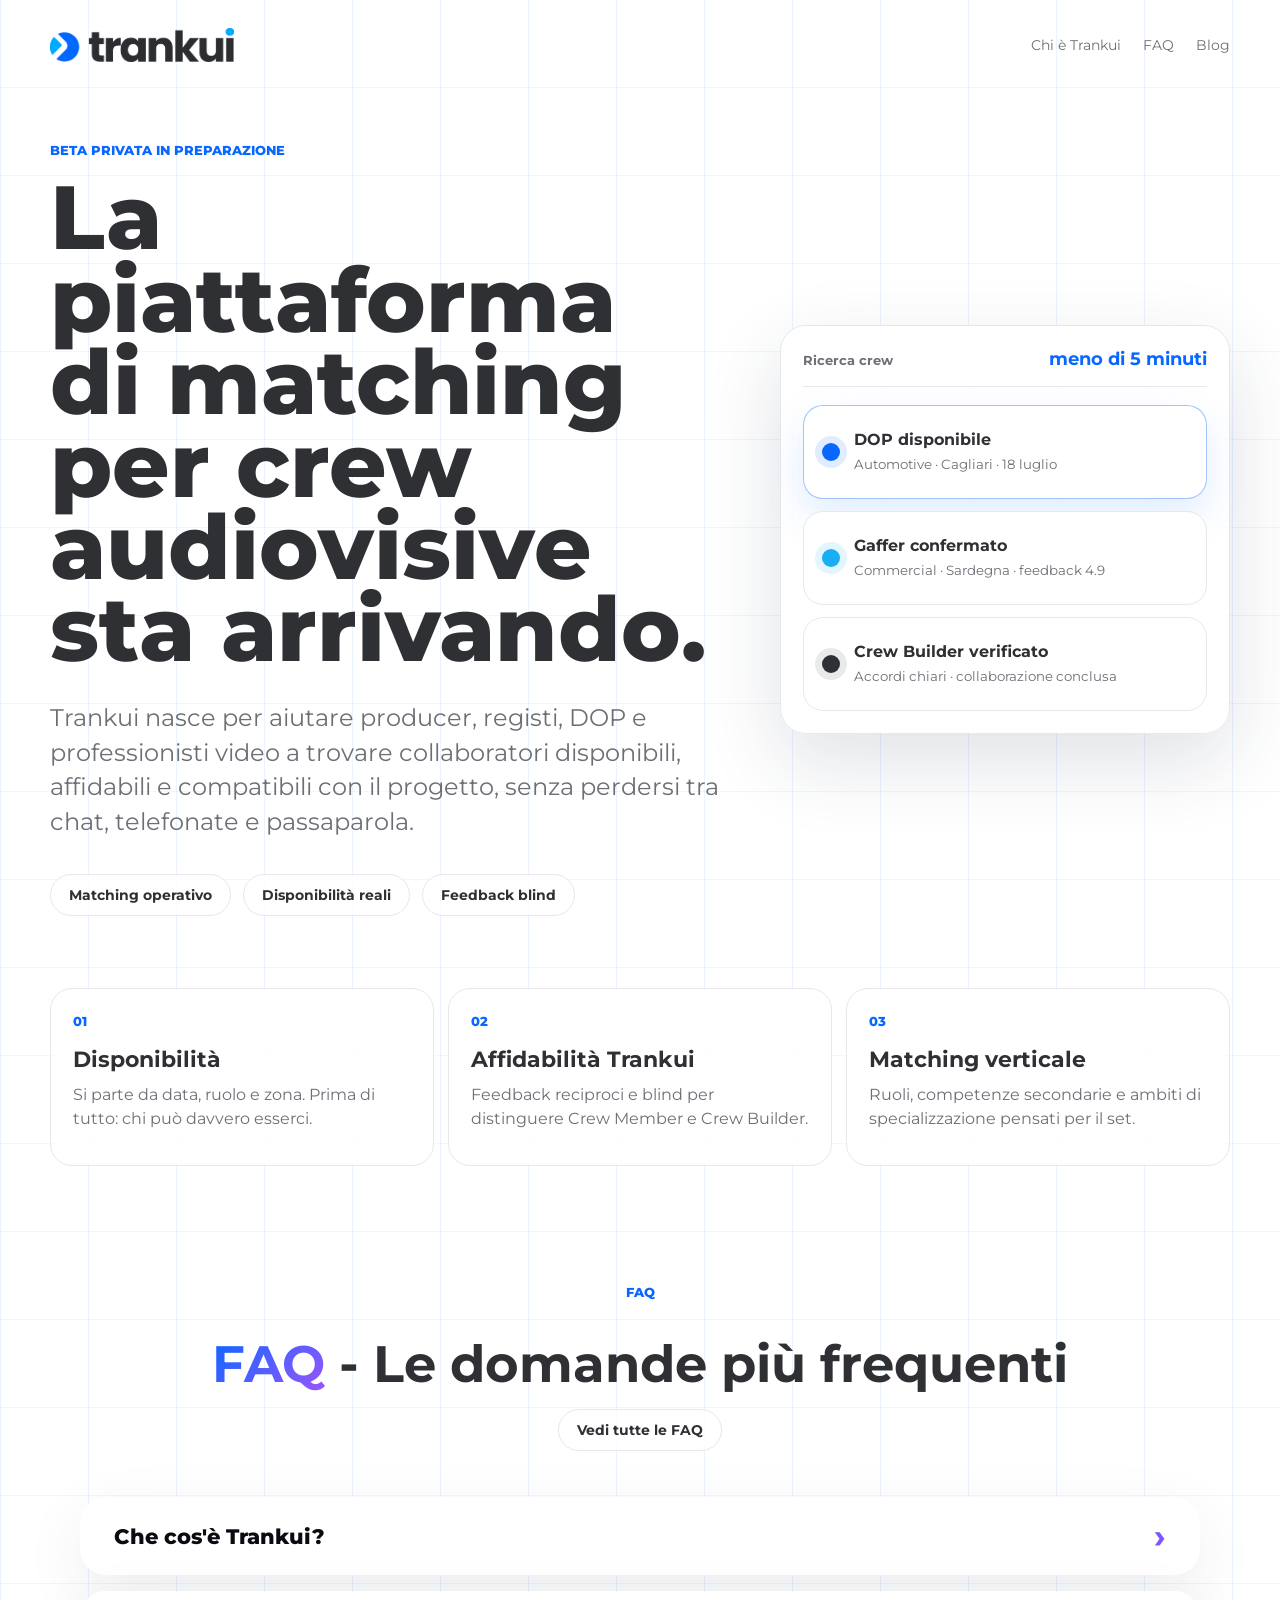
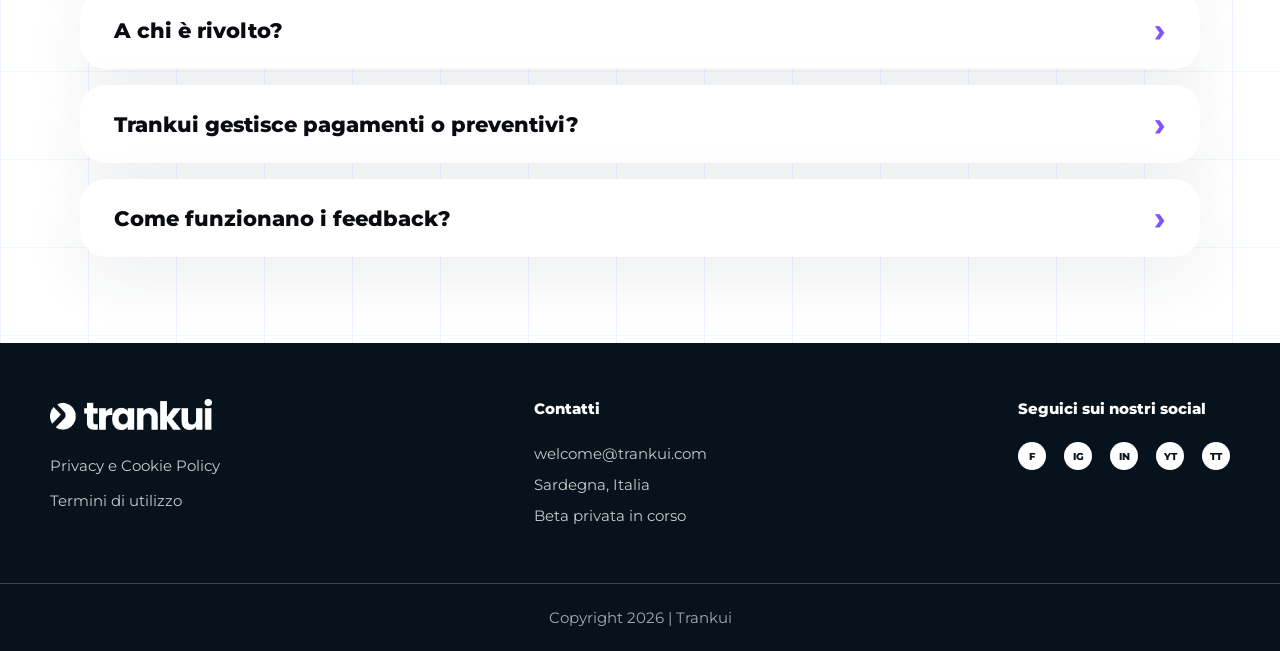
<file: index.html>
<!doctype html>
<html lang="it">
  <head>
    <meta charset="utf-8" />
    <meta name="viewport" content="width=device-width, initial-scale=1" />
    <title>Trankui | La piattaforma di matching per crew audiovisive</title>
    <meta
      name="description"
      content="Trankui sta arrivando: la piattaforma per trovare professionisti audiovisivi disponibili, affidabili e compatibili con la tua produzione."
    />
    <link rel="canonical" href="https://trankui.com/" />
    <meta property="og:type" content="website" />
    <meta property="og:site_name" content="Trankui" />
    <meta property="og:title" content="Trankui | Crew audiovisive affidabili" />
    <meta property="og:description" content="La piattaforma di matching per costruire crew audiovisive affidabili sta arrivando." />
    <meta property="og:url" content="https://trankui.com/" />
    <meta name="robots" content="index,follow,max-image-preview:large" />
    <meta property="og:image" content="https://trankui.com/assets/og-trankui.png?v=20260713-search-presence-1" />
    <meta property="og:image:width" content="1200" />
    <meta property="og:image:height" content="630" />
    <meta name="twitter:card" content="summary_large_image" />
    <meta name="twitter:title" content="Trankui | La piattaforma di matching per crew audiovisive" />
    <meta name="twitter:description" content="Trankui sta arrivando: la piattaforma per trovare professionisti audiovisivi disponibili, affidabili e compatibili con la tua produzione." />
    <meta name="twitter:image" content="https://trankui.com/assets/og-trankui.png?v=20260713-search-presence-1" />
    <meta name="theme-color" content="#ffffff" />
    <link rel="icon" href="/favicon.ico?v=20260713-search-presence-1" sizes="any" />
    <link rel="icon" type="image/png" sizes="48x48" href="/assets/favicon-48x48.png?v=20260713-search-presence-1" />
    <link rel="icon" type="image/png" sizes="96x96" href="/assets/favicon-96x96.png?v=20260713-search-presence-1" />
    <link rel="apple-touch-icon" sizes="180x180" href="/assets/apple-touch-icon.png?v=20260713-search-presence-1" />
    <link rel="stylesheet" href="./landing.css?v=20260720-faq-photo-logo-1" />
  </head>
  <body class="landing-page">
    <main class="landing-shell">
      <header class="landing-nav" aria-label="Trankui">
        <a class="landing-brand" href="./" aria-label="Trankui">
          <img src="./clipboard.png?v=20260706-official-logo" alt="Trankui" />
        </a>
        <nav aria-label="Informazioni">
          <a href="./trankui.html">Chi è Trankui</a>
          <a href="./faq.html">FAQ</a>
          <a href="./blog.html">Blog</a>
        </nav>
      </header>

      <section class="landing-hero" aria-labelledby="landingTitle">
        <div class="landing-copy">
          <p class="landing-eyebrow">Beta privata in preparazione</p>
          <h1 id="landingTitle">La piattaforma di matching per crew audiovisive sta arrivando.</h1>
          <p class="landing-lead">
            Trankui nasce per aiutare producer, registi, DOP e professionisti video a trovare collaboratori disponibili,
            affidabili e compatibili con il progetto, senza perdersi tra chat, telefonate e passaparola.
          </p>
          <div class="landing-actions" aria-label="Stato piattaforma">
            <span>Matching operativo</span>
            <span>Disponibilità reali</span>
            <span>Feedback blind</span>
          </div>
        </div>

        <aside class="landing-signal" aria-label="Anteprima sistema Trankui">
          <div class="signal-topline">
            <span>Ricerca crew</span>
            <strong>meno di 5 minuti</strong>
          </div>
          <div class="signal-card active">
            <span class="signal-dot"></span>
            <div>
              <strong>DOP disponibile</strong>
              <small>Automotive · Cagliari · 18 luglio</small>
            </div>
          </div>
          <div class="signal-card">
            <span class="signal-dot cyan"></span>
            <div>
              <strong>Gaffer confermato</strong>
              <small>Commercial · Sardegna · feedback 4.9</small>
            </div>
          </div>
          <div class="signal-card">
            <span class="signal-dot dark"></span>
            <div>
              <strong>Crew Builder verificato</strong>
              <small>Accordi chiari · collaborazione conclusa</small>
            </div>
          </div>
        </aside>
      </section>

      <section class="landing-proof" aria-label="Cosa risolve Trankui">
        <article>
          <span>01</span>
          <h2>Disponibilità</h2>
          <p>Si parte da data, ruolo e zona. Prima di tutto: chi può davvero esserci.</p>
        </article>
        <article>
          <span>02</span>
          <h2>Affidabilità Trankui</h2>
          <p>Feedback reciproci e blind per distinguere Crew Member e Crew Builder.</p>
        </article>
        <article>
          <span>03</span>
          <h2>Matching verticale</h2>
          <p>Ruoli, competenze secondarie e ambiti di specializzazione pensati per il set.</p>
        </article>
      </section>

      <section class="landing-faq" aria-labelledby="landingFaqTitle">
        <div class="landing-faq-head">
          <p class="landing-eyebrow">FAQ</p>
          <h2 id="landingFaqTitle"><span>FAQ</span> - Le domande più frequenti</h2>
          <a href="./faq.html">Vedi tutte le FAQ</a>
        </div>
        <div class="landing-faq-list">
          <details>
            <summary>Che cos'è Trankui?</summary>
            <p>Uno strumento operativo per trovare professionisti audiovisivi disponibili, affidabili e adatti a una produzione già confermata.</p>
          </details>
          <details>
            <summary>A chi è rivolto?</summary>
            <p>A producer, registi, videomaker, DOP, professionisti tecnici, creativi e produttivi. Ogni utente può sia cercare collaboratori sia essere trovato.</p>
          </details>
          <details>
            <summary>Trankui gestisce pagamenti o preventivi?</summary>
            <p>No. Compensi, preventivi e accordi commerciali restano liberi tra le parti. Trankui aiuta a creare il match e a costruire fiducia operativa.</p>
          </details>
          <details>
            <summary>Come funzionano i feedback?</summary>
            <p>Dopo una collaborazione conclusa, le recensioni sono reciproche e blind: diventano visibili solo quando entrambe le parti hanno lasciato il feedback.</p>
          </details>
        </div>
      </section>

      <footer class="landing-footer">
        <div class="landing-footer-inner">
          <div class="landing-footer-brand">
            <img src="./assets/brand/trankui-logo-negative-white.png?v=20260720-official-negative" alt="Trankui" />
            <a href="./privacy.html">Privacy e Cookie Policy</a>
            <a href="./termini.html">Termini di utilizzo</a>
          </div>
          <div class="landing-footer-contact">
            <h2>Contatti</h2>
            <a href="mailto:welcome@trankui.com">welcome@trankui.com</a>
            <span>Sardegna, Italia</span>
            <span>Beta privata in corso</span>
          </div>
          <div class="landing-footer-social">
            <h2>Seguici sui nostri social</h2>
            <div aria-label="Social Trankui">
              <span aria-label="Facebook">f</span>
              <span aria-label="Instagram">ig</span>
              <span aria-label="LinkedIn">in</span>
              <span aria-label="YouTube">yt</span>
              <span aria-label="TikTok">tt</span>
            </div>
          </div>
        </div>
        <p>Copyright 2026 | Trankui</p>
      </footer>
    </main>
  </body>
</html>
</file>
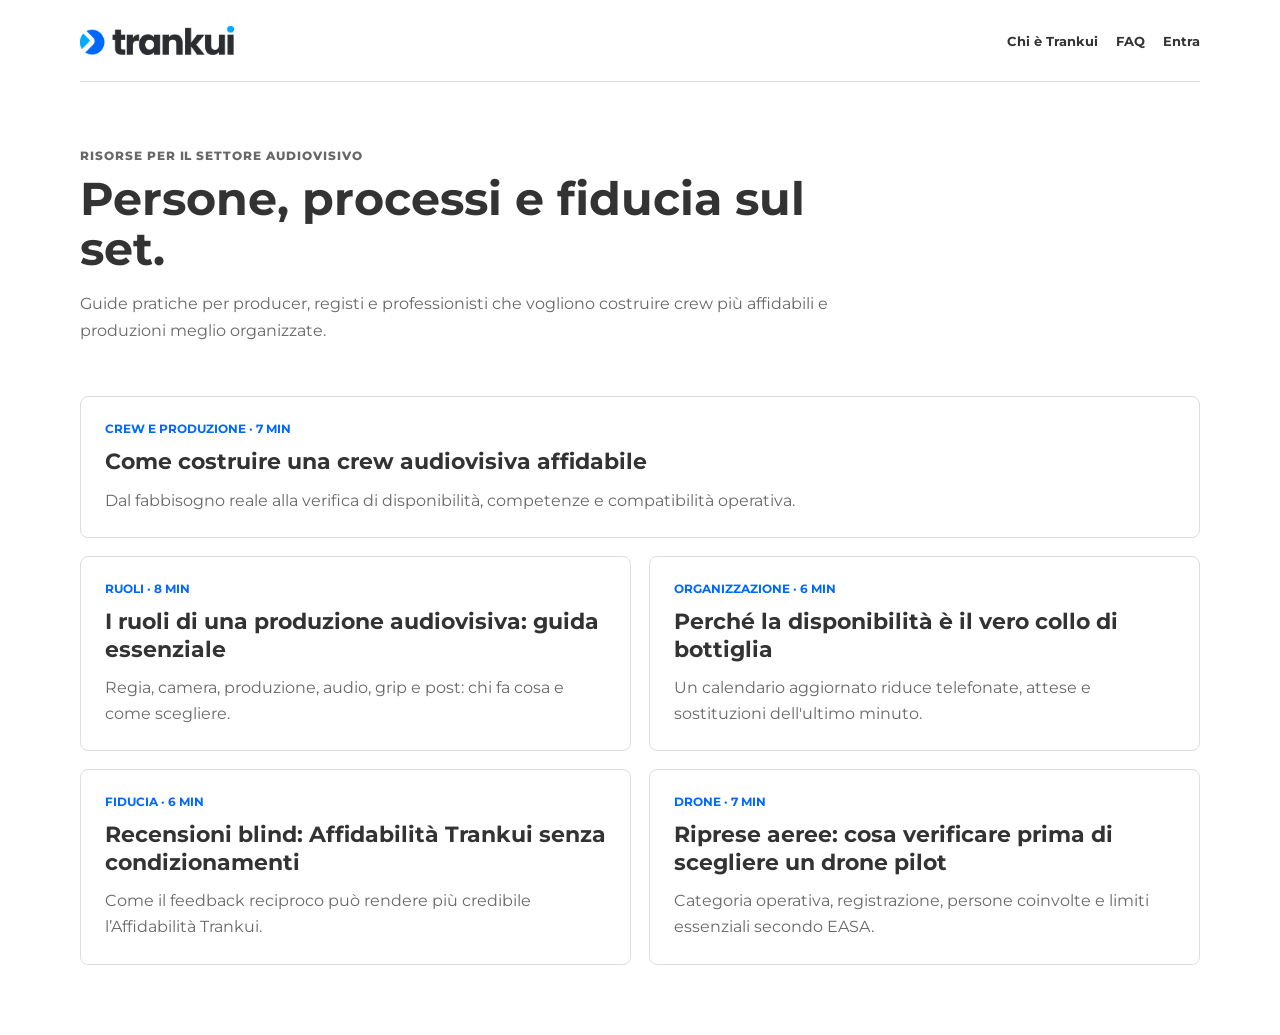
<file: blog.html>
<!doctype html><html lang="it">  <head>
    <meta charset="utf-8" />
    <meta name="viewport" content="width=device-width, initial-scale=1" />
    <title>Blog Trankui | Guide per professionisti audiovisivi</title>
    <meta name="description" content="Guide operative per producer, registi e professionisti video: crew, disponibilità, ruoli, feedback blind e collaborazioni." />
    <meta name="robots" content="index,follow,max-image-preview:large" />
    <link rel="canonical" href="https://trankui.com/blog.html" />
    <meta property="og:locale" content="it_IT" />
    <meta property="og:site_name" content="Trankui" />
    <meta property="og:type" content="website" />
    <meta property="og:title" content="Blog Trankui | Guide per professionisti audiovisivi" />
    <meta property="og:description" content="Guide operative per producer, registi e professionisti video: crew, disponibilità, ruoli, feedback blind e collaborazioni." />
    <meta property="og:url" content="https://trankui.com/blog.html" />
    <meta property="og:image" content="https://trankui.com/assets/og-trankui.png?v=20260713-search-presence-1" />
    <meta property="og:image:width" content="1200" />
    <meta property="og:image:height" content="630" />
    <meta name="twitter:card" content="summary_large_image" />
    <meta name="twitter:title" content="Blog Trankui | Guide per professionisti audiovisivi" />
    <meta name="twitter:description" content="Guide operative per producer, registi e professionisti video: crew, disponibilità, ruoli, feedback blind e collaborazioni." />
    <meta name="twitter:image" content="https://trankui.com/assets/og-trankui.png?v=20260713-search-presence-1" />
    <link rel="icon" href="/favicon.ico?v=20260713-search-presence-1" sizes="any" />
    <link rel="icon" type="image/png" sizes="48x48" href="/assets/favicon-48x48.png?v=20260713-search-presence-1" />
    <link rel="icon" type="image/png" sizes="96x96" href="/assets/favicon-96x96.png?v=20260713-search-presence-1" />
    <link rel="apple-touch-icon" sizes="180x180" href="/assets/apple-touch-icon.png?v=20260713-search-presence-1" />
    <link rel="manifest" href="/manifest.webmanifest?v=20260713-search-presence-1" />
    <meta name="theme-color" content="#0068ff" />
    <meta name="apple-mobile-web-app-capable" content="yes" />
    <meta name="apple-mobile-web-app-title" content="Trankui" />
    <script type="application/ld+json">
{
      "@context": "https://schema.org",
      "@type": "Blog",
      "name": "Blog Trankui",
      "url": "https://trankui.com/blog.html",
      "description": "Guide operative per costruire crew audiovisive affidabili.",
      "publisher": {
            "@id": "https://trankui.com/#organization"
      },
      "inLanguage": "it-IT"
}
    </script>
    <link rel="stylesheet" href="./styles.css?v=20260722-crew-modes-1" />
    <link rel="stylesheet" href="./blog.css?v=20260713-search-presence-1" />
  </head><body><div class="editorial-shell"><header class="editorial-head"><a href="./index.html"><img class="brand-logo" src="./clipboard.png?v=20260706-official-logo" alt="Trankui"></a><nav><a href="./trankui.html">Chi è Trankui</a><a href="./faq.html">FAQ</a><a href="./index.html">Entra</a></nav></header><main><section class="blog-intro"><p class="eyebrow">Risorse per il settore audiovisivo</p><h1>Persone, processi e fiducia sul set.</h1><p>Guide pratiche per producer, registi e professionisti che vogliono costruire crew più affidabili e produzioni meglio organizzate.</p></section><section class="article-grid">
<a class="article-card" href="./come-costruire-crew-audiovisiva.html"><span>CREW E PRODUZIONE · 7 MIN</span><h2>Come costruire una crew audiovisiva affidabile</h2><p>Dal fabbisogno reale alla verifica di disponibilità, competenze e compatibilità operativa.</p></a>
<a class="article-card" href="./ruoli-set-cinematografico.html"><span>RUOLI · 8 MIN</span><h2>I ruoli di una produzione audiovisiva: guida essenziale</h2><p>Regia, camera, produzione, audio, grip e post: chi fa cosa e come scegliere.</p></a>
<a class="article-card" href="./disponibilita-professionisti-video.html"><span>ORGANIZZAZIONE · 6 MIN</span><h2>Perché la disponibilità è il vero collo di bottiglia</h2><p>Un calendario aggiornato riduce telefonate, attese e sostituzioni dell'ultimo minuto.</p></a>
<a class="article-card" href="./recensioni-blind-professionisti.html"><span>FIDUCIA · 6 MIN</span><h2>Recensioni blind: Affidabilità Trankui senza condizionamenti</h2><p>Come il feedback reciproco può rendere più credibile l’Affidabilità Trankui.</p></a>
<a class="article-card" href="./drone-riprese-aeree-regole.html"><span>DRONE · 7 MIN</span><h2>Riprese aeree: cosa verificare prima di scegliere un drone pilot</h2><p>Categoria operativa, registrazione, persone coinvolte e limiti essenziali secondo EASA.</p></a>
</section></main></div></body></html>
</file>
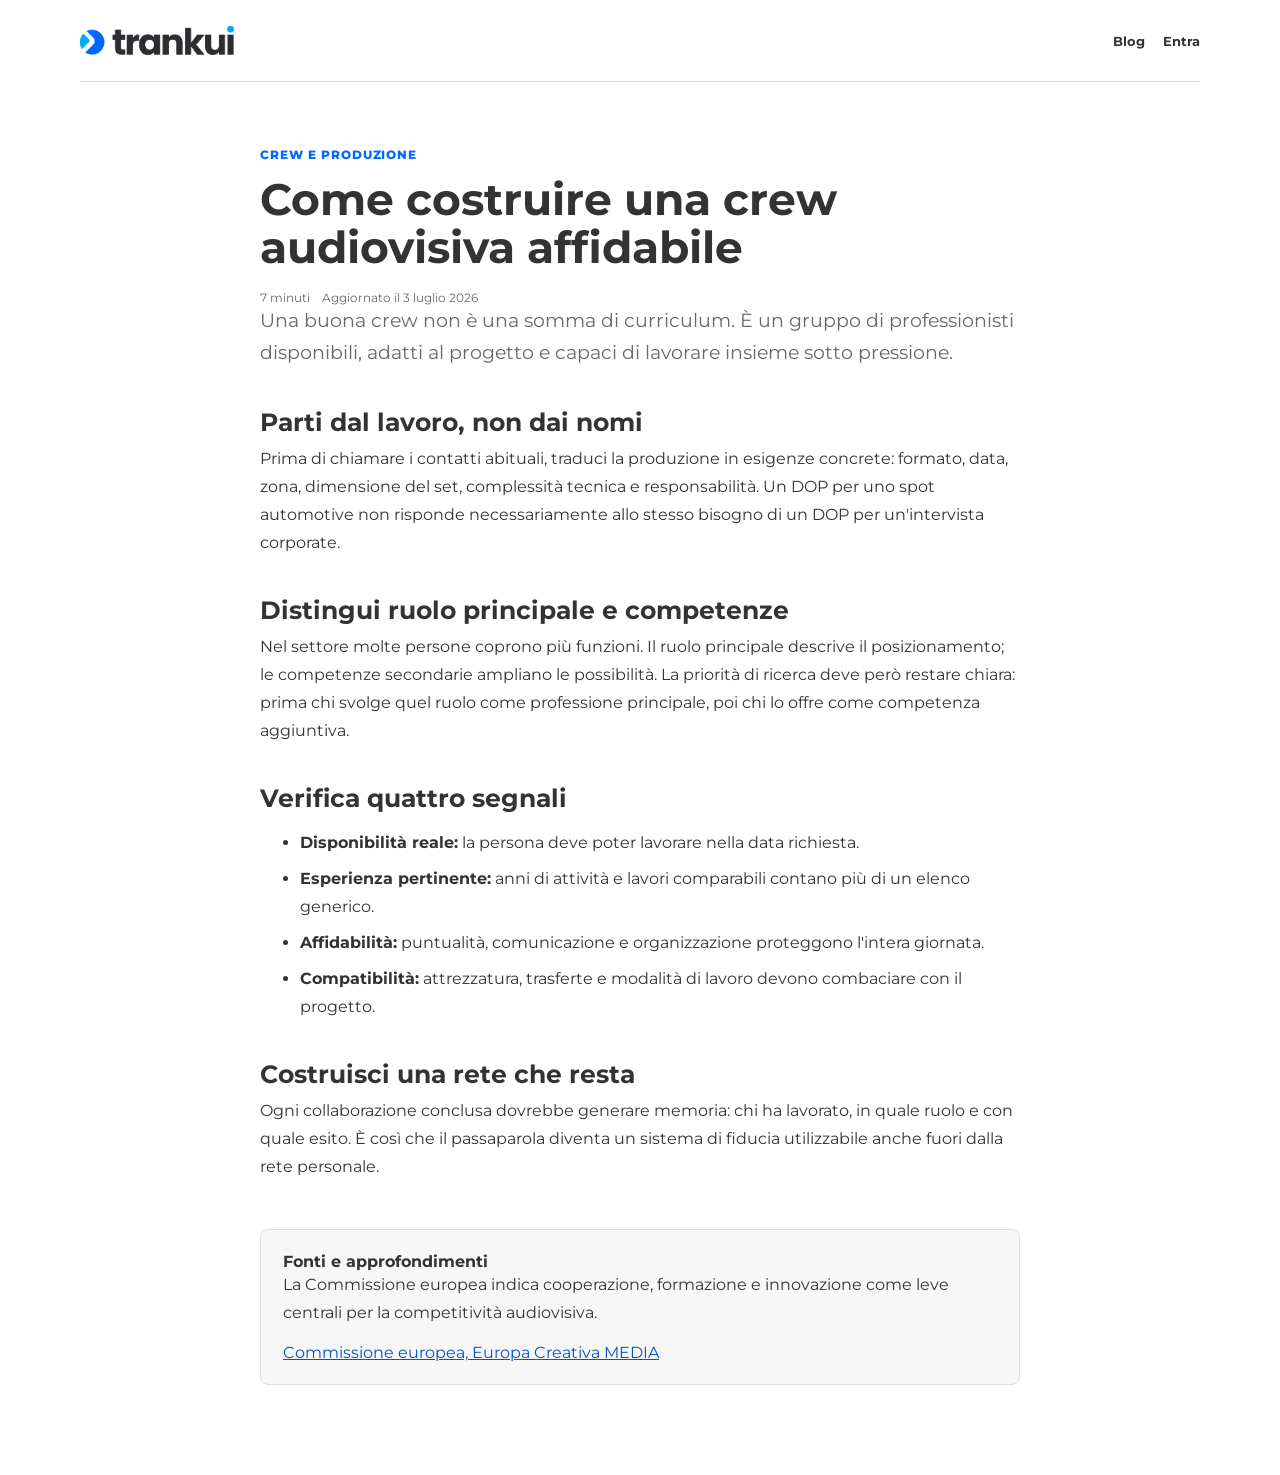
<file: come-costruire-crew-audiovisiva.html>
<!doctype html><html lang="it">  <head>
    <meta charset="utf-8" />
    <meta name="viewport" content="width=device-width, initial-scale=1" />
    <title>Come costruire una crew audiovisiva affidabile | Trankui</title>
    <meta name="description" content="Metodo pratico per trovare e selezionare professionisti audiovisivi disponibili, competenti e affidabili." />
    <meta name="robots" content="index,follow,max-image-preview:large" />
    <link rel="canonical" href="https://trankui.com/come-costruire-crew-audiovisiva.html" />
    <meta property="og:locale" content="it_IT" />
    <meta property="og:site_name" content="Trankui" />
    <meta property="og:type" content="article" />
    <meta property="og:title" content="Come costruire una crew audiovisiva affidabile | Trankui" />
    <meta property="og:description" content="Metodo pratico per trovare e selezionare professionisti audiovisivi disponibili, competenti e affidabili." />
    <meta property="og:url" content="https://trankui.com/come-costruire-crew-audiovisiva.html" />
    <meta property="og:image" content="https://trankui.com/assets/og-trankui.png?v=20260713-search-presence-1" />
    <meta property="og:image:width" content="1200" />
    <meta property="og:image:height" content="630" />
    <meta name="twitter:card" content="summary_large_image" />
    <meta name="twitter:title" content="Come costruire una crew audiovisiva affidabile | Trankui" />
    <meta name="twitter:description" content="Metodo pratico per trovare e selezionare professionisti audiovisivi disponibili, competenti e affidabili." />
    <meta name="twitter:image" content="https://trankui.com/assets/og-trankui.png?v=20260713-search-presence-1" />
    <link rel="icon" href="/favicon.ico?v=20260713-search-presence-1" sizes="any" />
    <link rel="icon" type="image/png" sizes="48x48" href="/assets/favicon-48x48.png?v=20260713-search-presence-1" />
    <link rel="icon" type="image/png" sizes="96x96" href="/assets/favicon-96x96.png?v=20260713-search-presence-1" />
    <link rel="apple-touch-icon" sizes="180x180" href="/assets/apple-touch-icon.png?v=20260713-search-presence-1" />
    <link rel="manifest" href="/manifest.webmanifest?v=20260713-search-presence-1" />
    <meta name="theme-color" content="#0068ff" />
    <meta name="apple-mobile-web-app-capable" content="yes" />
    <meta name="apple-mobile-web-app-title" content="Trankui" />
    <script type="application/ld+json">
{
      "@context": "https://schema.org",
      "@type": "Article",
      "headline": "Come costruire una crew audiovisiva affidabile",
      "description": "Metodo pratico per trovare e selezionare professionisti audiovisivi disponibili, competenti e affidabili.",
      "url": "https://trankui.com/come-costruire-crew-audiovisiva.html",
      "image": "https://trankui.com/assets/og-trankui.png?v=20260713-search-presence-1",
      "datePublished": "2026-07-03",
      "dateModified": "2026-07-13",
      "author": {
            "@type": "Organization",
            "name": "Trankui"
      },
      "publisher": {
            "@type": "Organization",
            "name": "Trankui",
            "url": "https://trankui.com/",
            "logo": {
                  "@type": "ImageObject",
                  "url": "https://trankui.com/assets/trankui-icon-512.png?v=20260713-search-presence-1"
            }
      },
      "inLanguage": "it-IT",
      "mainEntityOfPage": {
            "@type": "WebPage",
            "@id": "https://trankui.com/come-costruire-crew-audiovisiva.html"
      }
}
    </script>
    <link rel="stylesheet" href="./styles.css?v=20260722-crew-modes-1" />
    <link rel="stylesheet" href="./blog.css?v=20260713-search-presence-1" />
  </head><body><div class="editorial-shell"><header class="editorial-head"><a href="./index.html"><img class="brand-logo" src="./clipboard.png?v=20260706-official-logo" alt="Trankui"></a><nav><a href="./blog.html">Blog</a><a href="./index.html">Entra</a></nav></header></div><article class="article-page"><p class="eyebrow">Crew e produzione</p><h1>Come costruire una crew audiovisiva affidabile</h1><div class="article-meta"><span>7 minuti</span><span>Aggiornato il 3 luglio 2026</span></div><p class="lead">Una buona crew non è una somma di curriculum. È un gruppo di professionisti disponibili, adatti al progetto e capaci di lavorare insieme sotto pressione.</p><h2>Parti dal lavoro, non dai nomi</h2><p>Prima di chiamare i contatti abituali, traduci la produzione in esigenze concrete: formato, data, zona, dimensione del set, complessità tecnica e responsabilità. Un DOP per uno spot automotive non risponde necessariamente allo stesso bisogno di un DOP per un'intervista corporate.</p><h2>Distingui ruolo principale e competenze</h2><p>Nel settore molte persone coprono più funzioni. Il ruolo principale descrive il posizionamento; le competenze secondarie ampliano le possibilità. La priorità di ricerca deve però restare chiara: prima chi svolge quel ruolo come professione principale, poi chi lo offre come competenza aggiuntiva.</p><h2>Verifica quattro segnali</h2><ul><li><strong>Disponibilità reale:</strong> la persona deve poter lavorare nella data richiesta.</li><li><strong>Esperienza pertinente:</strong> anni di attività e lavori comparabili contano più di un elenco generico.</li><li><strong>Affidabilità:</strong> puntualità, comunicazione e organizzazione proteggono l'intera giornata.</li><li><strong>Compatibilità:</strong> attrezzatura, trasferte e modalità di lavoro devono combaciare con il progetto.</li></ul><h2>Costruisci una rete che resta</h2><p>Ogni collaborazione conclusa dovrebbe generare memoria: chi ha lavorato, in quale ruolo e con quale esito. È così che il passaparola diventa un sistema di fiducia utilizzabile anche fuori dalla rete personale.</p><aside class="sources"><strong>Fonti e approfondimenti</strong><p>La Commissione europea indica cooperazione, formazione e innovazione come leve centrali per la competitività audiovisiva.</p><a href="https://culture.ec.europa.eu/it/creative-europe/creative-europe-media-strand" target="_blank" rel="noopener">Commissione europea, Europa Creativa MEDIA</a></aside></article></body></html>
</file>
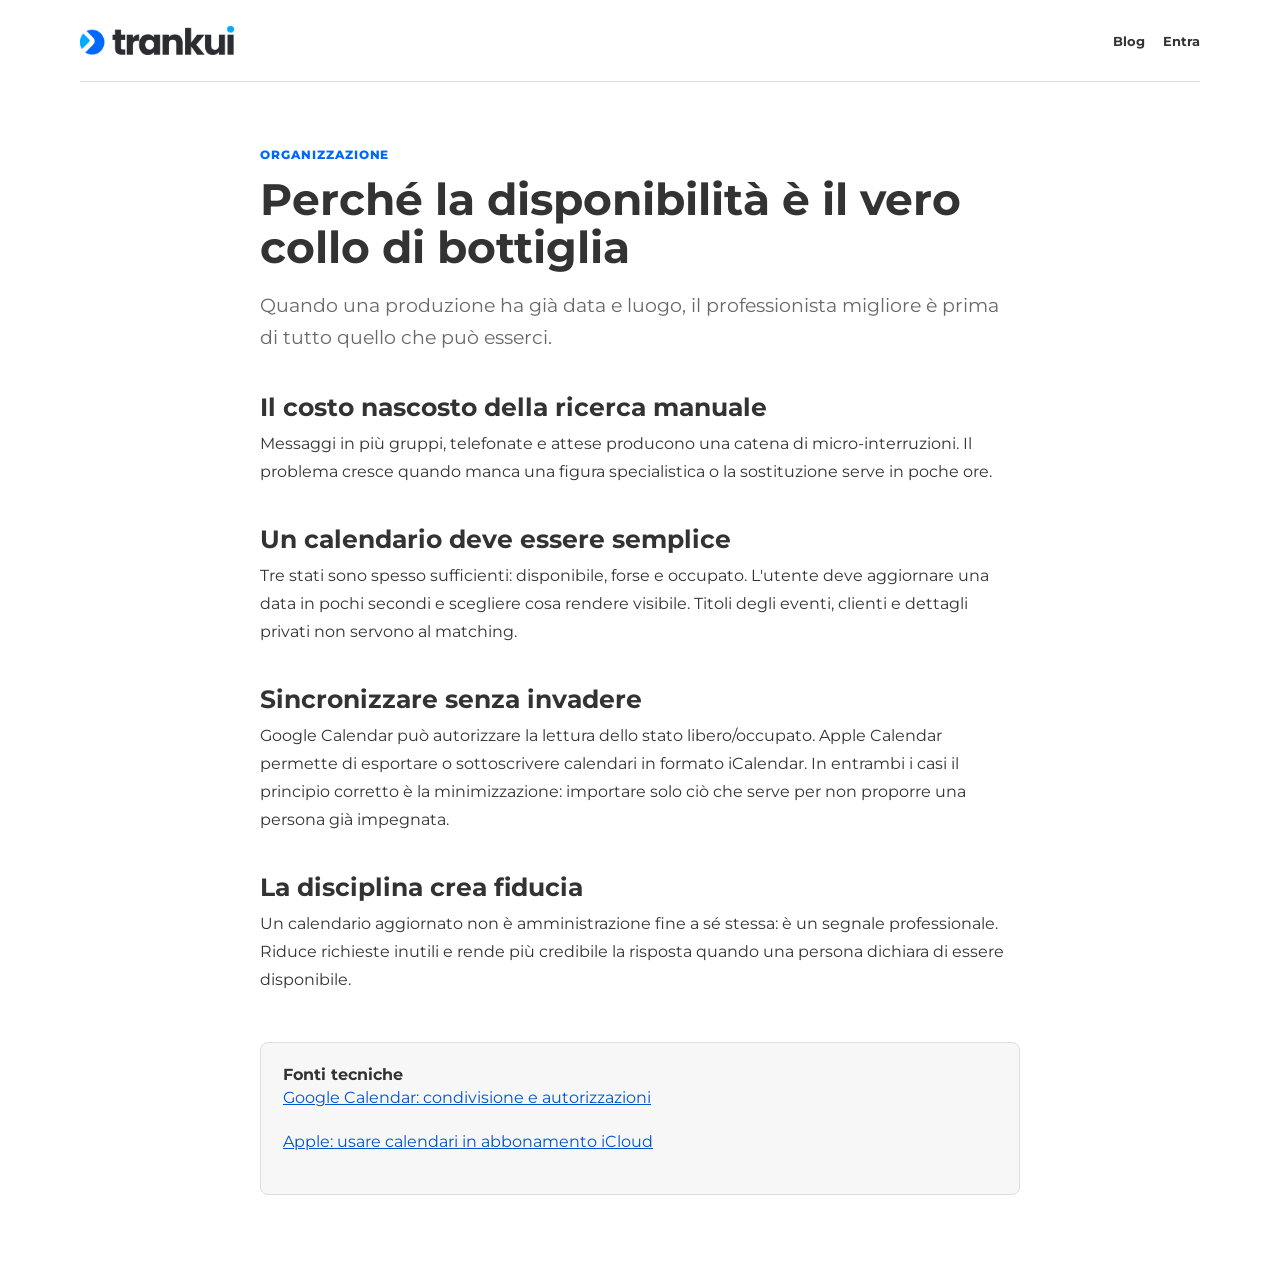
<file: disponibilita-professionisti-video.html>
<!doctype html><html lang="it">  <head>
    <meta charset="utf-8" />
    <meta name="viewport" content="width=device-width, initial-scale=1" />
    <title>Disponibilità dei professionisti video | Trankui</title>
    <meta name="description" content="Come gestire disponibilità e calendario per trovare collaboratori audiovisivi più velocemente." />
    <meta name="robots" content="index,follow,max-image-preview:large" />
    <link rel="canonical" href="https://trankui.com/disponibilita-professionisti-video.html" />
    <meta property="og:locale" content="it_IT" />
    <meta property="og:site_name" content="Trankui" />
    <meta property="og:type" content="article" />
    <meta property="og:title" content="Disponibilità dei professionisti video | Trankui" />
    <meta property="og:description" content="Come gestire disponibilità e calendario per trovare collaboratori audiovisivi più velocemente." />
    <meta property="og:url" content="https://trankui.com/disponibilita-professionisti-video.html" />
    <meta property="og:image" content="https://trankui.com/assets/og-trankui.png?v=20260713-search-presence-1" />
    <meta property="og:image:width" content="1200" />
    <meta property="og:image:height" content="630" />
    <meta name="twitter:card" content="summary_large_image" />
    <meta name="twitter:title" content="Disponibilità dei professionisti video | Trankui" />
    <meta name="twitter:description" content="Come gestire disponibilità e calendario per trovare collaboratori audiovisivi più velocemente." />
    <meta name="twitter:image" content="https://trankui.com/assets/og-trankui.png?v=20260713-search-presence-1" />
    <link rel="icon" href="/favicon.ico?v=20260713-search-presence-1" sizes="any" />
    <link rel="icon" type="image/png" sizes="48x48" href="/assets/favicon-48x48.png?v=20260713-search-presence-1" />
    <link rel="icon" type="image/png" sizes="96x96" href="/assets/favicon-96x96.png?v=20260713-search-presence-1" />
    <link rel="apple-touch-icon" sizes="180x180" href="/assets/apple-touch-icon.png?v=20260713-search-presence-1" />
    <link rel="manifest" href="/manifest.webmanifest?v=20260713-search-presence-1" />
    <meta name="theme-color" content="#0068ff" />
    <meta name="apple-mobile-web-app-capable" content="yes" />
    <meta name="apple-mobile-web-app-title" content="Trankui" />
    <script type="application/ld+json">
{
      "@context": "https://schema.org",
      "@type": "Article",
      "headline": "Perché la disponibilità è il vero collo di bottiglia",
      "description": "Come gestire disponibilità e calendario per trovare collaboratori audiovisivi più velocemente.",
      "url": "https://trankui.com/disponibilita-professionisti-video.html",
      "image": "https://trankui.com/assets/og-trankui.png?v=20260713-search-presence-1",
      "datePublished": "2026-07-03",
      "dateModified": "2026-07-13",
      "author": {
            "@type": "Organization",
            "name": "Trankui"
      },
      "publisher": {
            "@type": "Organization",
            "name": "Trankui",
            "url": "https://trankui.com/",
            "logo": {
                  "@type": "ImageObject",
                  "url": "https://trankui.com/assets/trankui-icon-512.png?v=20260713-search-presence-1"
            }
      },
      "inLanguage": "it-IT",
      "mainEntityOfPage": {
            "@type": "WebPage",
            "@id": "https://trankui.com/disponibilita-professionisti-video.html"
      }
}
    </script>
    <link rel="stylesheet" href="./styles.css?v=20260722-crew-modes-1" />
    <link rel="stylesheet" href="./blog.css?v=20260713-search-presence-1" />
  </head><body><div class="editorial-shell"><header class="editorial-head"><a href="./index.html"><img class="brand-logo" src="./clipboard.png?v=20260706-official-logo" alt="Trankui"></a><nav><a href="./blog.html">Blog</a><a href="./index.html">Entra</a></nav></header></div><article class="article-page"><p class="eyebrow">Organizzazione</p><h1>Perché la disponibilità è il vero collo di bottiglia</h1><p class="lead">Quando una produzione ha già data e luogo, il professionista migliore è prima di tutto quello che può esserci.</p><h2>Il costo nascosto della ricerca manuale</h2><p>Messaggi in più gruppi, telefonate e attese producono una catena di micro-interruzioni. Il problema cresce quando manca una figura specialistica o la sostituzione serve in poche ore.</p><h2>Un calendario deve essere semplice</h2><p>Tre stati sono spesso sufficienti: disponibile, forse e occupato. L'utente deve aggiornare una data in pochi secondi e scegliere cosa rendere visibile. Titoli degli eventi, clienti e dettagli privati non servono al matching.</p><h2>Sincronizzare senza invadere</h2><p>Google Calendar può autorizzare la lettura dello stato libero/occupato. Apple Calendar permette di esportare o sottoscrivere calendari in formato iCalendar. In entrambi i casi il principio corretto è la minimizzazione: importare solo ciò che serve per non proporre una persona già impegnata.</p><h2>La disciplina crea fiducia</h2><p>Un calendario aggiornato non è amministrazione fine a sé stessa: è un segnale professionale. Riduce richieste inutili e rende più credibile la risposta quando una persona dichiara di essere disponibile.</p><aside class="sources"><strong>Fonti tecniche</strong><p><a href="https://support.google.com/calendar/answer/37082?hl=it" target="_blank" rel="noopener">Google Calendar: condivisione e autorizzazioni</a></p><p><a href="https://support.apple.com/it-it/102301" target="_blank" rel="noopener">Apple: usare calendari in abbonamento iCloud</a></p></aside></article></body></html>
</file>
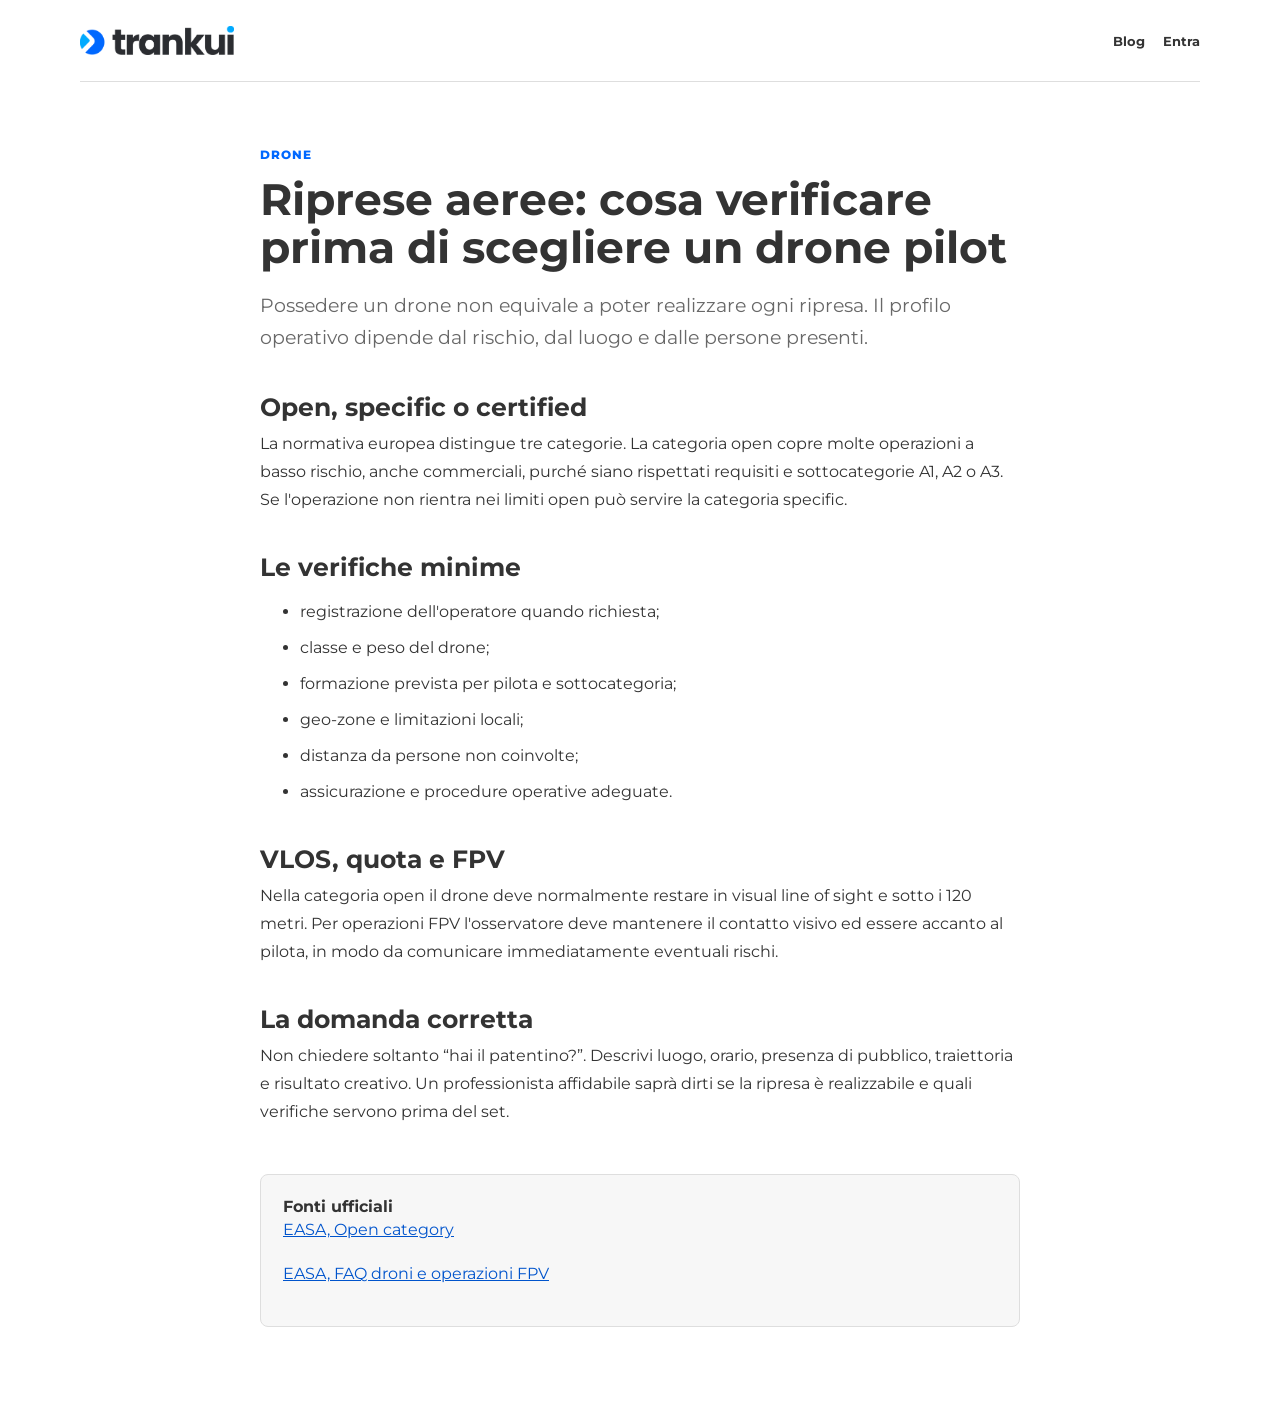
<file: drone-riprese-aeree-regole.html>
<!doctype html><html lang="it">  <head>
    <meta charset="utf-8" />
    <meta name="viewport" content="width=device-width, initial-scale=1" />
    <title>Drone pilot e riprese aeree: regole essenziali | Trankui</title>
    <meta name="description" content="Cosa verificare quando scegli un drone pilot per una produzione audiovisiva secondo le regole EASA." />
    <meta name="robots" content="index,follow,max-image-preview:large" />
    <link rel="canonical" href="https://trankui.com/drone-riprese-aeree-regole.html" />
    <meta property="og:locale" content="it_IT" />
    <meta property="og:site_name" content="Trankui" />
    <meta property="og:type" content="article" />
    <meta property="og:title" content="Drone pilot e riprese aeree: regole essenziali | Trankui" />
    <meta property="og:description" content="Cosa verificare quando scegli un drone pilot per una produzione audiovisiva secondo le regole EASA." />
    <meta property="og:url" content="https://trankui.com/drone-riprese-aeree-regole.html" />
    <meta property="og:image" content="https://trankui.com/assets/og-trankui.png?v=20260713-search-presence-1" />
    <meta property="og:image:width" content="1200" />
    <meta property="og:image:height" content="630" />
    <meta name="twitter:card" content="summary_large_image" />
    <meta name="twitter:title" content="Drone pilot e riprese aeree: regole essenziali | Trankui" />
    <meta name="twitter:description" content="Cosa verificare quando scegli un drone pilot per una produzione audiovisiva secondo le regole EASA." />
    <meta name="twitter:image" content="https://trankui.com/assets/og-trankui.png?v=20260713-search-presence-1" />
    <link rel="icon" href="/favicon.ico?v=20260713-search-presence-1" sizes="any" />
    <link rel="icon" type="image/png" sizes="48x48" href="/assets/favicon-48x48.png?v=20260713-search-presence-1" />
    <link rel="icon" type="image/png" sizes="96x96" href="/assets/favicon-96x96.png?v=20260713-search-presence-1" />
    <link rel="apple-touch-icon" sizes="180x180" href="/assets/apple-touch-icon.png?v=20260713-search-presence-1" />
    <link rel="manifest" href="/manifest.webmanifest?v=20260713-search-presence-1" />
    <meta name="theme-color" content="#0068ff" />
    <meta name="apple-mobile-web-app-capable" content="yes" />
    <meta name="apple-mobile-web-app-title" content="Trankui" />
    <script type="application/ld+json">
{
      "@context": "https://schema.org",
      "@type": "Article",
      "headline": "Riprese aeree: cosa verificare prima di scegliere un drone pilot",
      "description": "Cosa verificare quando scegli un drone pilot per una produzione audiovisiva secondo le regole EASA.",
      "url": "https://trankui.com/drone-riprese-aeree-regole.html",
      "image": "https://trankui.com/assets/og-trankui.png?v=20260713-search-presence-1",
      "datePublished": "2026-07-03",
      "dateModified": "2026-07-13",
      "author": {
            "@type": "Organization",
            "name": "Trankui"
      },
      "publisher": {
            "@type": "Organization",
            "name": "Trankui",
            "url": "https://trankui.com/",
            "logo": {
                  "@type": "ImageObject",
                  "url": "https://trankui.com/assets/trankui-icon-512.png?v=20260713-search-presence-1"
            }
      },
      "inLanguage": "it-IT",
      "mainEntityOfPage": {
            "@type": "WebPage",
            "@id": "https://trankui.com/drone-riprese-aeree-regole.html"
      }
}
    </script>
    <link rel="stylesheet" href="./styles.css?v=20260722-crew-modes-1" />
    <link rel="stylesheet" href="./blog.css?v=20260713-search-presence-1" />
  </head><body><div class="editorial-shell"><header class="editorial-head"><a href="./index.html"><img class="brand-logo" src="./clipboard.png?v=20260706-official-logo" alt="Trankui"></a><nav><a href="./blog.html">Blog</a><a href="./index.html">Entra</a></nav></header></div><article class="article-page"><p class="eyebrow">Drone</p><h1>Riprese aeree: cosa verificare prima di scegliere un drone pilot</h1><p class="lead">Possedere un drone non equivale a poter realizzare ogni ripresa. Il profilo operativo dipende dal rischio, dal luogo e dalle persone presenti.</p><h2>Open, specific o certified</h2><p>La normativa europea distingue tre categorie. La categoria open copre molte operazioni a basso rischio, anche commerciali, purché siano rispettati requisiti e sottocategorie A1, A2 o A3. Se l'operazione non rientra nei limiti open può servire la categoria specific.</p><h2>Le verifiche minime</h2><ul><li>registrazione dell'operatore quando richiesta;</li><li>classe e peso del drone;</li><li>formazione prevista per pilota e sottocategoria;</li><li>geo-zone e limitazioni locali;</li><li>distanza da persone non coinvolte;</li><li>assicurazione e procedure operative adeguate.</li></ul><h2>VLOS, quota e FPV</h2><p>Nella categoria open il drone deve normalmente restare in visual line of sight e sotto i 120 metri. Per operazioni FPV l'osservatore deve mantenere il contatto visivo ed essere accanto al pilota, in modo da comunicare immediatamente eventuali rischi.</p><h2>La domanda corretta</h2><p>Non chiedere soltanto “hai il patentino?”. Descrivi luogo, orario, presenza di pubblico, traiettoria e risultato creativo. Un professionista affidabile saprà dirti se la ripresa è realizzabile e quali verifiche servono prima del set.</p><aside class="sources"><strong>Fonti ufficiali</strong><p><a href="https://www.easa.europa.eu/en/domains/drones-air-mobility/operating-drone/open-category-low-risk-civil-drones" target="_blank" rel="noopener">EASA, Open category</a></p><p><a href="https://www.easa.europa.eu/en/the-agency/faqs/drones-uas" target="_blank" rel="noopener">EASA, FAQ droni e operazioni FPV</a></p></aside></article></body></html>
</file>
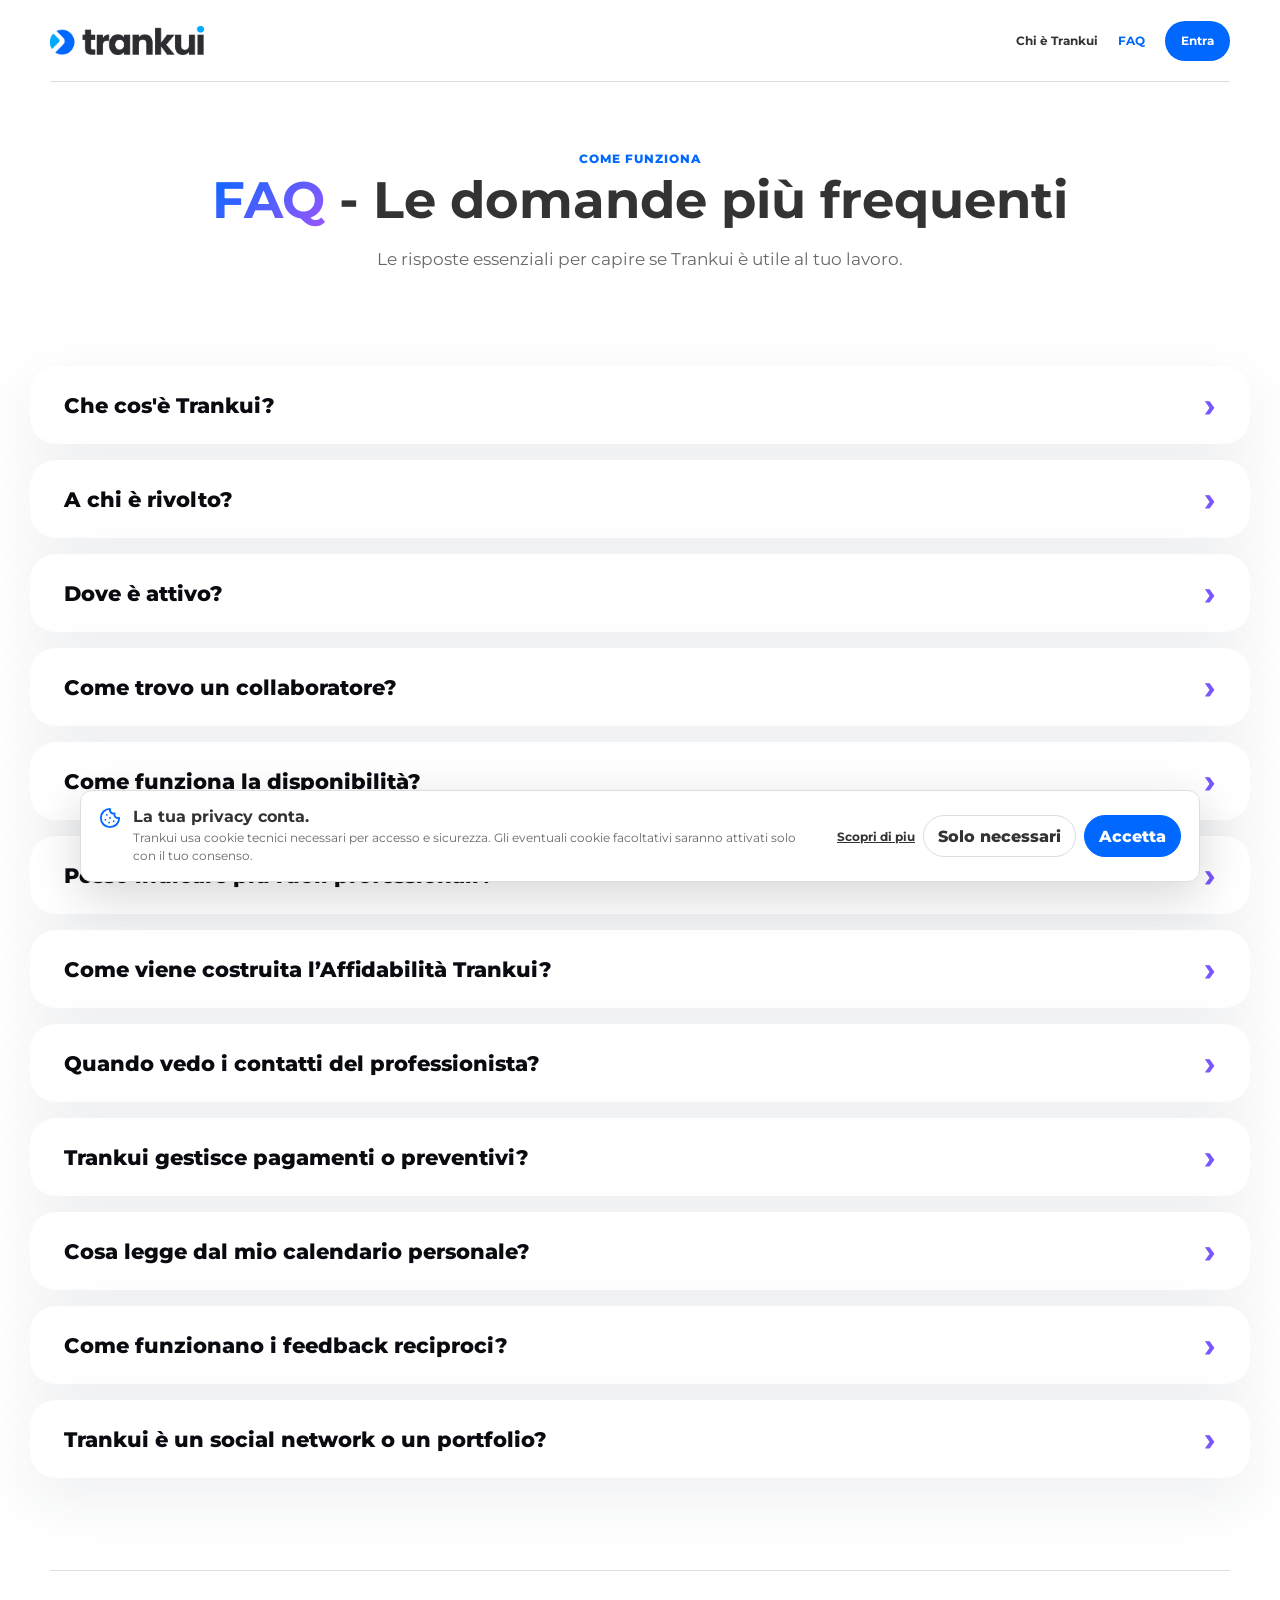
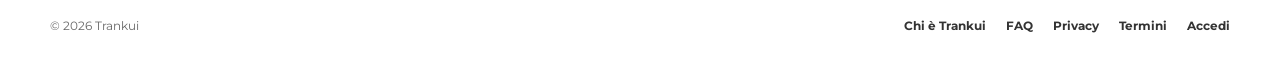
<file: faq.html>
<!doctype html>
<html lang="it">
    <head>
    <meta charset="utf-8" />
    <meta name="viewport" content="width=device-width, initial-scale=1" />
    <title>FAQ Trankui | Domande frequenti</title>
    <meta name="description" content="Domande frequenti su Trankui, la piattaforma per costruire crew audiovisive affidabili." />
    <meta name="robots" content="index,follow,max-image-preview:large" />
    <link rel="canonical" href="https://trankui.com/faq.html" />
    <meta property="og:locale" content="it_IT" />
    <meta property="og:site_name" content="Trankui" />
    <meta property="og:type" content="website" />
    <meta property="og:title" content="FAQ Trankui | Domande frequenti" />
    <meta property="og:description" content="Domande frequenti su Trankui, la piattaforma per costruire crew audiovisive affidabili." />
    <meta property="og:url" content="https://trankui.com/faq.html" />
    <meta property="og:image" content="https://trankui.com/assets/og-trankui.png?v=20260713-search-presence-1" />
    <meta property="og:image:width" content="1200" />
    <meta property="og:image:height" content="630" />
    <meta name="twitter:card" content="summary_large_image" />
    <meta name="twitter:title" content="FAQ Trankui | Domande frequenti" />
    <meta name="twitter:description" content="Domande frequenti su Trankui, la piattaforma per costruire crew audiovisive affidabili." />
    <meta name="twitter:image" content="https://trankui.com/assets/og-trankui.png?v=20260713-search-presence-1" />
    <link rel="icon" href="/favicon.ico?v=20260713-search-presence-1" sizes="any" />
    <link rel="icon" type="image/png" sizes="48x48" href="/assets/favicon-48x48.png?v=20260713-search-presence-1" />
    <link rel="icon" type="image/png" sizes="96x96" href="/assets/favicon-96x96.png?v=20260713-search-presence-1" />
    <link rel="apple-touch-icon" sizes="180x180" href="/assets/apple-touch-icon.png?v=20260713-search-presence-1" />
    <link rel="manifest" href="/manifest.webmanifest?v=20260713-search-presence-1" />
    <meta name="theme-color" content="#0068ff" />
    <meta name="apple-mobile-web-app-capable" content="yes" />
    <meta name="apple-mobile-web-app-title" content="Trankui" />
    <script type="application/ld+json">
{
      "@context": "https://schema.org",
      "@type": "FAQPage",
      "name": "FAQ Trankui",
      "url": "https://trankui.com/faq.html",
      "publisher": {
            "@type": "Organization",
            "name": "Trankui",
            "url": "https://trankui.com/",
            "logo": {
                  "@type": "ImageObject",
                  "url": "https://trankui.com/assets/trankui-icon-512.png?v=20260713-search-presence-1"
            }
      },
      "inLanguage": "it-IT",
      "mainEntity": [
            {
                  "@type": "Question",
                  "name": "Che cos'è Trankui?",
                  "acceptedAnswer": {
                        "@type": "Answer",
                        "text": "È uno strumento operativo per trovare e contattare professionisti audiovisivi disponibili, affidabili e adatti a una produzione già confermata."
                  }
            },
            {
                  "@type": "Question",
                  "name": "A chi è rivolto?",
                  "acceptedAnswer": {
                        "@type": "Answer",
                        "text": "A producer, registi, videomaker, DOP e a tutte le figure tecniche, creative e produttive del settore audiovisivo. Ogni professionista può sia cercare collaboratori sia essere trovato."
                  }
            },
            {
                  "@type": "Question",
                  "name": "Dove è attivo?",
                  "acceptedAnswer": {
                        "@type": "Answer",
                        "text": "Trankui nasce in Sardegna e parte dalla comunità professionale dell'isola. La struttura è progettata per estendersi progressivamente ad altre regioni."
                  }
            },
            {
                  "@type": "Question",
                  "name": "Come trovo un collaboratore?",
                  "acceptedAnswer": {
                        "@type": "Answer",
                        "text": "Seleziona ruolo, data e zona. Trankui mostra prima i professionisti disponibili che hanno quel ruolo come principale, poi quelli che lo possiedono come competenza secondaria."
                  }
            },
            {
                  "@type": "Question",
                  "name": "Come funziona la disponibilità?",
                  "acceptedAnswer": {
                        "@type": "Answer",
                        "text": "Ogni professionista aggiorna il proprio calendario indicando giorni disponibili, incerti o occupati. Una collaborazione confermata blocca automaticamente la data."
                  }
            },
            {
                  "@type": "Question",
                  "name": "Posso indicare più ruoli professionali?",
                  "acceptedAnswer": {
                        "@type": "Answer",
                        "text": "Sì. Il profilo prevede un ruolo principale e fino a cinque competenze secondarie. Il ruolo principale definisce il posizionamento, quelli secondari ampliano la ricercabilità."
                  }
            },
            {
                  "@type": "Question",
                  "name": "Come viene costruita l’Affidabilità Trankui?",
                  "acceptedAnswer": {
                        "@type": "Answer",
                        "text": "Attraverso collaborazioni concluse, feedback reciproci e valutazioni su puntualità, comunicazione, affidabilità, organizzazione e problem solving. Le recensioni sono collegate a match reali."
                  }
            },
            {
                  "@type": "Question",
                  "name": "Quando vedo i contatti del professionista?",
                  "acceptedAnswer": {
                        "@type": "Answer",
                        "text": "I contatti vengono sbloccati dopo l'accettazione della richiesta di collaborazione. Prima del match la comunicazione resta protetta dentro Trankui."
                  }
            },
            {
                  "@type": "Question",
                  "name": "Trankui gestisce pagamenti o preventivi?",
                  "acceptedAnswer": {
                        "@type": "Answer",
                        "text": "No. Compensi, preventivi e modalità di collaborazione vengono concordati liberamente tra i professionisti. Trankui non trattiene commissioni sul lavoro."
                  }
            },
            {
                  "@type": "Question",
                  "name": "Cosa legge dal mio calendario personale?",
                  "acceptedAnswer": {
                        "@type": "Answer",
                        "text": "Il collegamento è progettato per usare soltanto le informazioni necessarie a distinguere giorni liberi e occupati, senza mostrare titoli o dettagli degli eventi personali."
                  }
            },
            {
                  "@type": "Question",
                  "name": "Come funzionano i feedback reciproci?",
                  "acceptedAnswer": {
                        "@type": "Answer",
                        "text": "Dopo la conclusione del lavoro entrambe le persone possono lasciare una valutazione. Il contenuto resta nascosto finché entrambi non hanno risposto, riducendo il rischio di recensioni di ritorsione."
                  }
            },
            {
                  "@type": "Question",
                  "name": "Trankui è un social network o un portfolio?",
                  "acceptedAnswer": {
                        "@type": "Answer",
                        "text": "No. Portfolio e bio aiutano a decidere, ma il prodotto è costruito per risolvere un compito preciso: chiudere una crew affidabile nel minor tempo possibile."
                  }
            }
      ]
}
    </script>
    <link rel="stylesheet" href="./styles.css?v=20260722-crew-modes-1" />
  </head>
  <body class="public-page">
    <header class="public-header">
      <a href="./index.html" aria-label="Torna a Trankui"><img class="brand-logo" src="./clipboard.png?v=20260706-official-logo" alt="Trankui" /></a>
      <nav aria-label="Navigazione informativa"><a href="./trankui.html">Chi è Trankui</a><a class="active" href="./faq.html">FAQ</a><a class="public-cta" href="./index.html">Entra</a></nav>
    </header>
    <main class="public-main faq-main">
      <section class="public-hero compact">
        <p class="eyebrow">Come funziona</p>
        <h1><span>FAQ</span> - Le domande più frequenti</h1>
        <p>Le risposte essenziali per capire se Trankui è utile al tuo lavoro.</p>
      </section>

      <section class="faq-list">
        <details><summary>Che cos'è Trankui?</summary><p>È uno strumento operativo per trovare e contattare professionisti audiovisivi disponibili, affidabili e adatti a una produzione già confermata.</p></details>
        <details><summary>A chi è rivolto?</summary><p>A producer, registi, videomaker, DOP e a tutte le figure tecniche, creative e produttive del settore audiovisivo. Ogni professionista può sia cercare collaboratori sia essere trovato.</p></details>
        <details><summary>Dove è attivo?</summary><p>Trankui nasce in Sardegna e parte dalla comunità professionale dell'isola. La struttura è progettata per estendersi progressivamente ad altre regioni.</p></details>
        <details><summary>Come trovo un collaboratore?</summary><p>Seleziona ruolo, data e zona. Trankui mostra prima i professionisti disponibili che hanno quel ruolo come principale, poi quelli che lo possiedono come competenza secondaria.</p></details>
        <details><summary>Come funziona la disponibilità?</summary><p>Ogni professionista aggiorna il proprio calendario indicando giorni disponibili, incerti o occupati. Una collaborazione confermata blocca automaticamente la data.</p></details>
        <details><summary>Posso indicare più ruoli professionali?</summary><p>Sì. Il profilo prevede un ruolo principale e fino a cinque competenze secondarie. Il ruolo principale definisce il posizionamento, quelli secondari ampliano la ricercabilità.</p></details>
        <details><summary>Come viene costruita l’Affidabilità Trankui?</summary><p>Attraverso collaborazioni concluse, feedback reciproci e valutazioni su puntualità, comunicazione, affidabilità, organizzazione e problem solving. Le recensioni sono collegate a match reali.</p></details>
        <details><summary>Quando vedo i contatti del professionista?</summary><p>I contatti vengono sbloccati dopo l'accettazione della richiesta di collaborazione. Prima del match la comunicazione resta protetta dentro Trankui.</p></details>
        <details><summary>Trankui gestisce pagamenti o preventivi?</summary><p>No. Compensi, preventivi e modalità di collaborazione vengono concordati liberamente tra i professionisti. Trankui non trattiene commissioni sul lavoro.</p></details>
        <details><summary>Cosa legge dal mio calendario personale?</summary><p>Il collegamento è progettato per usare soltanto le informazioni necessarie a distinguere giorni liberi e occupati, senza mostrare titoli o dettagli degli eventi personali.</p></details>
        <details><summary>Come funzionano i feedback reciproci?</summary><p>Dopo la conclusione del lavoro entrambe le persone possono lasciare una valutazione. Il contenuto resta nascosto finché entrambi non hanno risposto, riducendo il rischio di recensioni di ritorsione.</p></details>
        <details><summary>Trankui è un social network o un portfolio?</summary><p>No. Portfolio e bio aiutano a decidere, ma il prodotto è costruito per risolvere un compito preciso: chiudere una crew affidabile nel minor tempo possibile.</p></details>
      </section>
    </main>
    <footer class="public-footer"><span>© 2026 Trankui</span><nav><a href="./trankui.html">Chi è Trankui</a><a href="./faq.html">FAQ</a><a href="./privacy.html">Privacy</a><a href="./termini.html">Termini</a><a href="./index.html">Accedi</a></nav></footer>
    <script src="./lucide.min.js"></script><script src="./cookie-consent.js"></script>
  </body>
</html>
</file>
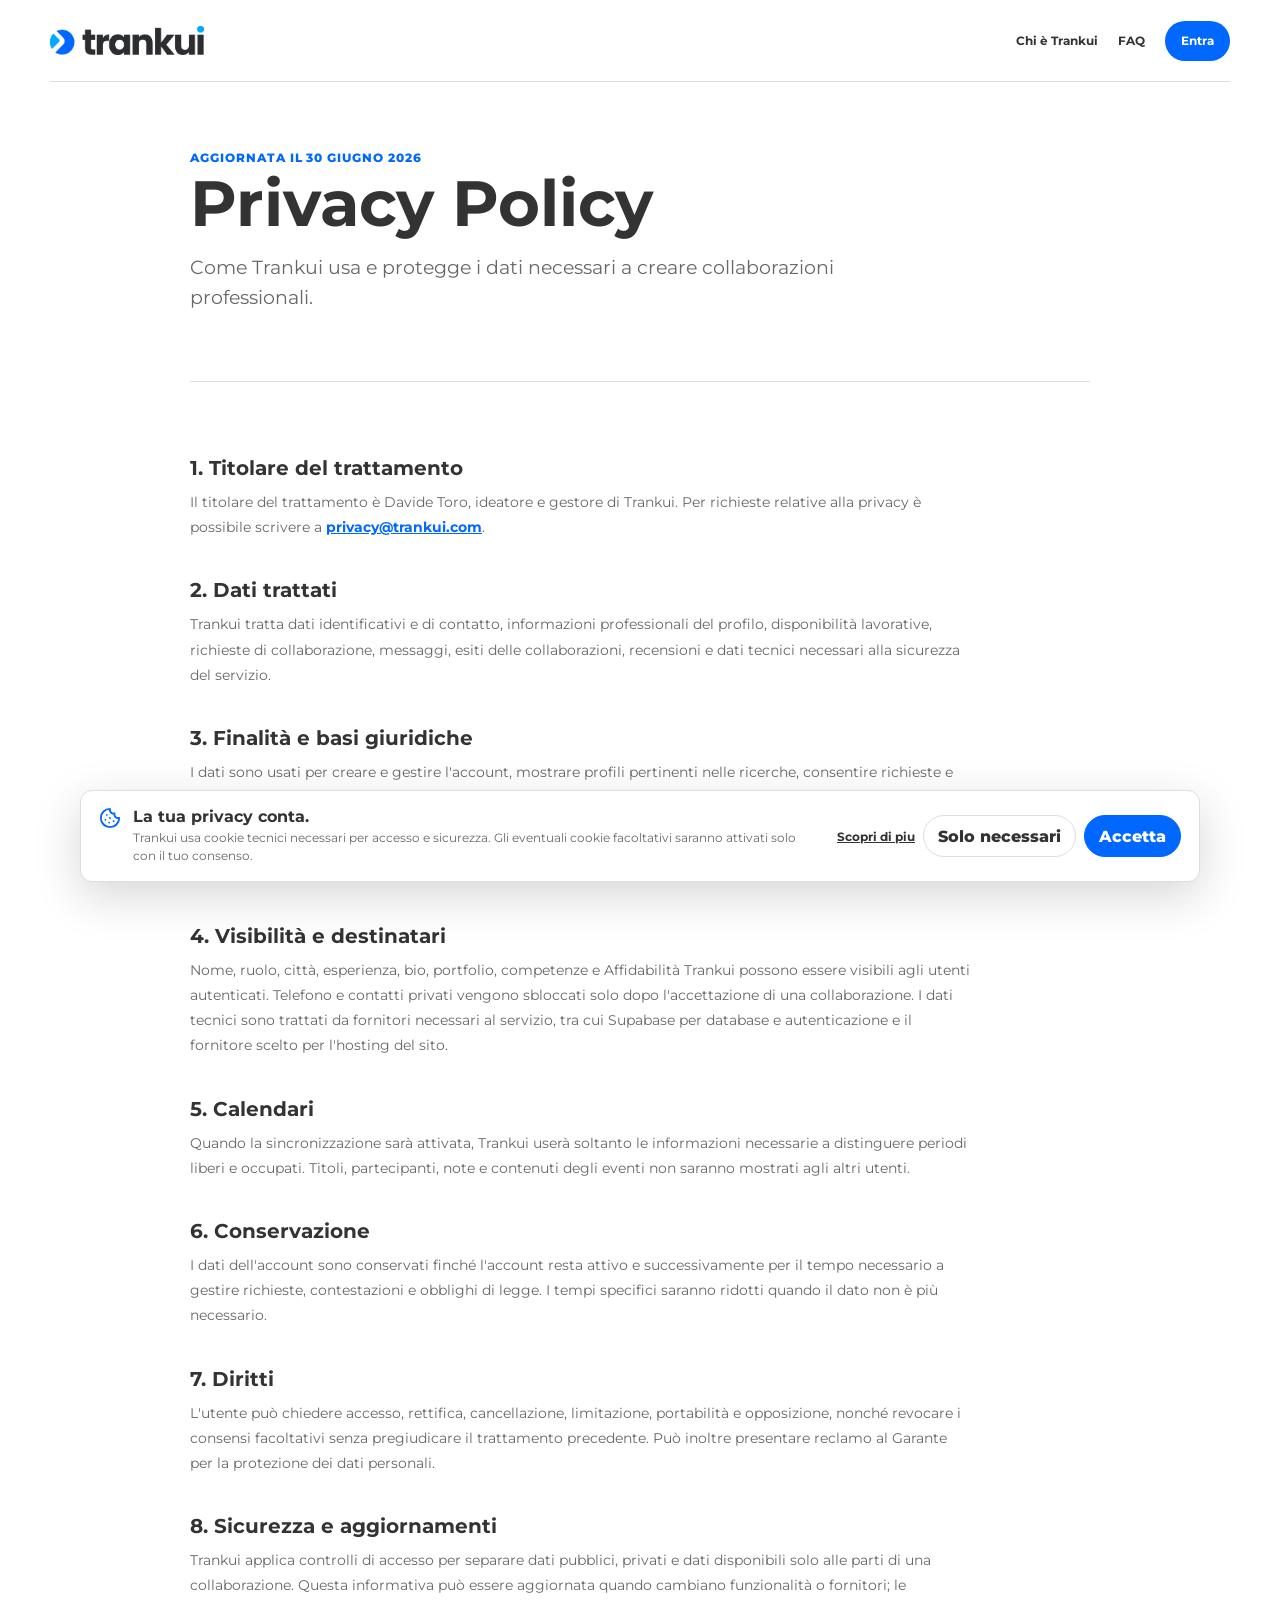
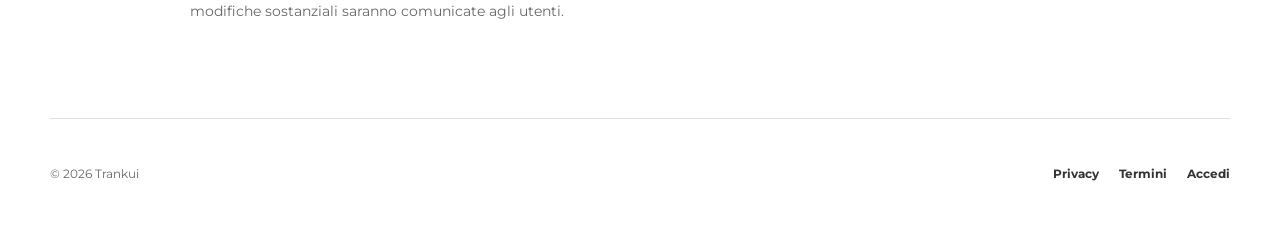
<file: privacy.html>
<!doctype html>
<html lang="it">
    <head>
    <meta charset="utf-8" />
    <meta name="viewport" content="width=device-width, initial-scale=1" />
    <title>Privacy Policy | Trankui</title>
    <meta name="description" content="Informativa sul trattamento dei dati personali degli utenti Trankui." />
    <meta name="robots" content="index,follow,max-image-preview:large" />
    <link rel="canonical" href="https://trankui.com/privacy.html" />
    <meta property="og:locale" content="it_IT" />
    <meta property="og:site_name" content="Trankui" />
    <meta property="og:type" content="article" />
    <meta property="og:title" content="Privacy Policy | Trankui" />
    <meta property="og:description" content="Informativa sul trattamento dei dati personali degli utenti Trankui." />
    <meta property="og:url" content="https://trankui.com/privacy.html" />
    <meta property="og:image" content="https://trankui.com/assets/og-trankui.png?v=20260713-search-presence-1" />
    <meta property="og:image:width" content="1200" />
    <meta property="og:image:height" content="630" />
    <meta name="twitter:card" content="summary_large_image" />
    <meta name="twitter:title" content="Privacy Policy | Trankui" />
    <meta name="twitter:description" content="Informativa sul trattamento dei dati personali degli utenti Trankui." />
    <meta name="twitter:image" content="https://trankui.com/assets/og-trankui.png?v=20260713-search-presence-1" />
    <link rel="icon" href="/favicon.ico?v=20260713-search-presence-1" sizes="any" />
    <link rel="icon" type="image/png" sizes="48x48" href="/assets/favicon-48x48.png?v=20260713-search-presence-1" />
    <link rel="icon" type="image/png" sizes="96x96" href="/assets/favicon-96x96.png?v=20260713-search-presence-1" />
    <link rel="apple-touch-icon" sizes="180x180" href="/assets/apple-touch-icon.png?v=20260713-search-presence-1" />
    <link rel="manifest" href="/manifest.webmanifest?v=20260713-search-presence-1" />
    <meta name="theme-color" content="#0068ff" />
    <meta name="apple-mobile-web-app-capable" content="yes" />
    <meta name="apple-mobile-web-app-title" content="Trankui" />
    <link rel="stylesheet" href="./styles.css?v=20260722-crew-modes-1" />
  </head>
  <body class="public-page">
    <header class="public-header">
      <a href="./index.html" aria-label="Torna a Trankui"><img class="brand-logo" src="./clipboard.png?v=20260706-official-logo" alt="Trankui" /></a>
      <nav aria-label="Navigazione informativa"><a href="./trankui.html">Chi è Trankui</a><a href="./faq.html">FAQ</a><a class="public-cta" href="./index.html">Entra</a></nav>
    </header>
    <main class="public-main legal-main">
      <section class="public-hero compact"><p class="eyebrow">Aggiornata il 30 giugno 2026</p><h1>Privacy Policy</h1><p>Come Trankui usa e protegge i dati necessari a creare collaborazioni professionali.</p></section>
      <section class="legal-copy">
        <h2>1. Titolare del trattamento</h2>
        <p>Il titolare del trattamento è Davide Toro, ideatore e gestore di Trankui. Per richieste relative alla privacy è possibile scrivere a <a href="mailto:privacy@trankui.com">privacy@trankui.com</a>.</p>
        <h2>2. Dati trattati</h2>
        <p>Trankui tratta dati identificativi e di contatto, informazioni professionali del profilo, disponibilità lavorative, richieste di collaborazione, messaggi, esiti delle collaborazioni, recensioni e dati tecnici necessari alla sicurezza del servizio.</p>
        <h2>3. Finalità e basi giuridiche</h2>
        <p>I dati sono usati per creare e gestire l'account, mostrare profili pertinenti nelle ricerche, consentire richieste e comunicazioni, costruire un'Affidabilità Trankui collegata a collaborazioni reali, prevenire abusi e adempiere agli obblighi di legge. Il trattamento necessario al servizio si basa sull'esecuzione dei Termini; le funzioni facoltative, come l'uso della disponibilità nelle ricerche e le future sincronizzazioni esterne, richiedono una scelta esplicita dell'utente.</p>
        <h2>4. Visibilità e destinatari</h2>
        <p>Nome, ruolo, città, esperienza, bio, portfolio, competenze e Affidabilità Trankui possono essere visibili agli utenti autenticati. Telefono e contatti privati vengono sbloccati solo dopo l'accettazione di una collaborazione. I dati tecnici sono trattati da fornitori necessari al servizio, tra cui Supabase per database e autenticazione e il fornitore scelto per l'hosting del sito.</p>
        <h2>5. Calendari</h2>
        <p>Quando la sincronizzazione sarà attivata, Trankui userà soltanto le informazioni necessarie a distinguere periodi liberi e occupati. Titoli, partecipanti, note e contenuti degli eventi non saranno mostrati agli altri utenti.</p>
        <h2>6. Conservazione</h2>
        <p>I dati dell'account sono conservati finché l'account resta attivo e successivamente per il tempo necessario a gestire richieste, contestazioni e obblighi di legge. I tempi specifici saranno ridotti quando il dato non è più necessario.</p>
        <h2>7. Diritti</h2>
        <p>L'utente può chiedere accesso, rettifica, cancellazione, limitazione, portabilità e opposizione, nonché revocare i consensi facoltativi senza pregiudicare il trattamento precedente. Può inoltre presentare reclamo al Garante per la protezione dei dati personali.</p>
        <h2>8. Sicurezza e aggiornamenti</h2>
        <p>Trankui applica controlli di accesso per separare dati pubblici, privati e dati disponibili solo alle parti di una collaborazione. Questa informativa può essere aggiornata quando cambiano funzionalità o fornitori; le modifiche sostanziali saranno comunicate agli utenti.</p>
      </section>
    </main>
    <footer class="public-footer"><span>© 2026 Trankui</span><nav><a href="./privacy.html">Privacy</a><a href="./termini.html">Termini</a><a href="./index.html">Accedi</a></nav></footer>
    <script src="./lucide.min.js"></script><script src="./cookie-consent.js"></script>
  </body>
</html>
</file>
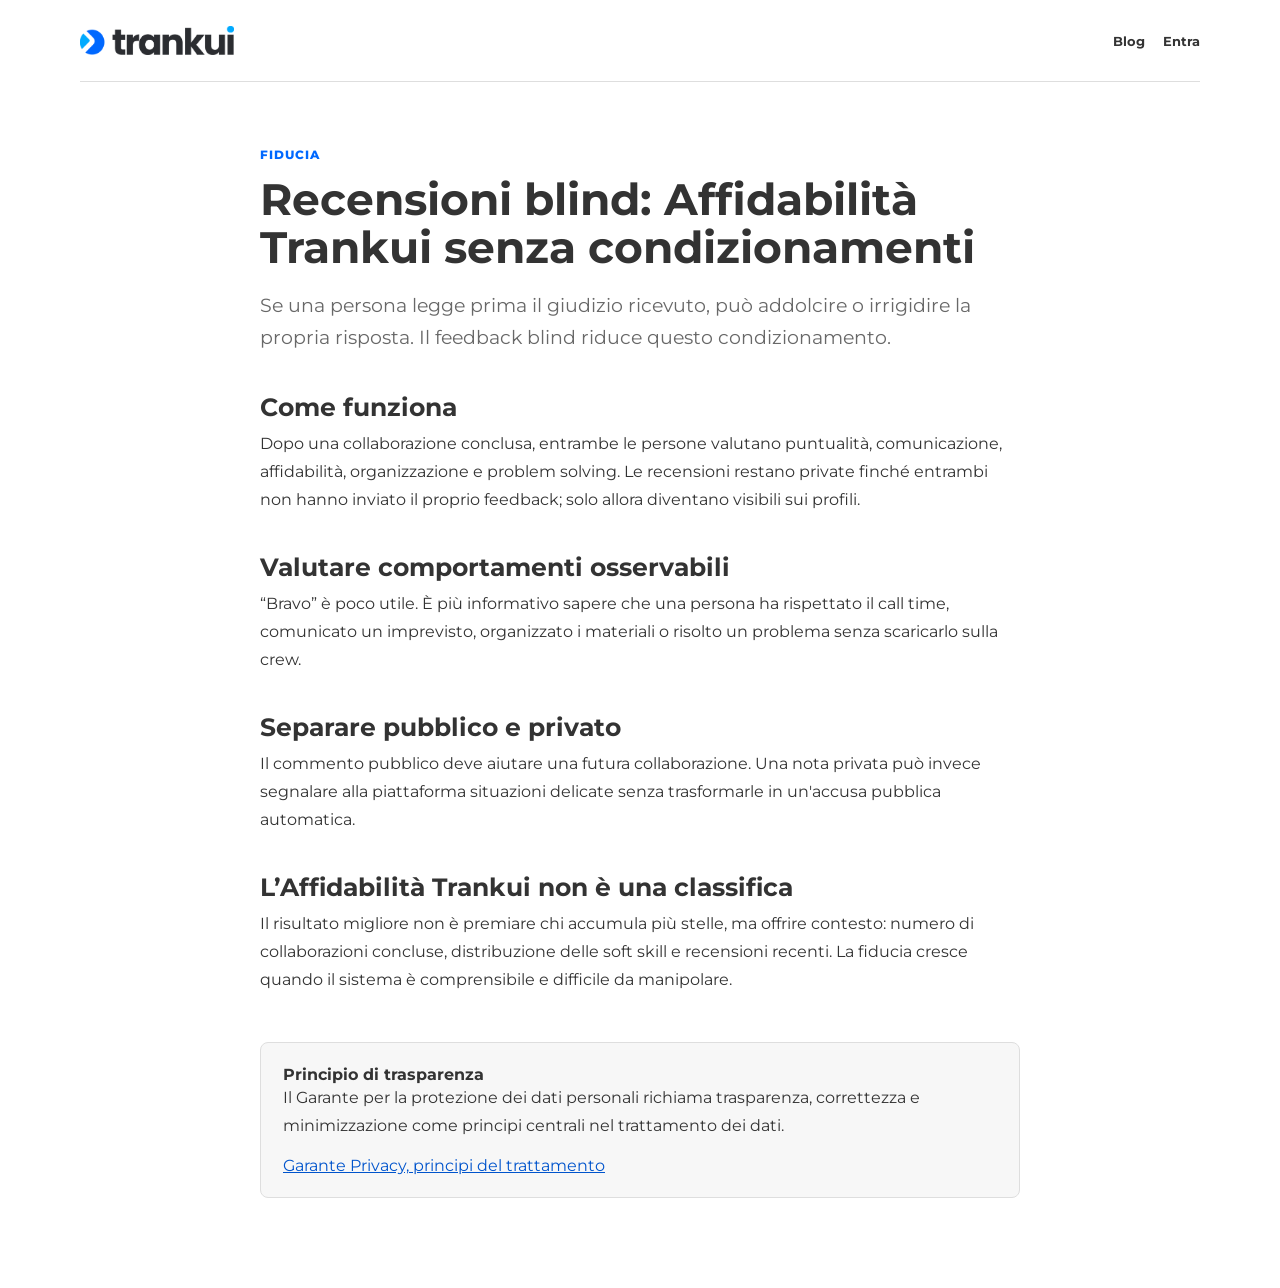
<file: recensioni-blind-professionisti.html>
<!doctype html><html lang="it">  <head>
    <meta charset="utf-8" />
    <meta name="viewport" content="width=device-width, initial-scale=1" />
    <title>Recensioni blind per professionisti | Trankui</title>
    <meta name="description" content="Come funzionano le recensioni blind e perché migliorano l’Affidabilità Trankui nelle collaborazioni professionali." />
    <meta name="robots" content="index,follow,max-image-preview:large" />
    <link rel="canonical" href="https://trankui.com/recensioni-blind-professionisti.html" />
    <meta property="og:locale" content="it_IT" />
    <meta property="og:site_name" content="Trankui" />
    <meta property="og:type" content="article" />
    <meta property="og:title" content="Recensioni blind per professionisti | Trankui" />
    <meta property="og:description" content="Come funzionano le recensioni blind e perché migliorano l’Affidabilità Trankui nelle collaborazioni professionali." />
    <meta property="og:url" content="https://trankui.com/recensioni-blind-professionisti.html" />
    <meta property="og:image" content="https://trankui.com/assets/og-trankui.png?v=20260713-search-presence-1" />
    <meta property="og:image:width" content="1200" />
    <meta property="og:image:height" content="630" />
    <meta name="twitter:card" content="summary_large_image" />
    <meta name="twitter:title" content="Recensioni blind per professionisti | Trankui" />
    <meta name="twitter:description" content="Come funzionano le recensioni blind e perché migliorano l’Affidabilità Trankui nelle collaborazioni professionali." />
    <meta name="twitter:image" content="https://trankui.com/assets/og-trankui.png?v=20260713-search-presence-1" />
    <link rel="icon" href="/favicon.ico?v=20260713-search-presence-1" sizes="any" />
    <link rel="icon" type="image/png" sizes="48x48" href="/assets/favicon-48x48.png?v=20260713-search-presence-1" />
    <link rel="icon" type="image/png" sizes="96x96" href="/assets/favicon-96x96.png?v=20260713-search-presence-1" />
    <link rel="apple-touch-icon" sizes="180x180" href="/assets/apple-touch-icon.png?v=20260713-search-presence-1" />
    <link rel="manifest" href="/manifest.webmanifest?v=20260713-search-presence-1" />
    <meta name="theme-color" content="#0068ff" />
    <meta name="apple-mobile-web-app-capable" content="yes" />
    <meta name="apple-mobile-web-app-title" content="Trankui" />
    <script type="application/ld+json">
{
      "@context": "https://schema.org",
      "@type": "Article",
      "headline": "Recensioni blind: Affidabilità Trankui senza condizionamenti",
      "description": "Come funzionano le recensioni blind e perché migliorano l’Affidabilità Trankui nelle collaborazioni professionali.",
      "url": "https://trankui.com/recensioni-blind-professionisti.html",
      "image": "https://trankui.com/assets/og-trankui.png?v=20260713-search-presence-1",
      "datePublished": "2026-07-03",
      "dateModified": "2026-07-13",
      "author": {
            "@type": "Organization",
            "name": "Trankui"
      },
      "publisher": {
            "@type": "Organization",
            "name": "Trankui",
            "url": "https://trankui.com/",
            "logo": {
                  "@type": "ImageObject",
                  "url": "https://trankui.com/assets/trankui-icon-512.png?v=20260713-search-presence-1"
            }
      },
      "inLanguage": "it-IT",
      "mainEntityOfPage": {
            "@type": "WebPage",
            "@id": "https://trankui.com/recensioni-blind-professionisti.html"
      }
}
    </script>
    <link rel="stylesheet" href="./styles.css?v=20260722-crew-modes-1" />
    <link rel="stylesheet" href="./blog.css?v=20260713-search-presence-1" />
  </head><body><div class="editorial-shell"><header class="editorial-head"><a href="./index.html"><img class="brand-logo" src="./clipboard.png?v=20260706-official-logo" alt="Trankui"></a><nav><a href="./blog.html">Blog</a><a href="./index.html">Entra</a></nav></header></div><article class="article-page"><p class="eyebrow">Fiducia</p><h1>Recensioni blind: Affidabilità Trankui senza condizionamenti</h1><p class="lead">Se una persona legge prima il giudizio ricevuto, può addolcire o irrigidire la propria risposta. Il feedback blind riduce questo condizionamento.</p><h2>Come funziona</h2><p>Dopo una collaborazione conclusa, entrambe le persone valutano puntualità, comunicazione, affidabilità, organizzazione e problem solving. Le recensioni restano private finché entrambi non hanno inviato il proprio feedback; solo allora diventano visibili sui profili.</p><h2>Valutare comportamenti osservabili</h2><p>“Bravo” è poco utile. È più informativo sapere che una persona ha rispettato il call time, comunicato un imprevisto, organizzato i materiali o risolto un problema senza scaricarlo sulla crew.</p><h2>Separare pubblico e privato</h2><p>Il commento pubblico deve aiutare una futura collaborazione. Una nota privata può invece segnalare alla piattaforma situazioni delicate senza trasformarle in un'accusa pubblica automatica.</p><h2>L’Affidabilità Trankui non è una classifica</h2><p>Il risultato migliore non è premiare chi accumula più stelle, ma offrire contesto: numero di collaborazioni concluse, distribuzione delle soft skill e recensioni recenti. La fiducia cresce quando il sistema è comprensibile e difficile da manipolare.</p><aside class="sources"><strong>Principio di trasparenza</strong><p>Il Garante per la protezione dei dati personali richiama trasparenza, correttezza e minimizzazione come principi centrali nel trattamento dei dati.</p><a href="https://www.garanteprivacy.it/regolamentoue/principi-del-trattamento" target="_blank" rel="noopener">Garante Privacy, principi del trattamento</a></aside></article></body></html>
</file>
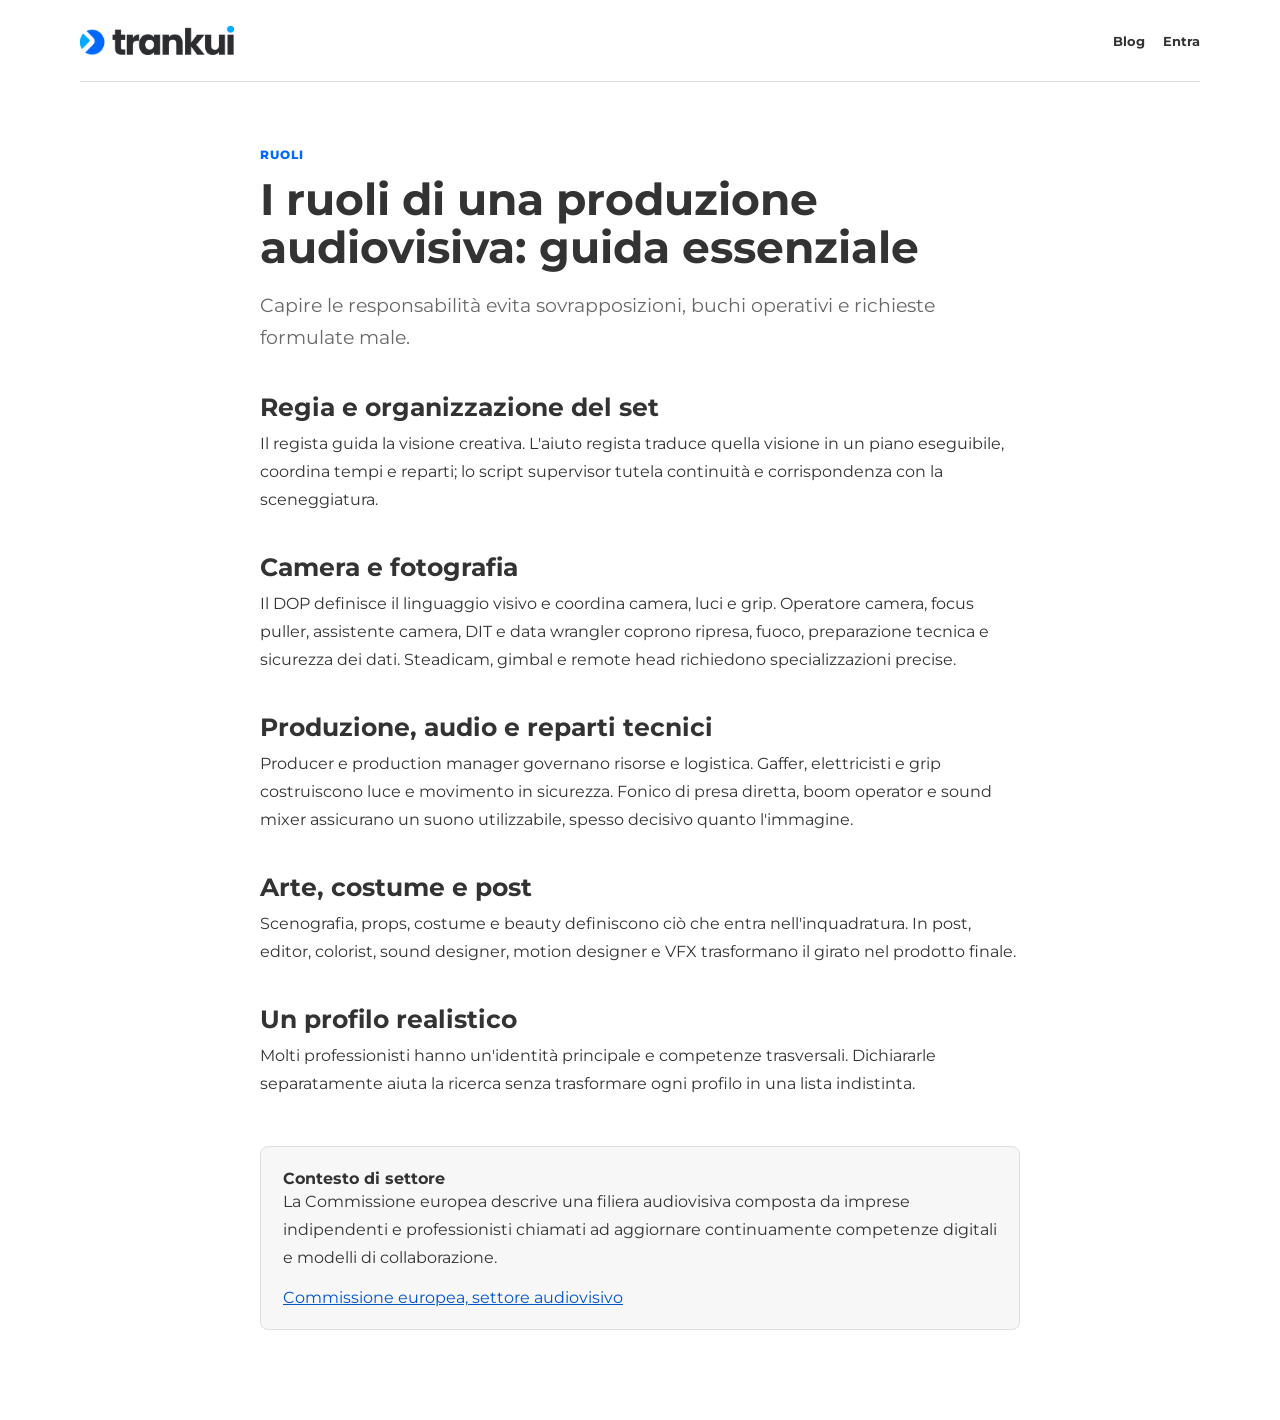
<file: ruoli-set-cinematografico.html>
<!doctype html><html lang="it">  <head>
    <meta charset="utf-8" />
    <meta name="viewport" content="width=device-width, initial-scale=1" />
    <title>Ruoli di una produzione audiovisiva | Trankui</title>
    <meta name="description" content="Guida ai principali ruoli di una produzione video: regia, camera, produzione, audio, grip, arte e post-produzione." />
    <meta name="robots" content="index,follow,max-image-preview:large" />
    <link rel="canonical" href="https://trankui.com/ruoli-set-cinematografico.html" />
    <meta property="og:locale" content="it_IT" />
    <meta property="og:site_name" content="Trankui" />
    <meta property="og:type" content="article" />
    <meta property="og:title" content="Ruoli di una produzione audiovisiva | Trankui" />
    <meta property="og:description" content="Guida ai principali ruoli di una produzione video: regia, camera, produzione, audio, grip, arte e post-produzione." />
    <meta property="og:url" content="https://trankui.com/ruoli-set-cinematografico.html" />
    <meta property="og:image" content="https://trankui.com/assets/og-trankui.png?v=20260713-search-presence-1" />
    <meta property="og:image:width" content="1200" />
    <meta property="og:image:height" content="630" />
    <meta name="twitter:card" content="summary_large_image" />
    <meta name="twitter:title" content="Ruoli di una produzione audiovisiva | Trankui" />
    <meta name="twitter:description" content="Guida ai principali ruoli di una produzione video: regia, camera, produzione, audio, grip, arte e post-produzione." />
    <meta name="twitter:image" content="https://trankui.com/assets/og-trankui.png?v=20260713-search-presence-1" />
    <link rel="icon" href="/favicon.ico?v=20260713-search-presence-1" sizes="any" />
    <link rel="icon" type="image/png" sizes="48x48" href="/assets/favicon-48x48.png?v=20260713-search-presence-1" />
    <link rel="icon" type="image/png" sizes="96x96" href="/assets/favicon-96x96.png?v=20260713-search-presence-1" />
    <link rel="apple-touch-icon" sizes="180x180" href="/assets/apple-touch-icon.png?v=20260713-search-presence-1" />
    <link rel="manifest" href="/manifest.webmanifest?v=20260713-search-presence-1" />
    <meta name="theme-color" content="#0068ff" />
    <meta name="apple-mobile-web-app-capable" content="yes" />
    <meta name="apple-mobile-web-app-title" content="Trankui" />
    <script type="application/ld+json">
{
      "@context": "https://schema.org",
      "@type": "Article",
      "headline": "I ruoli di una produzione audiovisiva: guida essenziale",
      "description": "Guida ai principali ruoli di una produzione video: regia, camera, produzione, audio, grip, arte e post-produzione.",
      "url": "https://trankui.com/ruoli-set-cinematografico.html",
      "image": "https://trankui.com/assets/og-trankui.png?v=20260713-search-presence-1",
      "datePublished": "2026-07-03",
      "dateModified": "2026-07-13",
      "author": {
            "@type": "Organization",
            "name": "Trankui"
      },
      "publisher": {
            "@type": "Organization",
            "name": "Trankui",
            "url": "https://trankui.com/",
            "logo": {
                  "@type": "ImageObject",
                  "url": "https://trankui.com/assets/trankui-icon-512.png?v=20260713-search-presence-1"
            }
      },
      "inLanguage": "it-IT",
      "mainEntityOfPage": {
            "@type": "WebPage",
            "@id": "https://trankui.com/ruoli-set-cinematografico.html"
      }
}
    </script>
    <link rel="stylesheet" href="./styles.css?v=20260722-crew-modes-1" />
    <link rel="stylesheet" href="./blog.css?v=20260713-search-presence-1" />
  </head><body><div class="editorial-shell"><header class="editorial-head"><a href="./index.html"><img class="brand-logo" src="./clipboard.png?v=20260706-official-logo" alt="Trankui"></a><nav><a href="./blog.html">Blog</a><a href="./index.html">Entra</a></nav></header></div><article class="article-page"><p class="eyebrow">Ruoli</p><h1>I ruoli di una produzione audiovisiva: guida essenziale</h1><p class="lead">Capire le responsabilità evita sovrapposizioni, buchi operativi e richieste formulate male.</p><h2>Regia e organizzazione del set</h2><p>Il regista guida la visione creativa. L'aiuto regista traduce quella visione in un piano eseguibile, coordina tempi e reparti; lo script supervisor tutela continuità e corrispondenza con la sceneggiatura.</p><h2>Camera e fotografia</h2><p>Il DOP definisce il linguaggio visivo e coordina camera, luci e grip. Operatore camera, focus puller, assistente camera, DIT e data wrangler coprono ripresa, fuoco, preparazione tecnica e sicurezza dei dati. Steadicam, gimbal e remote head richiedono specializzazioni precise.</p><h2>Produzione, audio e reparti tecnici</h2><p>Producer e production manager governano risorse e logistica. Gaffer, elettricisti e grip costruiscono luce e movimento in sicurezza. Fonico di presa diretta, boom operator e sound mixer assicurano un suono utilizzabile, spesso decisivo quanto l'immagine.</p><h2>Arte, costume e post</h2><p>Scenografia, props, costume e beauty definiscono ciò che entra nell'inquadratura. In post, editor, colorist, sound designer, motion designer e VFX trasformano il girato nel prodotto finale.</p><h2>Un profilo realistico</h2><p>Molti professionisti hanno un'identità principale e competenze trasversali. Dichiararle separatamente aiuta la ricerca senza trasformare ogni profilo in una lista indistinta.</p><aside class="sources"><strong>Contesto di settore</strong><p>La Commissione europea descrive una filiera audiovisiva composta da imprese indipendenti e professionisti chiamati ad aggiornare continuamente competenze digitali e modelli di collaborazione.</p><a href="https://culture.ec.europa.eu/it/cultural-and-creative-sectors/audiovisual" target="_blank" rel="noopener">Commissione europea, settore audiovisivo</a></aside></article></body></html>
</file>
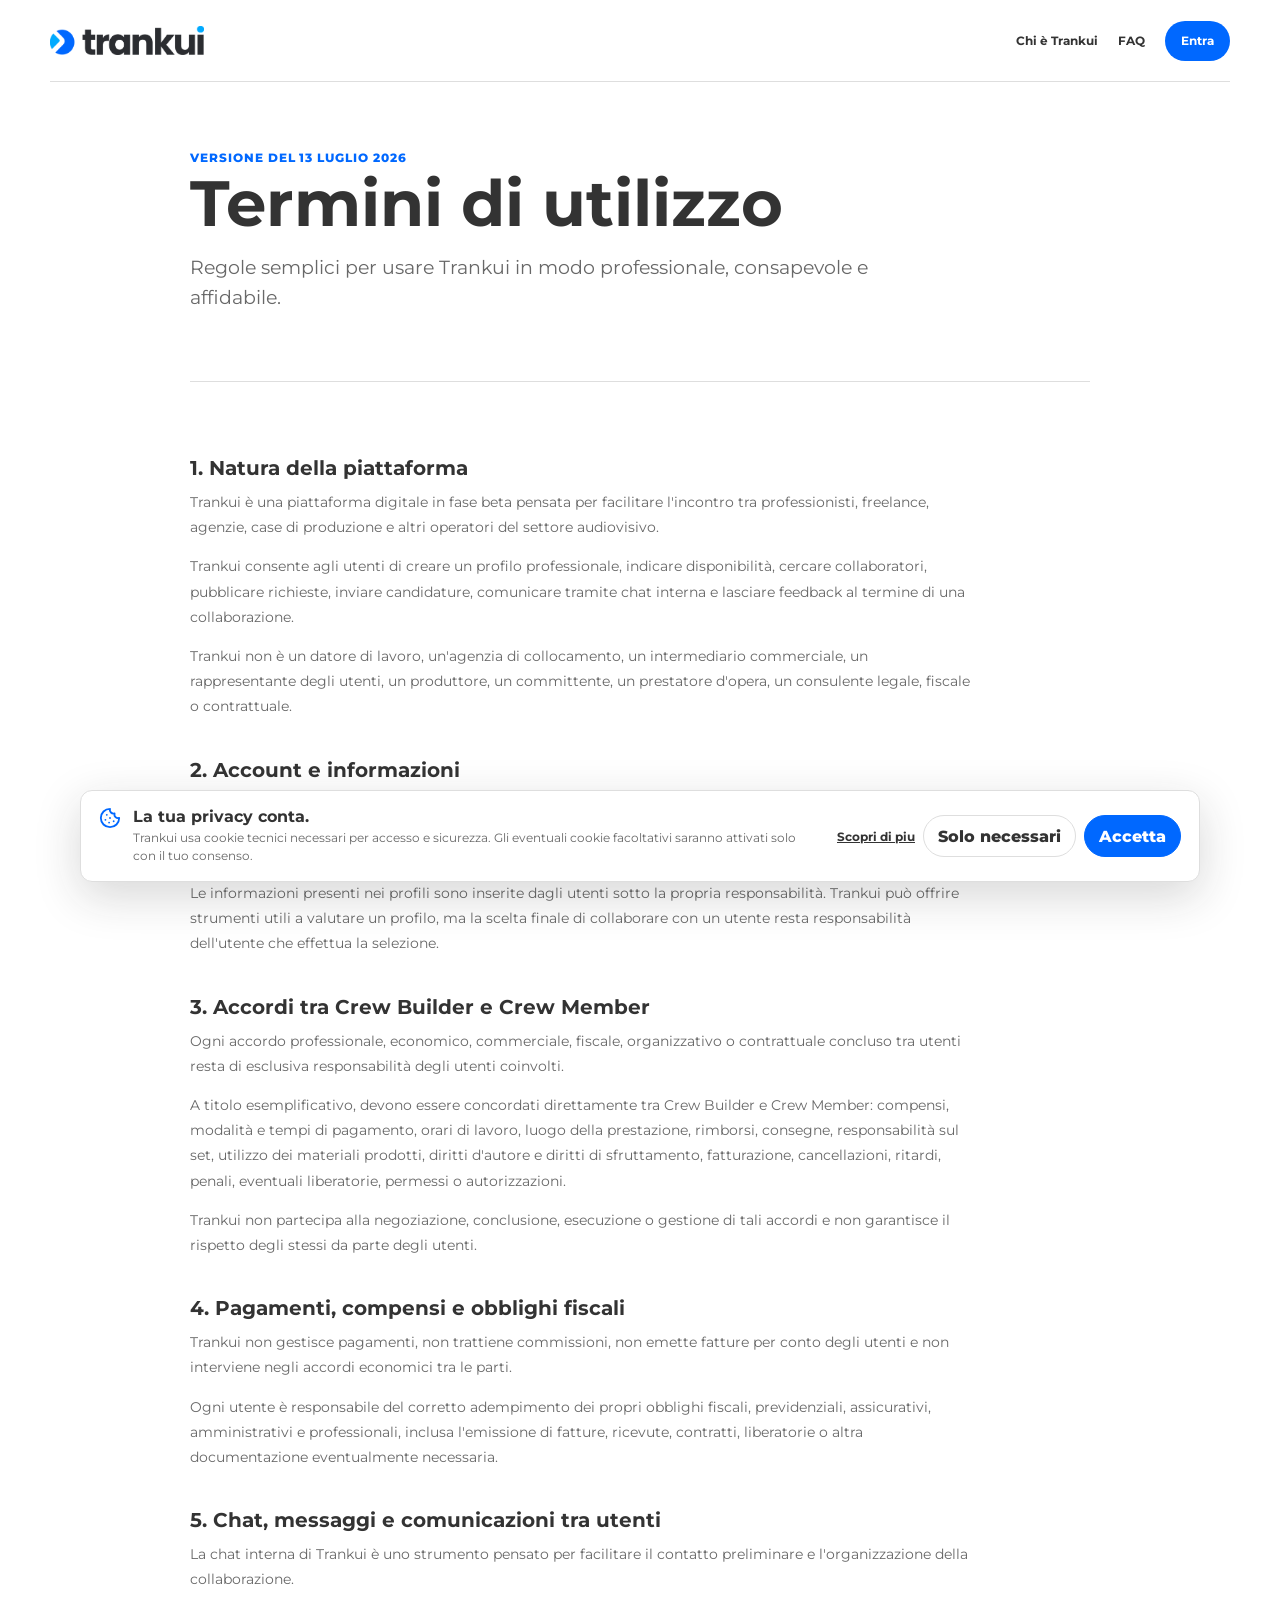
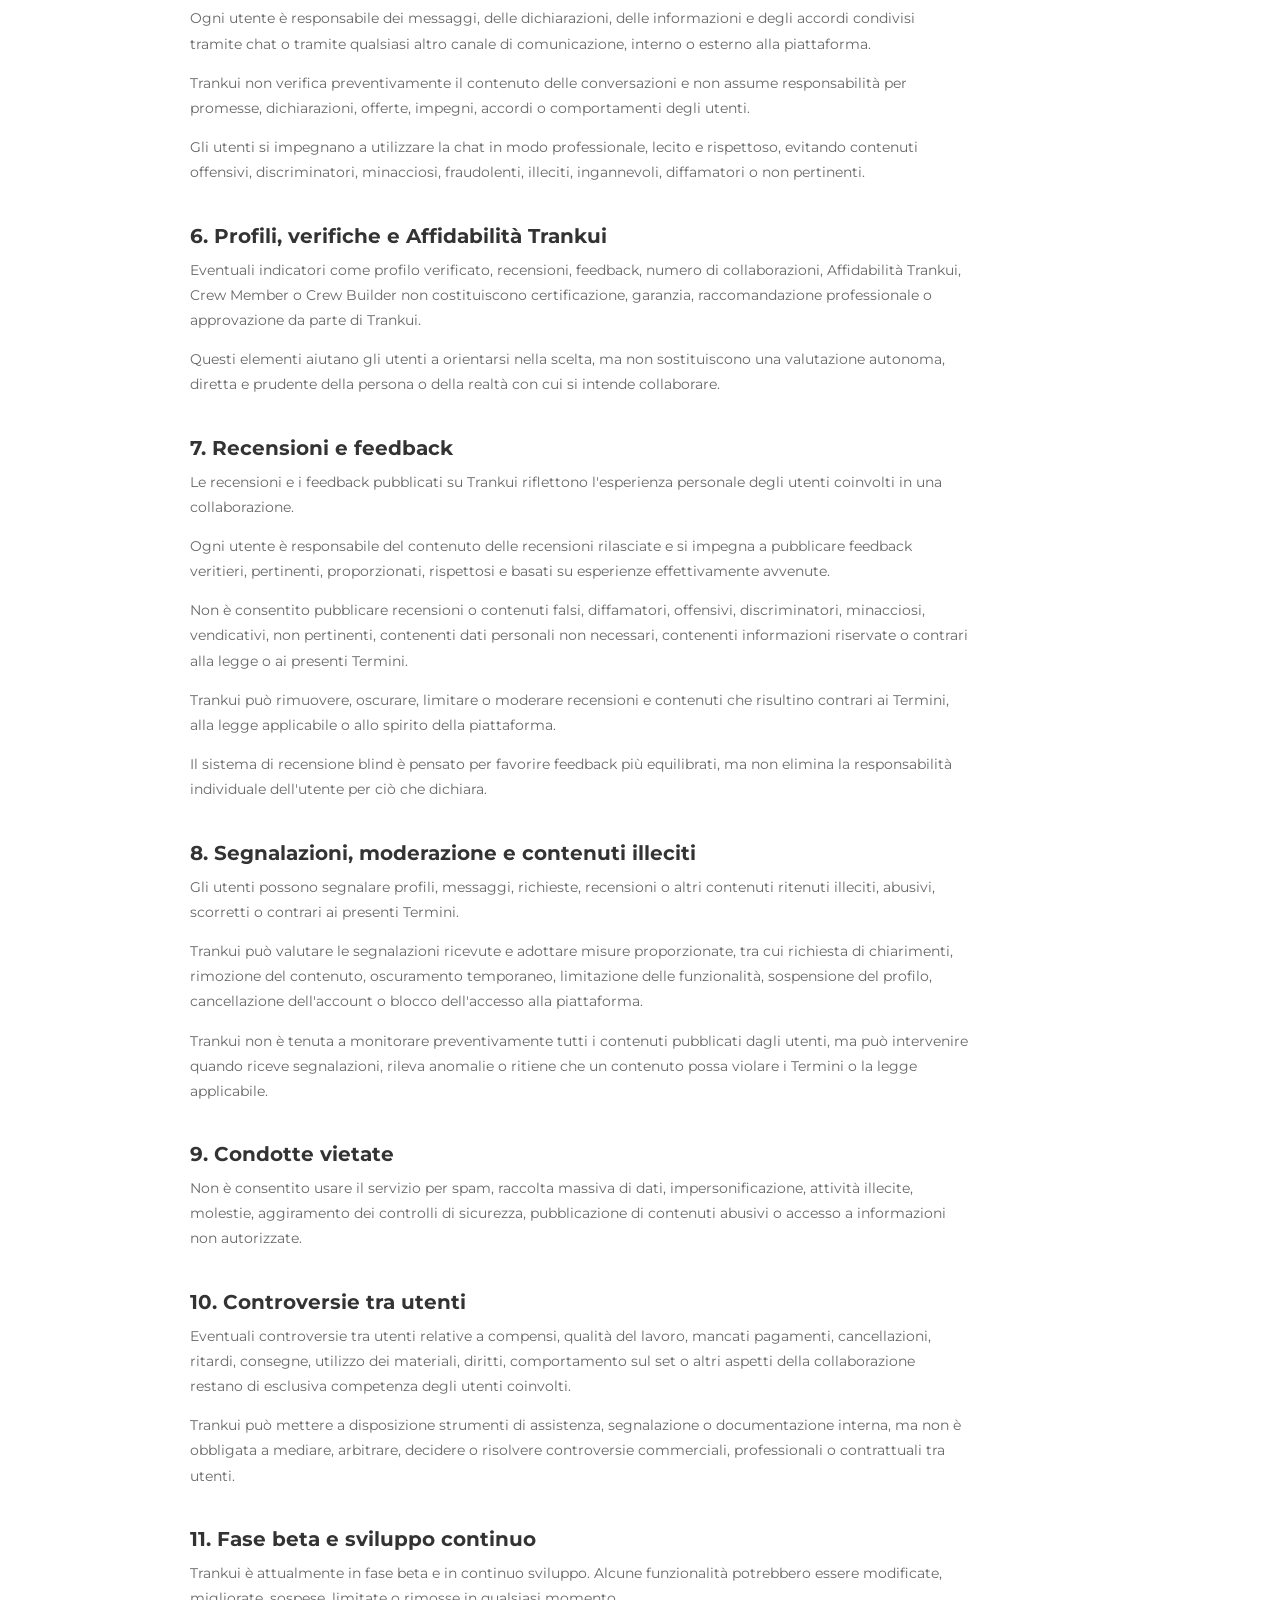
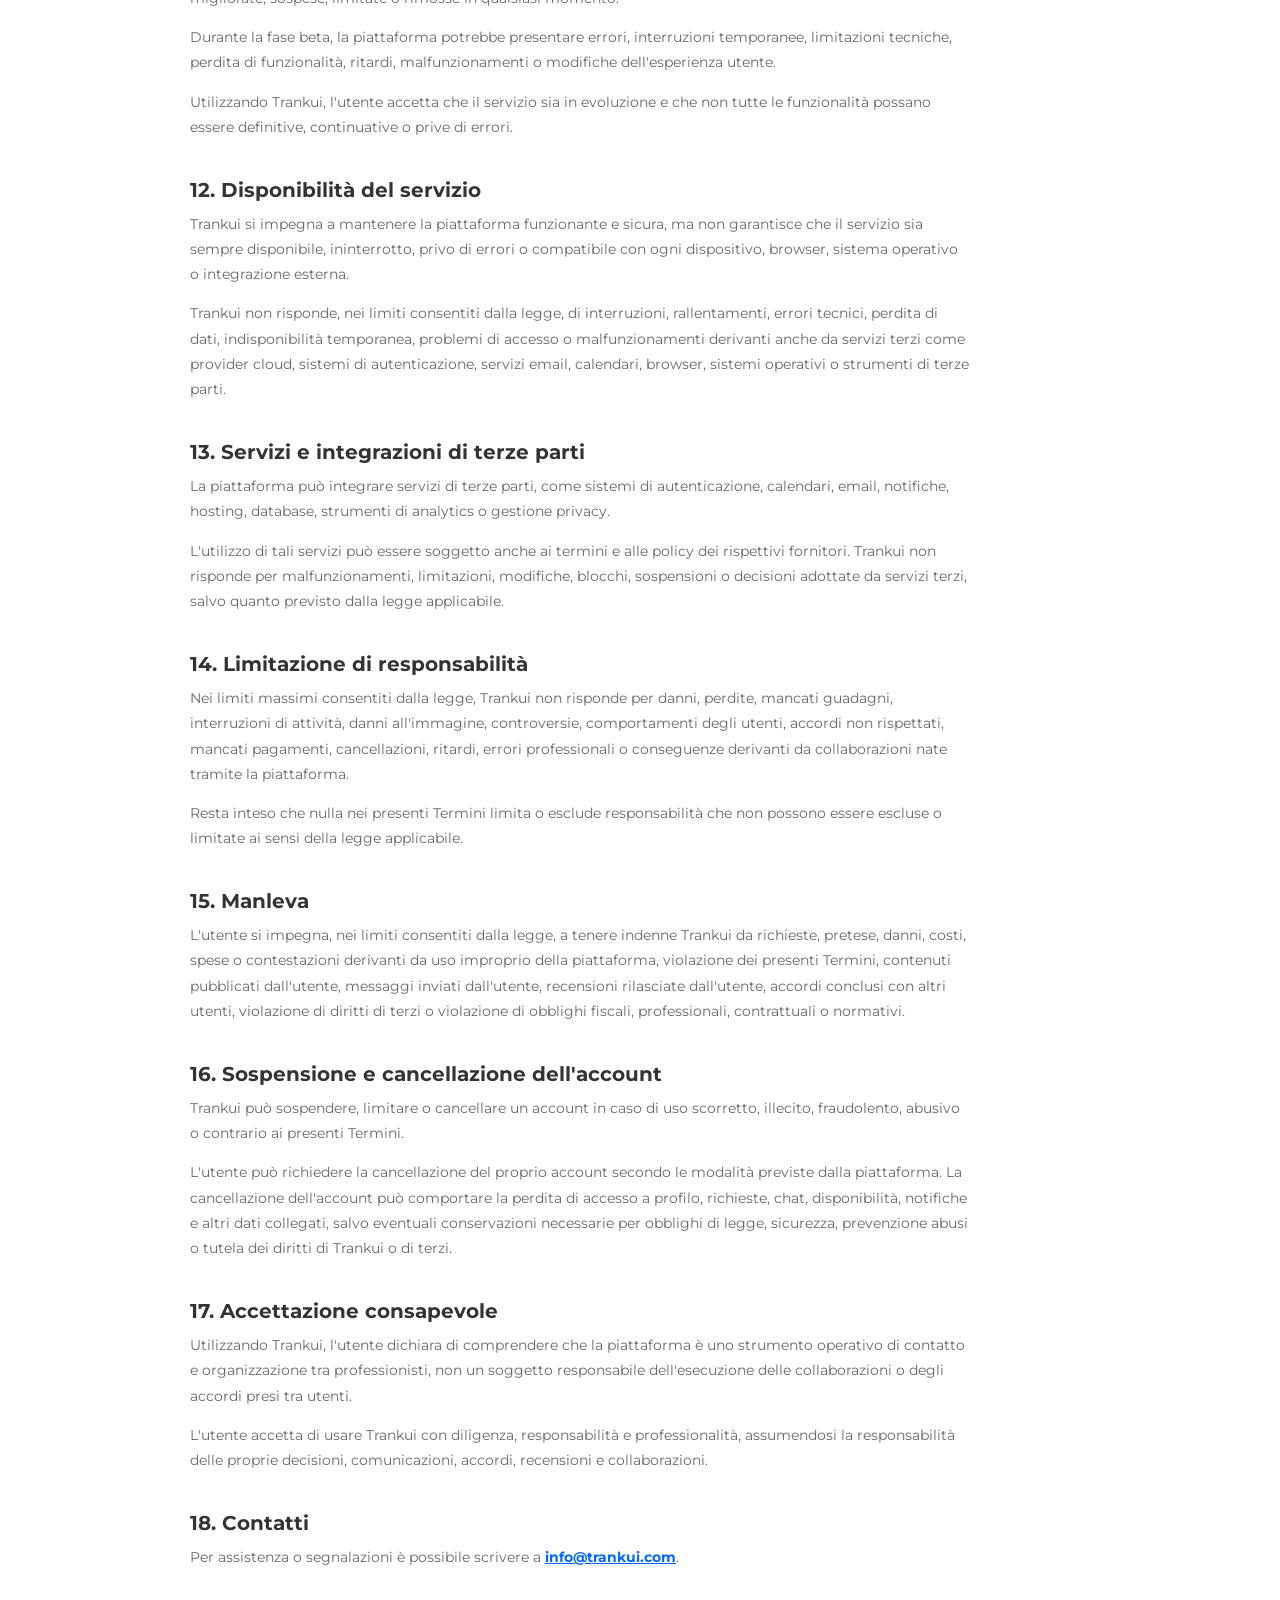
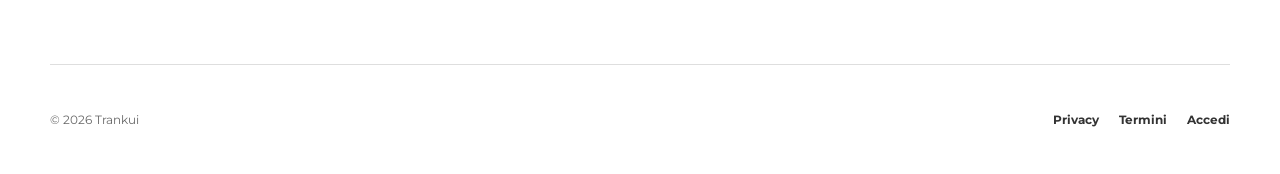
<file: termini.html>
<!doctype html>
<html lang="it">
    <head>
    <meta charset="utf-8" />
    <meta name="viewport" content="width=device-width, initial-scale=1" />
    <title>Termini di utilizzo | Trankui</title>
    <meta name="description" content="Termini di utilizzo, responsabilità e regole operative della piattaforma professionale Trankui." />
    <meta name="robots" content="index,follow,max-image-preview:large" />
    <link rel="canonical" href="https://trankui.com/termini.html" />
    <meta property="og:locale" content="it_IT" />
    <meta property="og:site_name" content="Trankui" />
    <meta property="og:type" content="article" />
    <meta property="og:title" content="Termini di utilizzo | Trankui" />
    <meta property="og:description" content="Termini di utilizzo, responsabilità e regole operative della piattaforma professionale Trankui." />
    <meta property="og:url" content="https://trankui.com/termini.html" />
    <meta property="og:image" content="https://trankui.com/assets/og-trankui.png?v=20260713-search-presence-1" />
    <meta property="og:image:width" content="1200" />
    <meta property="og:image:height" content="630" />
    <meta name="twitter:card" content="summary_large_image" />
    <meta name="twitter:title" content="Termini di utilizzo | Trankui" />
    <meta name="twitter:description" content="Termini di utilizzo, responsabilità e regole operative della piattaforma professionale Trankui." />
    <meta name="twitter:image" content="https://trankui.com/assets/og-trankui.png?v=20260713-search-presence-1" />
    <link rel="icon" href="/favicon.ico?v=20260713-search-presence-1" sizes="any" />
    <link rel="icon" type="image/png" sizes="48x48" href="/assets/favicon-48x48.png?v=20260713-search-presence-1" />
    <link rel="icon" type="image/png" sizes="96x96" href="/assets/favicon-96x96.png?v=20260713-search-presence-1" />
    <link rel="apple-touch-icon" sizes="180x180" href="/assets/apple-touch-icon.png?v=20260713-search-presence-1" />
    <link rel="manifest" href="/manifest.webmanifest?v=20260713-search-presence-1" />
    <meta name="theme-color" content="#0068ff" />
    <meta name="apple-mobile-web-app-capable" content="yes" />
    <meta name="apple-mobile-web-app-title" content="Trankui" />
    <link rel="stylesheet" href="./styles.css?v=20260722-crew-modes-1" />
  </head>
  <body class="public-page">
    <header class="public-header">
      <a href="./index.html" aria-label="Torna a Trankui"><img class="brand-logo" src="./clipboard.png?v=20260706-official-logo" alt="Trankui" /></a>
      <nav aria-label="Navigazione informativa"><a href="./trankui.html">Chi è Trankui</a><a href="./faq.html">FAQ</a><a class="public-cta" href="./index.html">Entra</a></nav>
    </header>
    <main class="public-main legal-main">
      <section class="public-hero compact"><p class="eyebrow">Versione del 13 luglio 2026</p><h1>Termini di utilizzo</h1><p>Regole semplici per usare Trankui in modo professionale, consapevole e affidabile.</p></section>
      <section class="legal-copy">
        <h2>1. Natura della piattaforma</h2>
        <p>Trankui è una piattaforma digitale in fase beta pensata per facilitare l'incontro tra professionisti, freelance, agenzie, case di produzione e altri operatori del settore audiovisivo.</p>
        <p>Trankui consente agli utenti di creare un profilo professionale, indicare disponibilità, cercare collaboratori, pubblicare richieste, inviare candidature, comunicare tramite chat interna e lasciare feedback al termine di una collaborazione.</p>
        <p>Trankui non è un datore di lavoro, un'agenzia di collocamento, un intermediario commerciale, un rappresentante degli utenti, un produttore, un committente, un prestatore d'opera, un consulente legale, fiscale o contrattuale.</p>

        <h2>2. Account e informazioni</h2>
        <p>L'utente deve fornire informazioni veritiere, mantenere sicure le proprie credenziali e aggiornare disponibilità, ruoli e dati professionali. Non è consentito creare account per conto di altre persone o realtà senza autorizzazione.</p>
        <p>Le informazioni presenti nei profili sono inserite dagli utenti sotto la propria responsabilità. Trankui può offrire strumenti utili a valutare un profilo, ma la scelta finale di collaborare con un utente resta responsabilità dell'utente che effettua la selezione.</p>

        <h2>3. Accordi tra Crew Builder e Crew Member</h2>
        <p>Ogni accordo professionale, economico, commerciale, fiscale, organizzativo o contrattuale concluso tra utenti resta di esclusiva responsabilità degli utenti coinvolti.</p>
        <p>A titolo esemplificativo, devono essere concordati direttamente tra Crew Builder e Crew Member: compensi, modalità e tempi di pagamento, orari di lavoro, luogo della prestazione, rimborsi, consegne, responsabilità sul set, utilizzo dei materiali prodotti, diritti d'autore e diritti di sfruttamento, fatturazione, cancellazioni, ritardi, penali, eventuali liberatorie, permessi o autorizzazioni.</p>
        <p>Trankui non partecipa alla negoziazione, conclusione, esecuzione o gestione di tali accordi e non garantisce il rispetto degli stessi da parte degli utenti.</p>

        <h2>4. Pagamenti, compensi e obblighi fiscali</h2>
        <p>Trankui non gestisce pagamenti, non trattiene commissioni, non emette fatture per conto degli utenti e non interviene negli accordi economici tra le parti.</p>
        <p>Ogni utente è responsabile del corretto adempimento dei propri obblighi fiscali, previdenziali, assicurativi, amministrativi e professionali, inclusa l'emissione di fatture, ricevute, contratti, liberatorie o altra documentazione eventualmente necessaria.</p>

        <h2>5. Chat, messaggi e comunicazioni tra utenti</h2>
        <p>La chat interna di Trankui è uno strumento pensato per facilitare il contatto preliminare e l'organizzazione della collaborazione.</p>
        <p>Ogni utente è responsabile dei messaggi, delle dichiarazioni, delle informazioni e degli accordi condivisi tramite chat o tramite qualsiasi altro canale di comunicazione, interno o esterno alla piattaforma.</p>
        <p>Trankui non verifica preventivamente il contenuto delle conversazioni e non assume responsabilità per promesse, dichiarazioni, offerte, impegni, accordi o comportamenti degli utenti.</p>
        <p>Gli utenti si impegnano a utilizzare la chat in modo professionale, lecito e rispettoso, evitando contenuti offensivi, discriminatori, minacciosi, fraudolenti, illeciti, ingannevoli, diffamatori o non pertinenti.</p>

        <h2>6. Profili, verifiche e Affidabilità Trankui</h2>
        <p>Eventuali indicatori come profilo verificato, recensioni, feedback, numero di collaborazioni, Affidabilità Trankui, Crew Member o Crew Builder non costituiscono certificazione, garanzia, raccomandazione professionale o approvazione da parte di Trankui.</p>
        <p>Questi elementi aiutano gli utenti a orientarsi nella scelta, ma non sostituiscono una valutazione autonoma, diretta e prudente della persona o della realtà con cui si intende collaborare.</p>

        <h2>7. Recensioni e feedback</h2>
        <p>Le recensioni e i feedback pubblicati su Trankui riflettono l'esperienza personale degli utenti coinvolti in una collaborazione.</p>
        <p>Ogni utente è responsabile del contenuto delle recensioni rilasciate e si impegna a pubblicare feedback veritieri, pertinenti, proporzionati, rispettosi e basati su esperienze effettivamente avvenute.</p>
        <p>Non è consentito pubblicare recensioni o contenuti falsi, diffamatori, offensivi, discriminatori, minacciosi, vendicativi, non pertinenti, contenenti dati personali non necessari, contenenti informazioni riservate o contrari alla legge o ai presenti Termini.</p>
        <p>Trankui può rimuovere, oscurare, limitare o moderare recensioni e contenuti che risultino contrari ai Termini, alla legge applicabile o allo spirito della piattaforma.</p>
        <p>Il sistema di recensione blind è pensato per favorire feedback più equilibrati, ma non elimina la responsabilità individuale dell'utente per ciò che dichiara.</p>

        <h2>8. Segnalazioni, moderazione e contenuti illeciti</h2>
        <p>Gli utenti possono segnalare profili, messaggi, richieste, recensioni o altri contenuti ritenuti illeciti, abusivi, scorretti o contrari ai presenti Termini.</p>
        <p>Trankui può valutare le segnalazioni ricevute e adottare misure proporzionate, tra cui richiesta di chiarimenti, rimozione del contenuto, oscuramento temporaneo, limitazione delle funzionalità, sospensione del profilo, cancellazione dell'account o blocco dell'accesso alla piattaforma.</p>
        <p>Trankui non è tenuta a monitorare preventivamente tutti i contenuti pubblicati dagli utenti, ma può intervenire quando riceve segnalazioni, rileva anomalie o ritiene che un contenuto possa violare i Termini o la legge applicabile.</p>

        <h2>9. Condotte vietate</h2>
        <p>Non è consentito usare il servizio per spam, raccolta massiva di dati, impersonificazione, attività illecite, molestie, aggiramento dei controlli di sicurezza, pubblicazione di contenuti abusivi o accesso a informazioni non autorizzate.</p>

        <h2>10. Controversie tra utenti</h2>
        <p>Eventuali controversie tra utenti relative a compensi, qualità del lavoro, mancati pagamenti, cancellazioni, ritardi, consegne, utilizzo dei materiali, diritti, comportamento sul set o altri aspetti della collaborazione restano di esclusiva competenza degli utenti coinvolti.</p>
        <p>Trankui può mettere a disposizione strumenti di assistenza, segnalazione o documentazione interna, ma non è obbligata a mediare, arbitrare, decidere o risolvere controversie commerciali, professionali o contrattuali tra utenti.</p>

        <h2>11. Fase beta e sviluppo continuo</h2>
        <p>Trankui è attualmente in fase beta e in continuo sviluppo. Alcune funzionalità potrebbero essere modificate, migliorate, sospese, limitate o rimosse in qualsiasi momento.</p>
        <p>Durante la fase beta, la piattaforma potrebbe presentare errori, interruzioni temporanee, limitazioni tecniche, perdita di funzionalità, ritardi, malfunzionamenti o modifiche dell'esperienza utente.</p>
        <p>Utilizzando Trankui, l'utente accetta che il servizio sia in evoluzione e che non tutte le funzionalità possano essere definitive, continuative o prive di errori.</p>

        <h2>12. Disponibilità del servizio</h2>
        <p>Trankui si impegna a mantenere la piattaforma funzionante e sicura, ma non garantisce che il servizio sia sempre disponibile, ininterrotto, privo di errori o compatibile con ogni dispositivo, browser, sistema operativo o integrazione esterna.</p>
        <p>Trankui non risponde, nei limiti consentiti dalla legge, di interruzioni, rallentamenti, errori tecnici, perdita di dati, indisponibilità temporanea, problemi di accesso o malfunzionamenti derivanti anche da servizi terzi come provider cloud, sistemi di autenticazione, servizi email, calendari, browser, sistemi operativi o strumenti di terze parti.</p>

        <h2>13. Servizi e integrazioni di terze parti</h2>
        <p>La piattaforma può integrare servizi di terze parti, come sistemi di autenticazione, calendari, email, notifiche, hosting, database, strumenti di analytics o gestione privacy.</p>
        <p>L'utilizzo di tali servizi può essere soggetto anche ai termini e alle policy dei rispettivi fornitori. Trankui non risponde per malfunzionamenti, limitazioni, modifiche, blocchi, sospensioni o decisioni adottate da servizi terzi, salvo quanto previsto dalla legge applicabile.</p>

        <h2>14. Limitazione di responsabilità</h2>
        <p>Nei limiti massimi consentiti dalla legge, Trankui non risponde per danni, perdite, mancati guadagni, interruzioni di attività, danni all'immagine, controversie, comportamenti degli utenti, accordi non rispettati, mancati pagamenti, cancellazioni, ritardi, errori professionali o conseguenze derivanti da collaborazioni nate tramite la piattaforma.</p>
        <p>Resta inteso che nulla nei presenti Termini limita o esclude responsabilità che non possono essere escluse o limitate ai sensi della legge applicabile.</p>

        <h2>15. Manleva</h2>
        <p>L'utente si impegna, nei limiti consentiti dalla legge, a tenere indenne Trankui da richieste, pretese, danni, costi, spese o contestazioni derivanti da uso improprio della piattaforma, violazione dei presenti Termini, contenuti pubblicati dall'utente, messaggi inviati dall'utente, recensioni rilasciate dall'utente, accordi conclusi con altri utenti, violazione di diritti di terzi o violazione di obblighi fiscali, professionali, contrattuali o normativi.</p>

        <h2>16. Sospensione e cancellazione dell'account</h2>
        <p>Trankui può sospendere, limitare o cancellare un account in caso di uso scorretto, illecito, fraudolento, abusivo o contrario ai presenti Termini.</p>
        <p>L'utente può richiedere la cancellazione del proprio account secondo le modalità previste dalla piattaforma. La cancellazione dell'account può comportare la perdita di accesso a profilo, richieste, chat, disponibilità, notifiche e altri dati collegati, salvo eventuali conservazioni necessarie per obblighi di legge, sicurezza, prevenzione abusi o tutela dei diritti di Trankui o di terzi.</p>

        <h2>17. Accettazione consapevole</h2>
        <p>Utilizzando Trankui, l'utente dichiara di comprendere che la piattaforma è uno strumento operativo di contatto e organizzazione tra professionisti, non un soggetto responsabile dell'esecuzione delle collaborazioni o degli accordi presi tra utenti.</p>
        <p>L'utente accetta di usare Trankui con diligenza, responsabilità e professionalità, assumendosi la responsabilità delle proprie decisioni, comunicazioni, accordi, recensioni e collaborazioni.</p>

        <h2>18. Contatti</h2>
        <p>Per assistenza o segnalazioni è possibile scrivere a <a href="mailto:info@trankui.com">info@trankui.com</a>.</p>
      </section>
    </main>
    <footer class="public-footer"><span>© 2026 Trankui</span><nav><a href="./privacy.html">Privacy</a><a href="./termini.html">Termini</a><a href="./index.html">Accedi</a></nav></footer>
    <script src="./lucide.min.js"></script><script src="./cookie-consent.js"></script>
  </body>
</html>
</file>
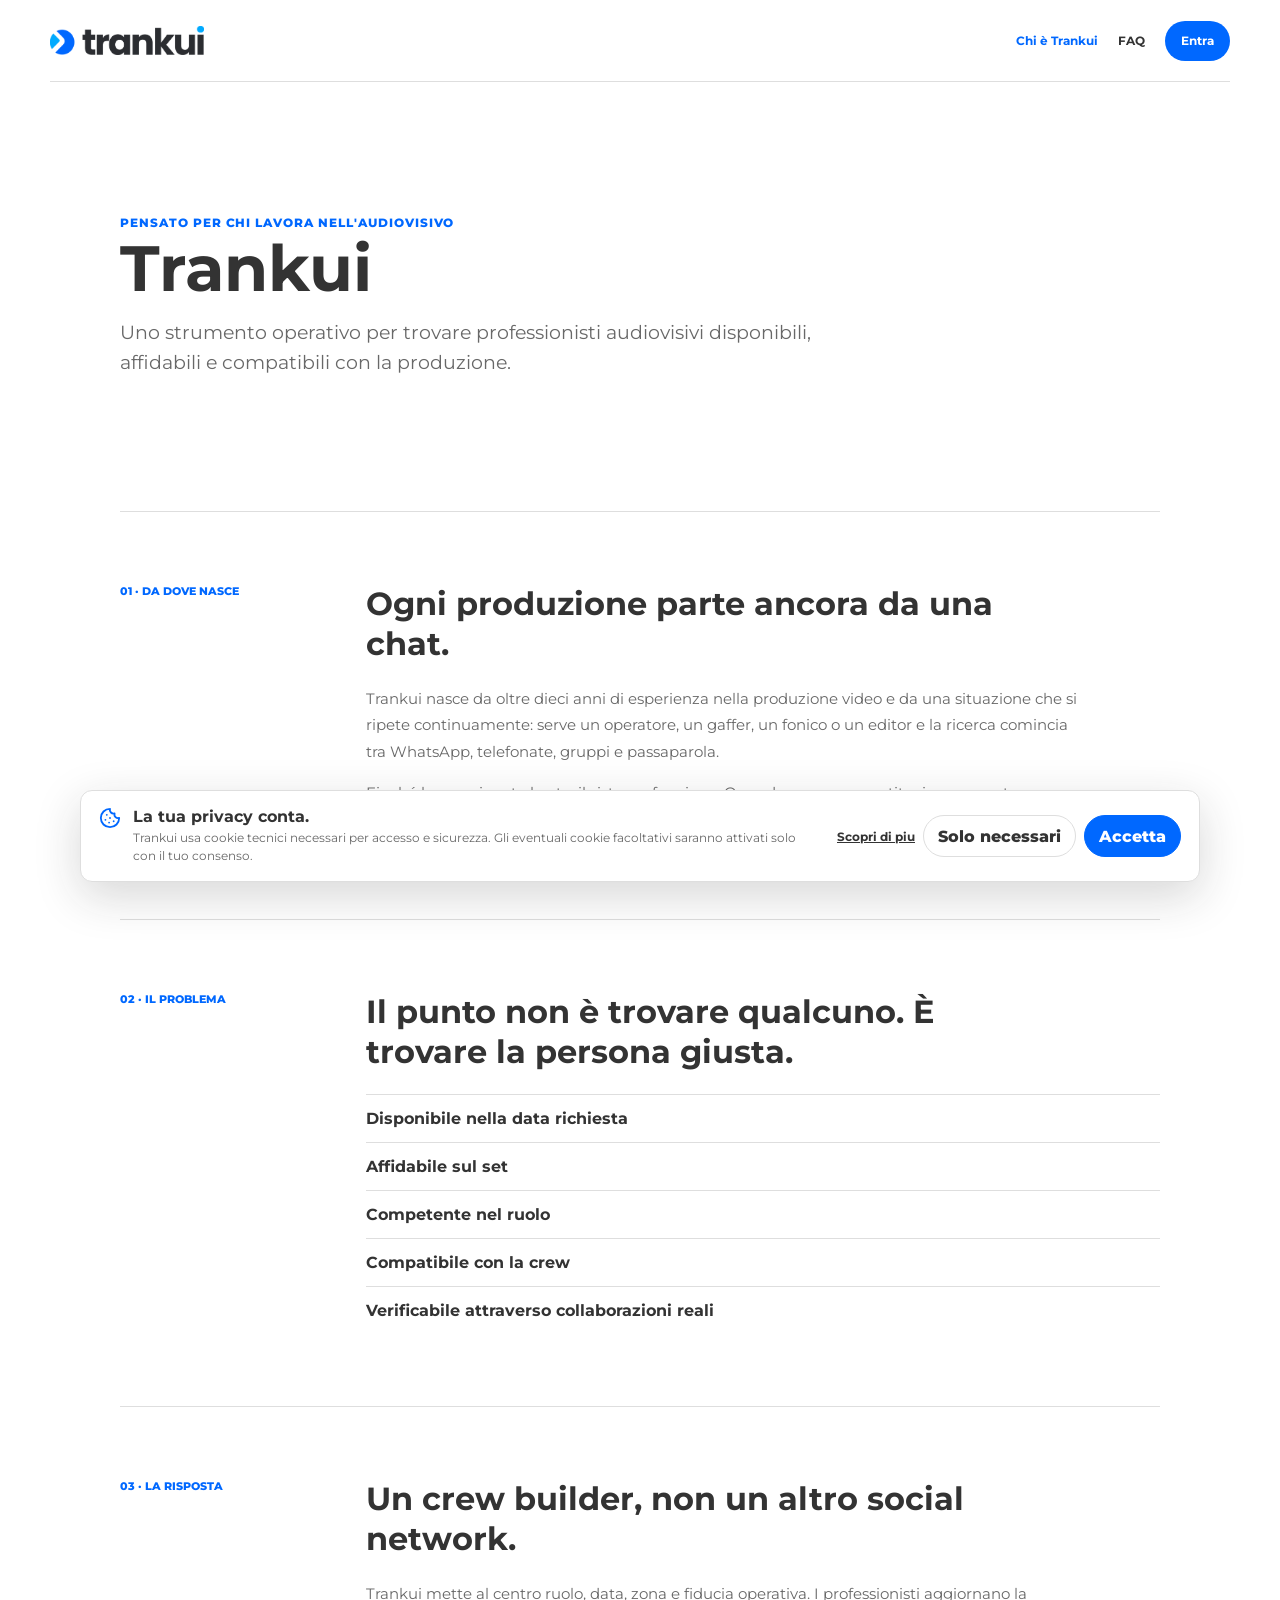
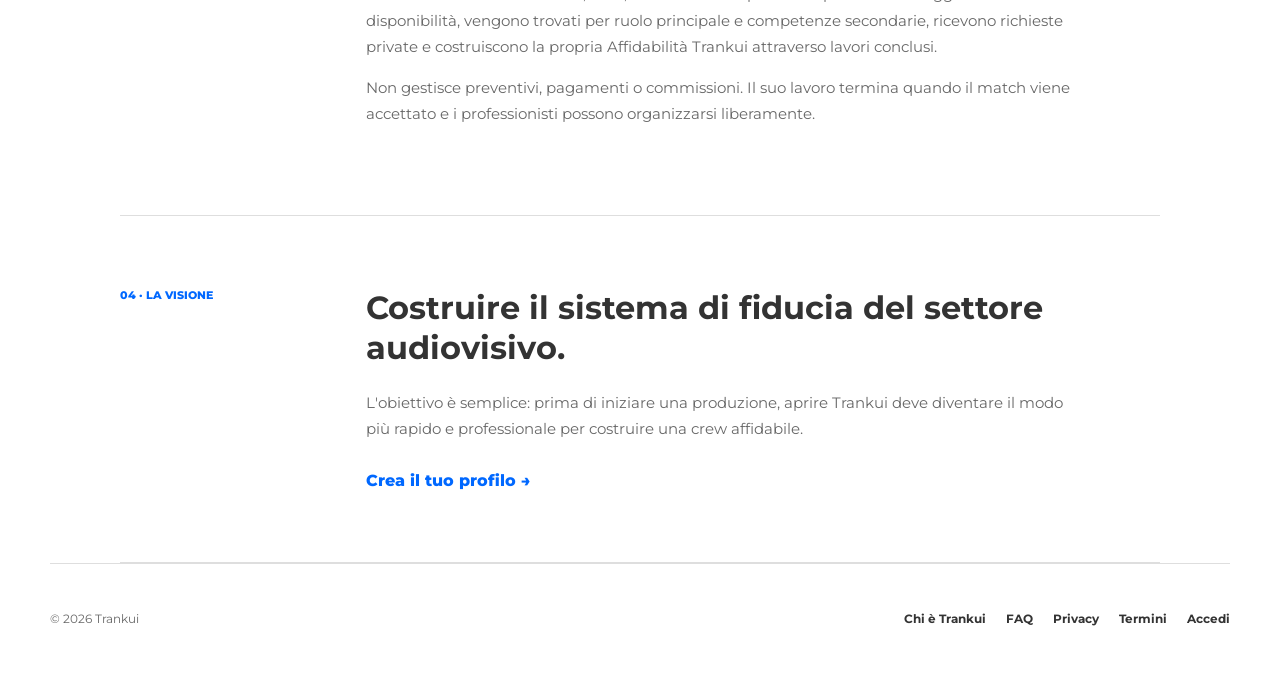
<file: trankui.html>
<!doctype html>
<html lang="it">
    <head>
    <meta charset="utf-8" />
    <meta name="viewport" content="width=device-width, initial-scale=1" />
    <title>Chi è Trankui | Crew audiovisive affidabili</title>
    <meta name="description" content="Trankui nasce per aiutare il settore audiovisivo a costruire crew disponibili, affidabili e verificabili oltre il passaparola." />
    <meta name="robots" content="index,follow,max-image-preview:large" />
    <link rel="canonical" href="https://trankui.com/trankui.html" />
    <meta property="og:locale" content="it_IT" />
    <meta property="og:site_name" content="Trankui" />
    <meta property="og:type" content="website" />
    <meta property="og:title" content="Chi è Trankui | Crew audiovisive affidabili" />
    <meta property="og:description" content="Trankui nasce per aiutare il settore audiovisivo a costruire crew disponibili, affidabili e verificabili oltre il passaparola." />
    <meta property="og:url" content="https://trankui.com/trankui.html" />
    <meta property="og:image" content="https://trankui.com/assets/og-trankui.png?v=20260713-search-presence-1" />
    <meta property="og:image:width" content="1200" />
    <meta property="og:image:height" content="630" />
    <meta name="twitter:card" content="summary_large_image" />
    <meta name="twitter:title" content="Chi è Trankui | Crew audiovisive affidabili" />
    <meta name="twitter:description" content="Trankui nasce per aiutare il settore audiovisivo a costruire crew disponibili, affidabili e verificabili oltre il passaparola." />
    <meta name="twitter:image" content="https://trankui.com/assets/og-trankui.png?v=20260713-search-presence-1" />
    <link rel="icon" href="/favicon.ico?v=20260713-search-presence-1" sizes="any" />
    <link rel="icon" type="image/png" sizes="48x48" href="/assets/favicon-48x48.png?v=20260713-search-presence-1" />
    <link rel="icon" type="image/png" sizes="96x96" href="/assets/favicon-96x96.png?v=20260713-search-presence-1" />
    <link rel="apple-touch-icon" sizes="180x180" href="/assets/apple-touch-icon.png?v=20260713-search-presence-1" />
    <link rel="manifest" href="/manifest.webmanifest?v=20260713-search-presence-1" />
    <meta name="theme-color" content="#0068ff" />
    <meta name="apple-mobile-web-app-capable" content="yes" />
    <meta name="apple-mobile-web-app-title" content="Trankui" />
    <script type="application/ld+json">
{
      "@context": "https://schema.org",
      "@type": "AboutPage",
      "name": "Chi è Trankui",
      "url": "https://trankui.com/trankui.html",
      "publisher": {
            "@id": "https://trankui.com/#organization"
      },
      "inLanguage": "it-IT"
}
    </script>
    <link rel="stylesheet" href="./styles.css?v=20260722-crew-modes-1" />
  </head>
  <body class="public-page">
    <header class="public-header">
      <a href="./index.html" aria-label="Torna a Trankui"><img class="brand-logo" src="./clipboard.png?v=20260706-official-logo" alt="Trankui" /></a>
      <nav aria-label="Navigazione informativa"><a class="active" href="./trankui.html">Chi è Trankui</a><a href="./faq.html">FAQ</a><a class="public-cta" href="./index.html">Entra</a></nav>
    </header>
    <main class="public-main">
      <section class="public-hero">
        <p class="eyebrow">Pensato per chi lavora nell'audiovisivo</p>
        <h1>Trankui</h1>
        <p>Uno strumento operativo per trovare professionisti audiovisivi disponibili, affidabili e compatibili con la produzione.</p>
      </section>

      <section class="story-section">
        <p class="section-index">01 · Da dove nasce</p>
        <div>
          <h2>Ogni produzione parte ancora da una chat.</h2>
          <p>Trankui nasce da oltre dieci anni di esperienza nella produzione video e da una situazione che si ripete continuamente: serve un operatore, un gaffer, un fonico o un editor e la ricerca comincia tra WhatsApp, telefonate, gruppi e passaparola.</p>
          <p>Finché la propria rete basta, il sistema funziona. Quando serve una sostituzione urgente, una figura nuova o un professionista fuori dal proprio network, diventa lento e poco verificabile.</p>
        </div>
      </section>

      <section class="story-section">
        <p class="section-index">02 · Il problema</p>
        <div>
          <h2>Il punto non è trovare qualcuno. È trovare la persona giusta.</h2>
          <div class="principle-list"><span>Disponibile nella data richiesta</span><span>Affidabile sul set</span><span>Competente nel ruolo</span><span>Compatibile con la crew</span><span>Verificabile attraverso collaborazioni reali</span></div>
        </div>
      </section>

      <section class="story-section">
        <p class="section-index">03 · La risposta</p>
        <div>
          <h2>Un crew builder, non un altro social network.</h2>
          <p>Trankui mette al centro ruolo, data, zona e fiducia operativa. I professionisti aggiornano la disponibilità, vengono trovati per ruolo principale e competenze secondarie, ricevono richieste private e costruiscono la propria Affidabilità Trankui attraverso lavori conclusi.</p>
          <p>Non gestisce preventivi, pagamenti o commissioni. Il suo lavoro termina quando il match viene accettato e i professionisti possono organizzarsi liberamente.</p>
        </div>
      </section>

      <section class="story-section">
        <p class="section-index">04 · La visione</p>
        <div>
          <h2>Costruire il sistema di fiducia del settore audiovisivo.</h2>
          <p>L'obiettivo è semplice: prima di iniziare una produzione, aprire Trankui deve diventare il modo più rapido e professionale per costruire una crew affidabile.</p>
          <a class="inline-link" href="./index.html">Crea il tuo profilo →</a>
        </div>
      </section>
    </main>
    <footer class="public-footer"><span>© 2026 Trankui</span><nav><a href="./trankui.html">Chi è Trankui</a><a href="./faq.html">FAQ</a><a href="./privacy.html">Privacy</a><a href="./termini.html">Termini</a><a href="./index.html">Accedi</a></nav></footer>
    <script src="./lucide.min.js"></script><script src="./cookie-consent.js"></script>
  </body>
</html>
</file>
<file: landing.css>
@font-face {
  font-family: "Montserrat";
  src: url("./Montserrat-Regular.ttf") format("truetype");
  font-weight: 400;
  font-style: normal;
  font-display: swap;
}

@font-face {
  font-family: "Montserrat";
  src: url("./Montserrat-Bold.ttf") format("truetype");
  font-weight: 700;
  font-style: normal;
  font-display: swap;
}

@font-face {
  font-family: "Montserrat";
  src: url("./Montserrat-ExtraBold.ttf") format("truetype");
  font-weight: 800;
  font-style: normal;
  font-display: swap;
}

:root {
  --blue: #0867ff;
  --cyan: #18aef2;
  --ink: #2f3034;
  --muted: #6d6f76;
  --line: #e7e8ec;
  --soft: #f6f8fb;
  --surface: #ffffff;
}

* {
  box-sizing: border-box;
}

body.landing-page {
  min-height: 100vh;
  margin: 0;
  background:
    linear-gradient(90deg, rgba(8, 103, 255, 0.08) 1px, transparent 1px),
    linear-gradient(0deg, rgba(8, 103, 255, 0.06) 1px, transparent 1px),
    #ffffff;
  background-size: 88px 88px;
  color: var(--ink);
  font-family: "Montserrat", Arial, sans-serif;
  letter-spacing: 0;
}

a {
  color: inherit;
  text-decoration: none;
}

.landing-shell {
  width: min(1180px, calc(100% - 40px));
  min-height: 100vh;
  display: flex;
  flex-direction: column;
  margin: 0 auto;
}

.landing-nav {
  display: flex;
  align-items: center;
  justify-content: space-between;
  gap: 24px;
  padding: 28px 0;
}

.landing-brand img {
  width: 184px;
  height: auto;
  display: block;
}

.landing-nav nav {
  display: flex;
  align-items: center;
  gap: 22px;
  color: var(--muted);
  font-size: 14px;
}

.landing-nav a:hover,
.landing-footer a:hover {
  color: var(--blue);
}

.landing-hero {
  flex: 1;
  display: grid;
  grid-template-columns: minmax(0, 1.08fr) minmax(340px, 0.72fr);
  align-items: center;
  gap: 54px;
  padding: 52px 0 72px;
}

.landing-eyebrow {
  margin: 0 0 18px;
  color: var(--blue);
  font-size: 13px;
  font-weight: 800;
  letter-spacing: 0;
  text-transform: uppercase;
}

.landing-copy h1 {
  max-width: 840px;
  margin: 0;
  font-size: clamp(44px, 7vw, 94px);
  line-height: 0.92;
  font-weight: 800;
  letter-spacing: 0;
}

.landing-lead {
  max-width: 730px;
  margin: 30px 0 0;
  color: var(--muted);
  font-size: clamp(18px, 2.1vw, 24px);
  line-height: 1.45;
}

.landing-actions {
  display: flex;
  flex-wrap: wrap;
  gap: 12px;
  margin-top: 34px;
}

.landing-actions span {
  min-height: 42px;
  display: inline-flex;
  align-items: center;
  border: 1px solid var(--line);
  border-radius: 999px;
  padding: 0 18px;
  background: rgba(255, 255, 255, 0.8);
  color: var(--ink);
  font-size: 14px;
  font-weight: 700;
}

.landing-signal {
  border: 1px solid var(--line);
  border-radius: 26px;
  padding: 22px;
  background: rgba(255, 255, 255, 0.86);
  box-shadow: 0 28px 80px rgba(38, 48, 76, 0.14);
}

.signal-topline {
  display: flex;
  align-items: baseline;
  justify-content: space-between;
  gap: 18px;
  margin-bottom: 18px;
  padding-bottom: 16px;
  border-bottom: 1px solid var(--line);
  color: var(--muted);
  font-size: 13px;
  font-weight: 700;
}

.signal-topline strong {
  color: var(--blue);
  font-size: 18px;
}

.signal-card {
  display: grid;
  grid-template-columns: auto 1fr;
  gap: 14px;
  align-items: center;
  min-height: 94px;
  margin-top: 12px;
  border: 1px solid var(--line);
  border-radius: 20px;
  padding: 18px;
  background: var(--surface);
}

.signal-card.active {
  border-color: rgba(8, 103, 255, 0.38);
  box-shadow: 0 18px 42px rgba(8, 103, 255, 0.12);
}

.signal-card strong,
.signal-card small {
  display: block;
}

.signal-card strong {
  font-size: 16px;
}

.signal-card small {
  margin-top: 7px;
  color: var(--muted);
  line-height: 1.35;
}

.signal-dot {
  width: 18px;
  height: 18px;
  border-radius: 999px;
  background: var(--blue);
  box-shadow: 0 0 0 7px rgba(8, 103, 255, 0.12);
}

.signal-dot.cyan {
  background: var(--cyan);
  box-shadow: 0 0 0 7px rgba(24, 174, 242, 0.12);
}

.signal-dot.dark {
  background: var(--ink);
  box-shadow: 0 0 0 7px rgba(47, 48, 52, 0.1);
}

.landing-proof {
  display: grid;
  grid-template-columns: repeat(3, 1fr);
  gap: 14px;
  padding: 0 0 42px;
}

.landing-proof article {
  min-height: 178px;
  border: 1px solid var(--line);
  border-radius: 22px;
  padding: 22px;
  background: rgba(255, 255, 255, 0.82);
}

.landing-proof span {
  color: var(--blue);
  font-size: 13px;
  font-weight: 800;
}

.landing-proof h2 {
  margin: 16px 0 10px;
  font-size: 22px;
}

.landing-proof p {
  margin: 0;
  color: var(--muted);
  line-height: 1.5;
}

.landing-faq {
  display: grid;
  gap: 46px;
  padding: 76px 0 86px;
}

.landing-faq-head {
  display: grid;
  justify-items: center;
  gap: 18px;
  text-align: center;
}

.landing-faq-head h2 {
  max-width: 920px;
  margin: 0;
  color: var(--ink);
  font-size: clamp(34px, 4vw, 56px);
  line-height: 1.08;
  letter-spacing: 0;
}

.landing-faq-head h2 span {
  background: linear-gradient(135deg, var(--blue), #9d55ff);
  -webkit-background-clip: text;
  background-clip: text;
  color: transparent;
}

.landing-faq-head a {
  display: inline-flex;
  align-items: center;
  min-height: 42px;
  border: 1px solid var(--line);
  border-radius: 999px;
  padding: 0 18px;
  background: rgba(255, 255, 255, 0.78);
  color: var(--ink);
  font-size: 14px;
  font-weight: 700;
}

.landing-faq-head a:hover {
  border-color: rgba(8, 103, 255, 0.34);
  color: var(--blue);
}

.landing-faq-list {
  width: min(1120px, 100%);
  justify-self: center;
  display: grid;
  gap: 16px;
}

.landing-faq-list details {
  border: 0;
  border-radius: 26px;
  background: #ffffff;
  box-shadow: 0 20px 62px rgba(38, 48, 76, 0.08);
  overflow: hidden;
}

.landing-faq-list summary {
  position: relative;
  min-height: 78px;
  display: flex;
  align-items: center;
  padding: 0 76px 0 34px;
  color: #090b11;
  cursor: pointer;
  font-size: clamp(17px, 1.8vw, 21px);
  font-weight: 800;
  list-style: none;
}

.landing-faq-list summary::-webkit-details-marker {
  display: none;
}

.landing-faq-list summary::after {
  content: "›";
  position: absolute;
  top: 50%;
  right: 34px;
  width: auto;
  height: auto;
  display: grid;
  place-items: center;
  border: 0;
  color: #7b55ff;
  font-size: 34px;
  font-weight: 700;
  line-height: 1;
  transform: translateY(-50%);
  transition: transform .18s ease;
}

.landing-faq-list details[open] summary::after {
  transform: translateY(-50%) rotate(90deg);
}

.landing-faq-list p {
  max-width: 860px;
  margin: -4px 76px 28px 34px;
  color: var(--muted);
  font-size: 16px;
  line-height: 1.6;
}

.landing-footer {
  width: 100vw;
  margin-left: calc(50% - 50vw);
  background: #07131c;
  color: rgba(255, 255, 255, 0.78);
  font-size: 15px;
}

.landing-footer p {
  margin: 0;
  border-top: 1px solid rgba(255, 255, 255, 0.22);
  padding: 24px 20px;
  color: rgba(255, 255, 255, 0.64);
  text-align: center;
}

.landing-footer-inner {
  width: min(1180px, calc(100% - 40px));
  display: grid;
  grid-template-columns: 1fr 1fr auto;
  gap: 80px;
  margin: 0 auto;
  padding: 56px 0 58px;
}

.landing-footer h2 {
  margin: 0 0 24px;
  color: #ffffff;
  font-size: 15px;
  font-weight: 800;
}

.landing-footer-brand,
.landing-footer-contact,
.landing-footer-social {
  display: grid;
  align-content: start;
}

.landing-footer-brand {
  gap: 16px;
}

.landing-footer-brand img {
  width: 162px;
  height: auto;
  margin-bottom: 10px;
}

.landing-footer a,
.landing-footer span {
  color: rgba(255, 255, 255, 0.78);
}

.landing-footer a:hover {
  color: #ffffff;
}

.landing-footer-contact {
  gap: 12px;
}

.landing-footer-contact h2 {
  margin-bottom: 14px;
}

.landing-footer-social div {
  display: flex;
  align-items: center;
  gap: 18px;
}

.landing-footer-social span {
  width: 28px;
  height: 28px;
  display: grid;
  place-items: center;
  border-radius: 999px;
  background: #ffffff;
  color: #07131c;
  font-size: 10px;
  font-weight: 800;
  text-transform: uppercase;
}

@media (max-width: 860px) {
  .landing-shell {
    width: min(100% - 28px, 680px);
  }

  .landing-nav {
    align-items: flex-start;
    flex-direction: column;
    padding-top: 22px;
  }

  .landing-brand img {
    width: 164px;
  }

  .landing-hero {
    grid-template-columns: 1fr;
    gap: 34px;
    padding: 34px 0 42px;
  }

  .landing-copy h1 {
    font-size: clamp(42px, 13vw, 64px);
  }

  .landing-proof {
    grid-template-columns: 1fr;
  }

  .landing-faq {
    gap: 26px;
    padding: 46px 0 56px;
  }

  .landing-faq-list summary {
    min-height: 68px;
    padding: 0 54px 0 20px;
    font-size: 16px;
  }

  .landing-faq-list summary::after {
    right: 22px;
    font-size: 28px;
  }

  .landing-faq-list p {
    margin: -4px 54px 20px 20px;
    font-size: 14px;
  }

  .landing-footer {
    margin-left: calc(50% - 50vw);
  }

  .landing-footer-inner {
    width: min(100% - 28px, 680px);
    grid-template-columns: 1fr;
    gap: 34px;
    padding: 42px 0;
  }

  .landing-footer-social div {
    gap: 14px;
  }
}
</file>
<file: styles.css>
@font-face {
  font-family: "Montserrat";
  src: url("./Montserrat-Regular.ttf") format("truetype");
  font-weight: 400;
  font-style: normal;
  font-display: swap;
}

/* Night preview: opt-in with index.html?theme=night. */
html.theme-night {
  color-scheme: dark;
  --bg: #090a0c;
  --surface: #111317;
  --surface-soft: #181b20;
  --ink: #f4f6f8;
  --muted: #a4a9b2;
  --line: #2a2e35;
  --green: #1683ff;
  --green-2: #0871e8;
  --blue: #22b2ff;
  --amber: #e6ad4b;
  --amber-soft: #2b2316;
  --red: #ff7b7b;
  --shadow: 0 16px 44px rgba(0, 0, 0, 0.36);
}

.theme-night body,
.theme-night .app-shell,
.theme-night .main {
  background: var(--bg);
  color: var(--ink);
}

.theme-night .auth-screen {
  background: #090a0c;
}

.theme-night .auth-card,
.theme-night .auth-entry,
.theme-night .sidebar,
.theme-night .topbar,
.theme-night .search-panel,
.theme-night .result-card,
.theme-night .profile-panel,
.theme-night .panel,
.theme-night .card,
.theme-night .modal,
.theme-night .chat-dialog,
.theme-night .delete-post-dialog,
.theme-night .cookie-banner,
.theme-night .calendar-shell,
.theme-night .calendar-card,
.theme-night .review-card,
.theme-night .board-card,
.theme-night .request-card,
.theme-night .support-assistant,
.theme-night .support-ticket-panel,
.theme-night .support-ticket-card,
.theme-night .beta-feedback-panel,
.theme-night .beta-feedback-card,
.theme-night .beta-feedback-guide > div,
.theme-night .search-faq-panel,
.theme-night .search-faq-list details,
.theme-night .admin-card,
.theme-night .stat-card {
  background: var(--surface);
  border-color: var(--line);
  color: var(--ink);
}

.theme-night .sidebar,
.theme-night .topbar,
.theme-night .auth-nav,
.theme-night .app-footer {
  border-color: var(--line);
}

.theme-night input,
.theme-night select,
.theme-night textarea,
.theme-night .search-more,
.theme-night .availability-mode,
.theme-night .calendar-grid,
.theme-night .empty-state,
.theme-night .chat-composer,
.theme-night .profile-section,
.theme-night .profile-read-section,
.theme-night .profile-edit-header,
.theme-night .profile-chip-row span,
.theme-night .metric,
.theme-night .support-suggestions button,
.theme-night .support-chat-form,
.theme-night .tag,
.theme-night .chip {
  background: var(--surface-soft);
  border-color: var(--line);
  color: var(--ink);
}

.theme-night .profile-read-bio {
  color: var(--ink);
}

.theme-night input::placeholder,
.theme-night textarea::placeholder {
  color: #767d88;
}

.theme-night .nav-item,
.theme-night .ghost-button,
.theme-night .secondary-button,
.theme-night .tiny-button,
.theme-night .icon-button,
.theme-night .user-name-button,
.theme-night .auth-text-button {
  color: var(--ink);
}

.theme-night .secondary-button,
.theme-night .ghost-button,
.theme-night .tiny-button,
.theme-night .icon-button {
  background: #171a1f;
  border-color: #30343c;
}

.theme-night .nav-item:hover,
.theme-night .nav-item.active,
.theme-night .tiny-button.active,
.theme-night .secondary-button:hover,
.theme-night .ghost-button:hover {
  background: #17263a;
  color: #72b6ff;
}

.theme-night .primary-button {
  color: #fff;
  box-shadow: 0 10px 28px rgba(22, 131, 255, 0.22);
}

.theme-night .eyebrow,
.theme-night a,
.theme-night .field label i,
.theme-night .calendar-month-title {
  color: #60adff;
}

.theme-night .muted,
.theme-night .auth-copy,
.theme-night .auth-intro > p:not(.eyebrow),
.theme-night .field-help,
.theme-night .calendar-weekdays,
.theme-night .app-footer,
.theme-night .cookie-banner p {
  color: var(--muted);
}

.theme-night .calendar-day {
  color: var(--ink);
  background: transparent;
}

.theme-night .calendar-day:hover {
  background: #222a35;
}

.theme-night .calendar-day.available,
.theme-night .calendar-day.selected {
  background: #1683ff;
  color: #fff;
}

.theme-night .calendar-day.busy,
.theme-night .calendar-day.outside {
  color: #626873;
}

.theme-night .app-footer {
  background: #050c12;
}

.theme-night .chat-backdrop,
.theme-night .modal-backdrop {
  background: rgba(0, 0, 0, 0.74);
  backdrop-filter: blur(5px);
}

.theme-night .message-bubble {
  background: #20242b;
  color: var(--ink);
}

.theme-night .message-bubble.mine {
  background: #126bd0;
  color: #fff;
}

.theme-night .cookie-banner {
  box-shadow: 0 20px 60px rgba(0, 0, 0, 0.58);
}

.theme-night .status-badge,
.theme-night .match-badge,
.theme-night .tag.primary {
  background: #142d4c;
  border-color: #214e7f;
  color: #82c0ff;
}

.theme-night ::selection {
  background: #1683ff;
  color: #fff;
}

.visually-hidden {
  position: absolute !important;
  width: 1px;
  height: 1px;
  padding: 0;
  margin: -1px;
  overflow: hidden;
  clip: rect(0, 0, 0, 0);
  white-space: nowrap;
  border: 0;
}

.user-avatar img,
.avatar img {
  width: 100%;
  height: 100%;
  object-fit: cover;
  border-radius: inherit;
  position: relative;
  z-index: 1;
}

.user-avatar:has(img),
.avatar:has(img) {
  background: #f3f5f8;
  color: transparent;
}

.avatar:has(img)::after {
  display: none;
}

.profile-overview-avatar:has(img),
.profile-photo-preview:has(img) {
  box-shadow: 0 14px 34px rgba(18, 28, 45, 0.10);
  outline: 1px solid rgba(18, 28, 45, 0.08);
  outline-offset: -1px;
}

.avatar-button, .profile-name-button { border: 0; padding: 0; background: transparent; color: inherit; font: inherit; cursor: pointer; text-align: left; }
.profile-name-button:hover { text-decoration: underline; }
.community-card { width: 100%; min-height: 84px; padding: 14px; display: grid; grid-template-columns: auto minmax(0, 1fr) auto; align-items: center; gap: 12px; border: 1px solid var(--line); border-radius: var(--radius); background: var(--surface); color: inherit; font: inherit; text-align: left; cursor: pointer; }
.community-card strong, .community-card span { display: block; }
.community-card span { margin-top: 4px; color: var(--muted); font-size: 13px; }
.community-card:hover { border-color: var(--green); }
.profile-badge-row {
  display: flex;
  flex-wrap: wrap;
  gap: 8px;
  margin-top: 12px;
}
.profile-badge-chip,
.crew-zero-chip {
  display: inline-flex;
  align-items: center;
  justify-content: center;
  gap: 6px;
  width: fit-content;
  border: 1px solid rgba(0, 104, 255, .18);
  border-radius: 999px;
  background: #eef6ff;
  color: var(--blue);
  font-weight: 800;
  line-height: 1;
  letter-spacing: 0;
  white-space: nowrap;
}
.profile-badge-chip {
  padding: 8px 11px;
  font-size: 13px;
}
.profile-badge-chip svg {
  width: 15px;
  height: 15px;
}
.crew-zero-chip {
  padding: 5px 8px;
  font-size: 11px;
}
.crew-zero-chip svg {
  width: 13px;
  height: 13px;
}
.mode-chip-row {
  display: flex;
  flex-wrap: wrap;
  gap: 6px;
  margin-top: 8px;
}
.mode-chip {
  display: inline-flex;
  align-items: center;
  gap: 5px;
  width: fit-content;
  padding: 5px 9px;
  border: 1px solid rgba(18, 28, 45, .09);
  border-radius: 999px;
  background: var(--surface-soft);
  color: #4f5661;
  font-size: 11px;
  font-weight: 800;
  line-height: 1;
  letter-spacing: 0;
  white-space: nowrap;
}
.mode-chip svg {
  width: 13px;
  height: 13px;
  color: var(--blue);
}
.mode-chip-builder svg {
  color: var(--green);
}
.result-title {
  display: flex;
  flex-wrap: wrap;
  align-items: center;
  gap: 6px;
}
.result-title > svg {
  width: 16px;
  height: 16px;
  color: var(--blue);
}
.community-card-trust {
  display: inline-flex;
  align-items: center;
  justify-content: flex-end;
  gap: 7px;
}
.community-card-trust > svg {
  width: 18px;
  height: 18px;
  color: var(--blue);
}
.public-profile-dialog, .delete-account-dialog, .delete-post-dialog { position: relative; width: min(820px, calc(100vw - 32px)); max-height: min(900px, calc(100vh - 32px)); overflow: auto; background: var(--surface); border-radius: 8px; padding: 40px; box-shadow: 0 24px 80px rgba(0,0,0,.28); }
.public-profile-close { position: absolute; top: 16px; right: 16px; z-index: 2; }
.delete-account-dialog { width: min(520px, calc(100vw - 32px)); }
.delete-account-dialog header { display: flex; align-items: flex-start; justify-content: space-between; gap: 16px; }
.delete-post-dialog { width: min(560px, calc(100vw - 32px)); padding: 34px; }
.delete-post-close { position: absolute; top: 14px; right: 14px; }
.delete-post-icon { width: 54px; height: 54px; display: grid; place-items: center; margin-bottom: 16px; border-radius: 999px; background: #fff0f2; color: #b4232f; }
.delete-post-icon svg { width: 24px; height: 24px; }
.delete-post-dialog h2 { max-width: 420px; margin: 6px 0 10px; font-size: clamp(24px, 4vw, 32px); line-height: 1.12; letter-spacing: 0; }
.delete-post-dialog p:not(.eyebrow) { margin: 0; color: var(--muted); line-height: 1.55; }
.delete-post-summary { display: grid; gap: 4px; margin: 20px 0; padding: 14px 16px; border: 1px solid var(--line); border-radius: 8px; background: var(--surface-soft); }
.delete-post-summary strong { font-size: 14px; }
.delete-post-summary span { color: var(--muted); font-size: 13px; line-height: 1.45; }
.delete-post-actions { display: flex; justify-content: flex-end; gap: 10px; flex-wrap: wrap; }
.account-danger-zone { margin-top: 32px; padding: 24px 0; border-top: 1px solid var(--line); display: flex; align-items: center; justify-content: space-between; gap: 24px; }
.account-danger-zone h2 { margin: 4px 0; font-size: 20px; }
.account-danger-zone span { color: var(--muted); }
.danger-button { display: inline-flex; align-items: center; justify-content: center; gap: 8px; min-height: 44px; padding: 0 16px; border: 1px solid #c83232; border-radius: 8px; background: #fff; color: #a51f1f; font-weight: 700; cursor: pointer; }
.danger-button:hover { background: #fff2f2; }
.danger-button:disabled { opacity: .45; cursor: not-allowed; }

.profile-photo-editor {
  display: flex;
  align-items: center;
  gap: 18px;
  padding: 18px;
  border: 1px solid var(--line);
  border-radius: var(--radius);
}

.profile-photo-editor > div:last-child {
  display: grid;
  justify-items: start;
  gap: 6px;
}

.profile-photo-preview {
  width: 88px;
  height: 88px;
  flex: 0 0 88px;
}

.profile-form .profile-photo-editor {
  display: grid;
  grid-template-columns: auto minmax(0, 1fr);
  align-items: center;
  gap: 20px;
  padding: 0;
  border: 0;
  border-radius: 0;
  background: transparent;
}

.profile-form .profile-photo-preview {
  width: 96px;
  height: 96px;
  flex-basis: 96px;
  border-radius: 50%;
}

.profile-form .profile-photo-editor strong {
  font-size: 16px;
}

.profile-form .profile-photo-editor span {
  max-width: 560px;
  color: var(--muted);
  font-size: 13px;
  line-height: 1.55;
}

.compact-multiselect {
  position: relative;
  padding: 0;
  border: 1px solid var(--line);
  border-radius: var(--radius);
  background: var(--surface);
}

.compact-multiselect summary {
  min-height: 56px;
  display: grid;
  grid-template-columns: minmax(180px, auto) 1fr 20px;
  align-items: center;
  gap: 14px;
  padding: 10px 14px;
  cursor: pointer;
  list-style: none;
}

.compact-multiselect summary::-webkit-details-marker { display: none; }
.compact-multiselect summary > span:first-child { display: grid; gap: 2px; }
.compact-multiselect summary small,
.multiselect-summary { color: var(--muted); font-size: 11px; }
.multiselect-summary { overflow: hidden; text-overflow: ellipsis; white-space: nowrap; }
.compact-multiselect[open] summary > svg { transform: rotate(180deg); }

.multiselect-popover {
  padding: 12px 14px 14px;
  border-top: 1px solid var(--line);
}
.multiselect-popover > input { min-height: 42px; }
.multiselect-help { margin: 0 0 10px; max-width: 760px; color: var(--muted); font-size: 12px; line-height: 1.5; }
.multiselect-list { max-height: 250px; overflow: auto; margin-top: 8px; border: 1px solid var(--line); border-radius: var(--radius); }
.multiselect-list label { min-height: 40px; display: flex; align-items: center; justify-content: space-between; gap: 16px; padding: 8px 11px; border-bottom: 1px solid var(--line); color: var(--ink); font-size: 12px; text-transform: none; cursor: pointer; }
.multiselect-list label:last-child { border-bottom: 0; }
.multiselect-list label:hover { background: var(--surface-soft); }
.multiselect-list input[type="checkbox"] { width: 18px; height: 18px; flex: 0 0 18px; }
.multiselect-group > strong { display: block; padding: 10px 11px 6px; color: var(--muted); font-size: 10px; text-transform: uppercase; }

.profile-links { display: flex; flex-wrap: wrap; gap: 8px; }
.profile-expertise { display: grid; gap: 8px; margin-top: 18px; }
.profile-expertise > strong { font-size: 12px; }
.social-icon-button {
  width: 38px;
  height: 38px;
  display: inline-grid;
  place-items: center;
  border: 0;
  border-radius: 50%;
  color: #fff;
  background: #202124;
  transition: transform .16s ease, background .16s ease;
}
.social-icon-button:hover { transform: translateY(-1px); background: var(--green-2); }
.social-brand-icon { width: 19px; height: 19px; display: block; }
.social-field label { display: flex; align-items: center; gap: 7px; }
.social-field label .social-brand-icon { width: 22px; height: 22px; padding: 4px; border-radius: 50%; color: #fff; background: #202124; }
.community-search {
  width: min(620px, 100%);
  min-height: 50px;
  display: flex;
  align-items: center;
  gap: 10px;
  margin: 22px auto 18px;
  padding: 0 16px;
  border: 1px solid var(--line);
  border-radius: 24px;
  background: var(--surface);
}
.community-search:focus-within { border-color: var(--green); box-shadow: 0 0 0 3px rgba(0, 104, 255, .1); }
.community-search svg { width: 18px; color: var(--muted); }
.community-search input { min-height: 46px; padding: 0; border: 0; outline: 0; background: transparent; }
.community-pagination {
  grid-column: 1 / -1;
  display: flex;
  align-items: center;
  justify-content: center;
  gap: 12px;
  padding: 12px 0 0;
}
.community-pagination span {
  color: var(--muted);
  font-size: 12px;
  font-weight: 700;
}

.support-head {
  display: flex;
  align-items: end;
  justify-content: space-between;
  gap: 18px;
}

.support-state-pill {
  min-height: 38px;
  display: inline-flex;
  align-items: center;
  gap: 8px;
  padding: 0 14px;
  border: 1px solid #d5e6ff;
  border-radius: 999px;
  background: #f4f8ff;
  color: var(--green);
  font-size: 12px;
  font-weight: 850;
}

.support-state-pill svg {
  width: 16px;
  height: 16px;
}

.support-layout {
  display: grid;
  grid-template-columns: minmax(420px, 1.1fr) minmax(340px, .9fr);
  gap: 16px;
  align-items: start;
}

.support-assistant,
.support-ticket-panel,
.support-ticket-card {
  border: 1px solid var(--line);
  border-radius: 8px;
  background: var(--surface);
}

.support-assistant {
  min-height: 620px;
  display: grid;
  grid-template-rows: auto auto minmax(260px, 1fr) auto;
  overflow: hidden;
}

.support-assistant > header {
  display: flex;
  align-items: center;
  gap: 14px;
  padding: 18px;
  border-bottom: 1px solid var(--line);
}

.support-assistant h3,
.support-ticket-panel h3,
.support-ticket-card h3 {
  margin: 2px 0 0;
}

.support-ai-avatar {
  width: 48px;
  height: 48px;
  display: grid;
  place-items: center;
  border-radius: 50%;
  background: var(--green);
  color: #fff;
}

.support-ai-avatar svg {
  width: 22px;
  height: 22px;
}

.support-suggestions {
  display: flex;
  flex-wrap: wrap;
  gap: 8px;
  padding: 14px 18px;
  border-bottom: 1px solid var(--line);
}

.support-suggestions button {
  min-height: 34px;
  padding: 0 12px;
  border: 1px solid var(--line);
  border-radius: 999px;
  background: var(--surface-soft);
  color: var(--ink);
  font-weight: 750;
  cursor: pointer;
}

.support-suggestions button:hover {
  border-color: var(--green);
  color: var(--green);
}

.support-chat-log {
  max-height: 430px;
  overflow: auto;
  display: grid;
  align-content: start;
  gap: 12px;
  padding: 18px;
}

.support-message {
  width: min(86%, 620px);
  display: grid;
  gap: 5px;
}

.support-message.user {
  justify-self: end;
}

.support-message span {
  color: var(--muted);
  font-size: 11px;
  font-weight: 800;
}

.support-message p {
  margin: 0;
  padding: 12px 14px;
  border-radius: 8px;
  background: var(--surface-soft);
  line-height: 1.55;
}

.support-message.user p {
  background: var(--green);
  color: #fff;
}

.support-chat-form {
  display: grid;
  grid-template-columns: minmax(0, 1fr) auto;
  gap: 10px;
  padding: 14px;
  border-top: 1px solid var(--line);
  background: var(--surface-soft);
}

.support-chat-form input {
  border-radius: 999px;
  background: var(--surface);
}

.support-ticket-panel {
  padding: 18px;
}

.support-ticket-intro {
  display: flex;
  gap: 12px;
  padding-bottom: 16px;
  margin-bottom: 16px;
  border-bottom: 1px solid var(--line);
}

.support-ticket-intro > svg {
  width: 28px;
  height: 28px;
  color: var(--green);
  flex: 0 0 auto;
}

.support-ticket-intro p {
  margin: 5px 0 0;
  color: var(--muted);
  line-height: 1.45;
}

.support-ticket-form {
  display: grid;
  grid-template-columns: repeat(2, minmax(0, 1fr));
  gap: 12px;
}

.support-ticket-form .wide {
  grid-column: 1 / -1;
}

.support-ticket-history {
  margin-top: 30px;
}

.support-ticket-list {
  display: grid;
  grid-template-columns: repeat(2, minmax(0, 1fr));
  gap: 12px;
}

.support-ticket-card {
  display: grid;
  gap: 10px;
  padding: 16px;
}

.support-ticket-card > div,
.support-ticket-card footer {
  display: flex;
  align-items: center;
  justify-content: space-between;
  gap: 10px;
}

.support-ticket-card p {
  margin: 0;
  color: var(--muted);
  line-height: 1.5;
}

.support-ticket-card footer {
  color: var(--muted);
  font-size: 12px;
}

.beta-feedback-layout {
  display: grid;
  grid-template-columns: minmax(440px, 1fr) minmax(280px, 360px);
  gap: 16px;
  align-items: start;
}

.beta-feedback-panel,
.beta-feedback-card,
.beta-feedback-guide > div {
  border: 1px solid var(--line);
  border-radius: 18px;
  background: var(--surface);
}

.beta-feedback-panel {
  padding: 18px;
}

.beta-feedback-form {
  display: grid;
  grid-template-columns: repeat(2, minmax(0, 1fr));
  gap: 12px;
}

.beta-feedback-form .wide {
  grid-column: 1 / -1;
}

.beta-screenshot-field label span {
  color: var(--muted);
  font-size: 12px;
  font-weight: 700;
  text-transform: none;
}

.beta-screenshot-field input[type="file"] {
  min-height: 52px;
  padding: 13px;
  border: 1px dashed var(--line);
  border-radius: 16px;
  background: var(--surface-soft);
  cursor: pointer;
}

.beta-feedback-guide {
  display: grid;
  gap: 12px;
}

.beta-feedback-guide > div {
  display: grid;
  gap: 8px;
  padding: 16px;
}

.beta-feedback-guide svg {
  width: 22px;
  height: 22px;
  color: var(--green);
}

.beta-feedback-guide h3 {
  margin: 0;
  font-size: 15px;
}

.beta-feedback-guide p {
  margin: 0;
  color: var(--muted);
  font-size: 13px;
  line-height: 1.5;
}

.beta-feedback-history {
  margin-top: 30px;
}

.beta-feedback-list {
  display: grid;
  grid-template-columns: repeat(2, minmax(0, 1fr));
  gap: 12px;
}

.beta-feedback-card {
  display: grid;
  gap: 10px;
  padding: 16px;
}

.beta-feedback-card-top,
.beta-feedback-card footer {
  display: flex;
  align-items: center;
  justify-content: space-between;
  gap: 10px;
}

.beta-feedback-card h3 {
  margin: 0;
}

.beta-feedback-card p {
  margin: 0;
  color: var(--muted);
  line-height: 1.5;
}

.beta-feedback-card footer {
  color: var(--muted);
  font-size: 12px;
  flex-wrap: wrap;
}

.beta-feedback-card footer span {
  display: inline-flex;
  align-items: center;
  gap: 5px;
}

.beta-feedback-card footer svg {
  width: 14px;
  height: 14px;
}

.support-priority {
  min-height: 26px;
  display: inline-flex;
  align-items: center;
  padding: 0 9px;
  border-radius: 999px;
  background: var(--surface-soft);
  color: var(--muted);
  font-size: 11px;
  font-weight: 800;
}

.modal-backdrop {
  position: fixed;
  inset: 0;
  z-index: 90;
  display: grid;
  place-items: center;
  padding: 20px;
  background: rgba(20, 22, 26, 0.62);
}

.review-dialog {
  width: min(720px, 100%);
  max-height: calc(100vh - 40px);
  overflow: auto;
  background: var(--surface);
  border: 1px solid var(--line);
  border-radius: var(--radius);
  box-shadow: var(--shadow);
}

.review-head {
  display: flex;
  justify-content: space-between;
  gap: 20px;
  padding: 22px;
  border-bottom: 1px solid var(--line);
}

.review-head h2 { margin: 3px 0 5px; }
.review-head span { color: var(--muted); }
.review-form { display: grid; gap: 18px; padding: 22px; }
.review-form > .primary-button { width: 100%; }
.review-scores { display: grid; grid-template-columns: repeat(5, minmax(0, 1fr)); gap: 10px; }
.review-scores label { display: grid; gap: 7px; color: var(--muted); font-size: 11px; font-weight: 700; }
.review-scores select { min-width: 0; }
.public-review-grid { display: grid; grid-template-columns: 1fr 1fr; gap: 12px; }
.public-review-grid blockquote { margin: 0; padding: 18px; border: 1px solid var(--line); border-radius: 8px; }
.public-review-grid blockquote > div { display: flex; gap: 5px; align-items: center; }
.public-review-grid blockquote svg { width: 15px; color: var(--green); }
.public-review-grid blockquote p { min-height: 3em; line-height: 1.5; }
.public-review-grid footer { color: var(--muted); font-size: 11px; }
.review-summary { display: grid; grid-template-columns: auto 1fr; align-items: end; gap: 28px; margin-bottom: 18px; }
.review-summary > div { display: grid; gap: 3px; }
.review-summary > p { max-width: 420px; margin: 0 0 3px; display: flex; align-items: center; gap: 7px; color: var(--muted); font-size: 12px; line-height: 1.45; }
.review-score { display: flex; align-items: center; gap: 6px; }
.review-score strong { font-size: 34px; line-height: 1; }
.review-summary small { color: var(--muted); font-size: 11px; }
.review-summary svg { width: 17px; color: var(--blue); }
.reliability-summary {
  display: grid;
  gap: 16px;
}

.reliability-grid {
  display: grid;
  grid-template-columns: repeat(2, minmax(0, 1fr));
  gap: 12px;
}

.reliability-card {
  min-width: 0;
  display: grid;
  gap: 6px;
  padding: 16px;
  border: 1px solid var(--line);
  border-radius: 8px;
  background: var(--surface);
}

.reliability-card > span {
  color: var(--blue);
  font-size: 11px;
  font-weight: 900;
  letter-spacing: .08em;
  text-transform: uppercase;
}

.reliability-card strong {
  display: flex;
  align-items: center;
  gap: 6px;
  color: var(--ink);
  font-size: 28px;
  line-height: 1;
}

.reliability-card strong svg {
  width: 18px;
  color: var(--blue);
}

.reliability-card small {
  color: var(--muted);
  font-size: 11px;
  font-weight: 800;
}

.reliability-card p {
  margin: 2px 0 0;
  color: var(--muted);
  font-size: 13px;
  line-height: 1.35;
}

.reliability-card.empty {
  background: var(--surface-soft);
}

.review-kind-chip {
  margin-left: 6px;
  padding: 3px 8px;
  border-radius: 999px;
  background: var(--surface-soft);
  color: var(--muted);
  font-size: 10px;
  font-weight: 900;
}

.review-empty { display: flex; align-items: center; gap: 12px; padding: 18px; border: 1px dashed var(--line); border-radius: 8px; color: var(--muted); }
.review-empty svg { width: 22px; color: var(--blue); }
.review-empty div { display: grid; gap: 3px; }
.review-empty strong { color: var(--ink); }
.completion-wait { display: inline-flex; align-items: center; gap: 6px; color: var(--muted); font-size: 11px; }
.completion-wait svg { width: 15px; }

@media (max-width: 760px) {
  .compact-multiselect summary { grid-template-columns: 1fr 20px; }
  .multiselect-summary { grid-column: 1 / -1; grid-row: 2; }
  .review-scores { grid-template-columns: 1fr 1fr; }
  .public-review-grid,
  .reliability-grid { grid-template-columns: 1fr; }
  .public-profile-dialog { width: calc(100vw - 20px); max-height: calc(100vh - 20px); padding: 54px 20px 24px; }
  .delete-post-dialog { padding: 30px 20px 22px; }
  .delete-post-actions { display: grid; grid-template-columns: 1fr; }
  .profile-hero { padding-right: 34px; }
  .trust-row, .profile-facts, .review-summary { grid-template-columns: 1fr; }
  .profile-bio { font-size: 14px; line-height: 1.6; }
  .public-review-grid blockquote p { min-height: 0; }
}

@font-face {
  font-family: "Montserrat";
  src: url("./Montserrat-Medium.ttf") format("truetype");
  font-weight: 500;
  font-style: normal;
  font-display: swap;
}

@font-face {
  font-family: "Montserrat";
  src: url("./Montserrat-SemiBold.ttf") format("truetype");
  font-weight: 600;
  font-style: normal;
  font-display: swap;
}

@font-face {
  font-family: "Montserrat";
  src: url("./Montserrat-Bold.ttf") format("truetype");
  font-weight: 700;
  font-style: normal;
  font-display: swap;
}

@font-face {
  font-family: "Montserrat";
  src: url("./Montserrat-ExtraBold.ttf") format("truetype");
  font-weight: 800;
  font-style: normal;
  font-display: swap;
}

@font-face {
  font-family: "Montserrat";
  src: url("./Montserrat-Black.ttf") format("truetype");
  font-weight: 900;
  font-style: normal;
  font-display: swap;
}

:root {
  color-scheme: light;
  --bg: #ffffff;
  --surface: #ffffff;
  --surface-soft: #f7f7f7;
  --ink: #333333;
  --muted: #686868;
  --line: #dedede;
  --green: #0068ff;
  --green-2: #0054cc;
  --blue: #00aaff;
  --amber: #a86d16;
  --amber-soft: #fff7df;
  --red: #b54747;
  --shadow: 0 8px 28px rgba(34, 34, 34, 0.09);
  --radius: 8px;
  font-family: "Montserrat", ui-sans-serif, system-ui, -apple-system, BlinkMacSystemFont, "Segoe UI", sans-serif;
}

* {
  box-sizing: border-box;
}

body {
  margin: 0;
  min-height: 100vh;
  background: var(--bg);
  color: var(--ink);
}

.hidden {
  display: none !important;
}

button,
input,
select,
textarea {
  font: inherit;
}

button {
  cursor: pointer;
}

.app-shell {
  display: block;
  min-height: 100vh;
}

.auth-screen {
  min-height: 100vh;
  display: grid;
  place-items: center;
  padding: 24px;
  background: #f7f7f7;
}

.auth-card {
  width: min(1120px, 100%);
  background: var(--surface);
  border: 1px solid var(--line);
  border-radius: var(--radius);
  box-shadow: var(--shadow);
  padding: 26px 30px 30px;
  display: grid;
  gap: 28px;
}

.auth-nav {
  display: flex;
  align-items: center;
  justify-content: space-between;
  gap: 20px;
  padding-bottom: 20px;
  border-bottom: 1px solid var(--line);
}

.auth-nav nav,
.utility-links {
  display: flex;
  align-items: center;
  gap: 16px;
}

.auth-nav a,
.utility-links a,
.utility-links button {
  color: var(--ink);
  font-size: 12px;
  font-weight: 400;
  text-decoration: none;
}

.utility-links button {
  padding: 0;
  border: 0;
  background: transparent;
  font-family: inherit;
  cursor: pointer;
}

.sidebar .utility-links {
  margin-left: auto;
}

.auth-nav a:hover,
.utility-links a:hover,
.utility-links button:hover {
  color: var(--green);
}

.workspace-mode-shortcut {
  min-height: 42px;
  flex: 0 0 auto;
  padding: 0 14px;
  border: 0;
  border-radius: 999px;
  background: transparent;
  color: var(--ink);
  font: inherit;
  font-size: 13px;
  font-weight: 700;
  white-space: nowrap;
  cursor: pointer;
  transition: background .2s ease, color .2s ease;
}

.workspace-mode-shortcut:hover {
  background: var(--surface-soft);
  color: var(--green);
}

.auth-layout {
  display: grid;
  grid-template-columns: minmax(0, 1.08fr) minmax(360px, 0.92fr);
  gap: 52px;
}

.auth-intro {
  padding: 34px 10px 20px;
}

.auth-intro h1 {
  max-width: 580px;
  margin-bottom: 18px;
  font-size: 42px;
  line-height: 1.12;
}

.auth-intro > p:not(.eyebrow) {
  max-width: 620px;
  color: var(--muted);
  font-size: 16px;
  line-height: 1.65;
}

.auth-problem-list {
  display: grid;
  margin-top: 30px;
}

.auth-problem-list > div {
  display: grid;
  grid-template-columns: 30px minmax(0, 1fr);
  gap: 4px;
  padding: 14px 0;
  border-top: 1px solid var(--line);
}

.auth-problem-list svg {
  grid-row: 1 / span 2;
  width: 20px;
  height: 20px;
  margin-top: 2px;
  color: var(--green);
}

.auth-problem-list span {
  color: var(--muted);
  font-size: 13px;
  line-height: 1.5;
}

.auth-entry {
  padding: 34px 0 20px 42px;
  border-left: 1px solid var(--line);
}

.auth-copy {
  color: var(--muted);
  max-width: 560px;
  margin-bottom: 0;
}

.auth-mode {
  display: flex;
  gap: 8px;
  margin-bottom: 18px;
}

.auth-mode .tiny-button.active,
.availability-modes .tiny-button.active {
  color: #fff;
  background: var(--green);
  border-color: var(--green);
}

.auth-form {
  display: grid;
  grid-template-columns: 1fr;
  gap: 12px;
  margin-top: 22px;
}

.account-type-selector {
  display: grid;
  gap: 10px;
  padding: 0;
  margin: 0;
  border: 0;
}

.account-type-selector legend {
  margin-bottom: 8px;
  color: var(--muted);
  font-size: 12px;
  font-weight: 800;
  text-transform: uppercase;
  letter-spacing: 0.06em;
}

.account-type-selector label {
  display: grid;
  grid-template-columns: auto minmax(0, 1fr);
  gap: 11px;
  align-items: start;
  padding: 13px;
  border: 1px solid var(--line);
  border-radius: 8px;
  color: var(--ink);
  text-transform: none;
  letter-spacing: 0;
  cursor: pointer;
  background: var(--surface);
}

.account-type-selector input {
  width: 18px;
  min-height: 18px;
  margin-top: 2px;
  accent-color: var(--green);
}

.account-type-selector span {
  display: grid;
  gap: 3px;
}

.account-type-selector small {
  color: var(--muted);
  font-size: 12px;
  font-weight: 650;
  line-height: 1.45;
}

.account-type-selector label:has(input:checked) {
  border-color: rgba(0, 104, 255, .45);
  background: rgba(0, 104, 255, .06);
}

.optional-label {
  color: var(--muted);
  font-weight: 700;
  text-transform: none;
  letter-spacing: 0;
}

.profile-mode-selector label {
  align-items: center;
}

.profile-mode-selector input {
  border-radius: 6px;
}

.profile-account-type {
  padding: 16px;
  border: 1px solid var(--line);
  border-radius: 8px;
  background: var(--surface-soft);
}

.consent-line {
  grid-column: 1 / -1;
  display: flex;
  align-items: flex-start;
  gap: 10px;
  color: var(--muted);
  font-size: 14px;
  line-height: 1.35;
  text-transform: none;
  letter-spacing: 0;
  font-weight: 650;
}

.consent-line input {
  width: 18px;
  min-height: 18px;
  margin-top: 1px;
  accent-color: var(--green);
}

.quick-login {
  display: grid;
  gap: 10px;
  padding-top: 14px;
  border-top: 1px solid var(--line);
}

.quick-login:empty {
  display: none;
}

.quick-login:not(:empty) {
  border: 1px solid rgba(0, 102, 255, 0.16);
  border-radius: 18px;
  padding: 16px;
  background: rgba(0, 102, 255, 0.06);
  color: var(--ink);
}

.auth-entry-welcome {
  display: grid;
  align-content: center;
}

.auth-entry-welcome .quick-login:not(:empty) {
  border: 0;
  border-radius: 0;
  padding: 0;
  background: transparent;
}

.quick-login strong {
  font-size: 16px;
}

.quick-login span {
  color: var(--muted);
  line-height: 1.35;
}

.auth-divider {
  grid-column: 1 / -1;
  display: flex;
  align-items: center;
  gap: 12px;
  color: var(--muted);
  font-size: 13px;
  font-weight: 750;
  text-transform: uppercase;
  letter-spacing: .04em;
}

.auth-divider::before,
.auth-divider::after {
  content: "";
  height: 1px;
  flex: 1;
  background: var(--line);
}

.google-auth-button {
  grid-column: 1 / -1;
  min-height: 52px;
  border: 1px solid #dadce0;
  border-radius: 26px;
  background: #fff;
  color: #3c4043;
  display: inline-flex;
  align-items: center;
  justify-content: center;
  gap: 10px;
  font-family: "Montserrat", Arial, sans-serif;
  font-size: 16px;
  font-weight: 750;
  cursor: pointer;
  transition: background .18s ease, border-color .18s ease, box-shadow .18s ease;
}

.google-auth-button:hover {
  border-color: #c6c9ce;
  background: #f8fafd;
  box-shadow: 0 1px 2px rgba(60, 64, 67, 0.14);
}

.google-auth-button:disabled {
  cursor: progress;
  opacity: .65;
  box-shadow: none;
}

.google-mark {
  width: 20px;
  height: 20px;
  display: inline-flex;
  flex: 0 0 auto;
}

.google-mark svg {
  display: block;
  width: 20px;
  height: 20px;
}

.auth-text-button {
  justify-self: start;
  border: 0;
  padding: 2px 0;
  background: transparent;
  color: var(--blue);
  font: inherit;
  font-size: 14px;
  font-weight: 700;
  cursor: pointer;
}

.auth-text-button:hover { text-decoration: underline; }

.crew-zero-welcome {
  position: relative;
  overflow: hidden;
  display: grid;
  gap: 16px;
  padding: clamp(24px, 4vw, 34px);
  border: 1px solid rgba(0, 104, 255, .18);
  border-radius: 28px;
  background: linear-gradient(180deg, #ffffff 0%, #f7fbff 100%);
  box-shadow: 0 24px 70px rgba(18, 28, 45, .10);
}

.crew-zero-mark {
  width: 54px;
  height: 54px;
  display: inline-flex;
  align-items: center;
  justify-content: center;
  border-radius: 50%;
  background: var(--blue);
  color: #fff;
  box-shadow: 0 14px 32px rgba(0, 104, 255, .22);
}

.crew-zero-mark svg {
  width: 24px;
  height: 24px;
}

.crew-zero-welcome h2 {
  max-width: 520px;
  margin: 0;
  font-size: clamp(34px, 5vw, 56px);
  line-height: 1.02;
  letter-spacing: 0;
}

.crew-zero-welcome p:not(.eyebrow) {
  max-width: 640px;
  margin: 0;
  color: #4a4f57;
  font-size: 15px;
  line-height: 1.65;
}

.crew-zero-welcome p strong {
  color: var(--ink);
}

.crew-zero-note {
  display: grid;
  grid-template-columns: 24px minmax(0, 1fr);
  gap: 10px;
  align-items: start;
  margin-top: 4px;
  padding: 14px 15px;
  border: 1px solid rgba(0, 104, 255, .16);
  border-radius: 16px;
  background: rgba(0, 104, 255, .055);
  color: var(--muted);
  font-size: 13px;
  font-weight: 650;
  line-height: 1.5;
}

.crew-zero-note svg {
  width: 19px;
  height: 19px;
  color: var(--blue);
}

.crew-zero-actions {
  display: flex;
  flex-wrap: wrap;
  gap: 10px;
  margin-top: 4px;
}

.crew-zero-actions .primary-button,
.crew-zero-actions .secondary-button {
  min-height: 50px;
}

.text-button {
  border: 0;
  padding: 0;
  background: transparent;
  color: var(--blue);
  font: inherit;
  font-size: 13px;
  font-weight: 800;
  cursor: pointer;
}

.text-button:hover {
  text-decoration: underline;
  text-underline-offset: 3px;
}

.quick-grid {
  display: flex;
  flex-wrap: wrap;
  gap: 8px;
}

.sidebar {
  position: sticky;
  top: 0;
  z-index: 6;
  min-height: 82px;
  background: rgba(255, 255, 255, 0.96);
  color: var(--ink);
  border-bottom: 1px solid var(--line);
  padding: 0 34px;
  display: flex;
  align-items: center;
  gap: 22px;
  backdrop-filter: blur(16px);
}

.mobile-menu-button,
.mobile-search-shell {
  display: none;
}

.mobile-menu-button {
  -webkit-tap-highlight-color: transparent;
  touch-action: manipulation;
}

.mobile-menu-backdrop {
  position: fixed;
  inset: 0;
  z-index: 90;
  background: rgba(18, 18, 20, .48);
  backdrop-filter: blur(2px);
}

.mobile-menu-panel {
  position: fixed;
  inset: 0 auto 0 0;
  z-index: 100;
  width: min(84vw, 370px);
  max-width: 100%;
  min-height: 100dvh;
  padding: max(22px, env(safe-area-inset-top)) 22px max(24px, env(safe-area-inset-bottom));
  display: flex;
  flex-direction: column;
  gap: 22px;
  overflow-y: auto;
  background: var(--surface);
  box-shadow: 26px 0 70px rgba(15, 23, 42, .24);
}

body.mobile-menu-open {
  overflow: hidden;
}

.mobile-menu-account {
  display: grid;
  grid-template-columns: auto minmax(0, 1fr) auto;
  align-items: center;
  gap: 14px;
  min-height: 92px;
}

.mobile-menu-avatar {
  width: 64px;
  height: 64px;
  flex-basis: 64px;
  font-size: 22px;
}

.mobile-menu-account div {
  min-width: 0;
  display: grid;
  gap: 4px;
}

.mobile-menu-account strong {
  overflow: hidden;
  color: var(--ink);
  font-size: 22px;
  line-height: 1.1;
  text-overflow: ellipsis;
  white-space: nowrap;
}

.mobile-menu-account small {
  color: var(--muted);
  font-size: 13px;
  font-weight: 700;
}

.mobile-menu-close {
  width: 42px;
  height: 42px;
  display: grid;
  place-items: center;
  border: 1px solid var(--line);
  border-radius: 50%;
  background: var(--surface);
  color: var(--ink);
}

.mobile-menu-close svg {
  width: 20px;
  height: 20px;
}

.mobile-menu-links {
  display: grid;
  gap: 2px;
}

.mobile-menu-links button,
.mobile-menu-links a {
  position: relative;
  min-height: 54px;
  display: grid;
  grid-template-columns: 24px minmax(0, 1fr) auto;
  align-items: center;
  gap: 14px;
  padding: 0;
  border: 0;
  background: transparent;
  color: var(--muted);
  font: inherit;
  font-size: 21px;
  font-weight: 400;
  text-align: left;
  text-decoration: none;
}

.mobile-menu-links button:hover,
.mobile-menu-links a:hover {
  color: var(--ink);
}

.mobile-menu-links svg {
  width: 21px;
  height: 21px;
  color: var(--blue);
}

.mobile-menu-secondary {
  padding-top: 18px;
  border-top: 1px solid var(--line);
}

.mobile-menu-secondary button,
.mobile-menu-secondary a {
  min-height: 48px;
  font-size: 18px;
}

.mobile-menu-badge {
  min-width: 22px;
  height: 22px;
  padding: 0 6px;
  display: inline-grid;
  place-items: center;
  border-radius: 999px;
  background: #e22d3d;
  color: #fff;
  font-size: 11px;
  font-weight: 900;
}

.mobile-menu-footer {
  margin-top: auto;
  padding-top: 18px;
  border-top: 1px solid var(--line);
}

.mobile-notification-backdrop {
  position: fixed;
  inset: 0;
  z-index: 110;
  display: grid;
  align-items: end;
  padding: max(18px, env(safe-area-inset-top)) 14px max(18px, env(safe-area-inset-bottom));
  background: rgba(18, 18, 20, .48);
  backdrop-filter: blur(2px);
}

.mobile-notification-panel {
  width: min(100%, 520px);
  max-height: min(78dvh, 680px);
  margin: 0 auto;
  display: flex;
  flex-direction: column;
  overflow: hidden;
  border: 1px solid var(--line);
  border-radius: 22px 22px 8px 8px;
  background: var(--surface);
  box-shadow: 0 24px 70px rgba(15, 23, 42, .26);
}

.mobile-notification-panel > header {
  min-height: 76px;
  display: flex;
  align-items: center;
  justify-content: space-between;
  gap: 16px;
  padding: 16px 18px;
  border-bottom: 1px solid var(--line);
}

.mobile-notification-panel > header > div {
  min-width: 0;
  display: grid;
  gap: 3px;
}

.mobile-notification-panel > header strong {
  color: var(--ink);
  font-size: 22px;
  line-height: 1.1;
}

.mobile-notification-panel > header span {
  color: var(--muted);
  font-size: 13px;
  font-weight: 700;
}

.mobile-notification-actions {
  flex: 0 0 auto;
  grid-template-columns: 1fr 1fr;
}

.mobile-mark-read {
  align-self: flex-start;
  margin: 10px 16px 0;
  border: 0;
  background: transparent;
  color: var(--blue);
  font: inherit;
  font-size: 12px;
  font-weight: 800;
  cursor: pointer;
}

.mobile-notification-list {
  max-height: none;
  min-height: 180px;
  overflow-y: auto;
  -webkit-overflow-scrolling: touch;
}

.brand {
  display: flex;
  align-items: center;
  gap: 12px;
}

.brand-logo {
  display: block;
  width: 154px;
  height: 30px;
  object-fit: contain;
  object-position: left center;
}

.auth-logo {
  width: min(280px, 70vw);
  height: auto;
}

.brand-chat-button {
  width: 40px;
  height: 40px;
  flex: 0 0 40px;
  display: grid;
  place-items: center;
  border: 1px solid var(--line);
  border-radius: 50%;
  background: var(--surface);
  color: var(--ink);
  cursor: pointer;
  transition: border-color .2s ease, background .2s ease, color .2s ease;
}

.brand-chat-button svg {
  width: 18px;
  height: 18px;
}

.brand-chat-button:hover,
.brand-chat-button.active {
  border-color: rgba(0, 104, 255, .34);
  background: rgba(0, 104, 255, .08);
  color: var(--green);
}

.workspace-switch,
.mobile-mode-switch {
  display: inline-flex;
  align-items: center;
  gap: 4px;
  padding: 4px;
  border: 1px solid var(--line);
  border-radius: 999px;
  background: var(--surface-soft);
}

.workspace-switch button,
.mobile-mode-switch button {
  min-height: 34px;
  display: inline-flex;
  align-items: center;
  gap: 6px;
  padding: 0 12px;
  border: 0;
  border-radius: 999px;
  background: transparent;
  color: var(--muted);
  font: inherit;
  font-size: 12px;
  font-weight: 700;
  white-space: nowrap;
  cursor: pointer;
}

.workspace-switch button.active,
.mobile-mode-switch button.active {
  background: var(--surface);
  color: var(--ink);
  box-shadow: 0 6px 20px rgba(18, 28, 45, .08);
}

.workspace-switch button:disabled,
.mobile-mode-switch button:disabled {
  opacity: .38;
  cursor: not-allowed;
}

.workspace-switch svg,
.mobile-mode-switch svg {
  width: 15px;
  height: 15px;
  color: var(--blue);
}

.sidebar > .workspace-switch {
  display: none;
}

.mobile-mode-switch {
  width: 100%;
  display: flex;
}

.mobile-mode-switch button {
  flex: 1;
  justify-content: center;
  min-height: 44px;
  font-size: 13px;
}

.nav-list {
  display: none;
  align-items: center;
  gap: 2px;
  margin-left: 4px;
}

.nav-item {
  width: auto;
  border: 0;
  border-radius: 0;
  background: transparent;
  color: var(--muted);
  display: flex;
  align-items: center;
  gap: 7px;
  padding: 27px 10px 24px;
  font-weight: 400;
  text-align: left;
  position: relative;
  white-space: nowrap;
}

.nav-item svg {
  width: 16px;
  height: 16px;
  stroke-width: 2;
}

.nav-item:hover {
  background: transparent;
  color: var(--ink);
}

.nav-item.active {
  background: transparent;
  color: var(--ink);
  font-weight: 400;
}

.nav-item.active::after {
  content: "";
  position: absolute;
  right: 10px;
  bottom: 16px;
  left: 10px;
  height: 2px;
  border-radius: 999px;
  background: var(--ink);
}

.icon {
  display: none;
}

.sidebar-note {
  margin-left: 0;
  display: flex;
  align-items: center;
  gap: 12px;
  padding: 0;
  border: 0;
  border-radius: 0;
  background: transparent;
}

.sidebar-user-row {
  min-width: 0;
  display: inline-flex;
  align-items: center;
  gap: 9px;
}

.user-name-button {
  order: -1;
  min-width: 0;
  max-width: 170px;
  padding: 0 2px;
  border: 0;
  background: transparent;
  color: var(--ink);
  cursor: pointer;
}

.user-name-button:hover strong {
  text-decoration: underline;
}

.sidebar-note > .tiny-button {
  display: none;
}

.avatar-notification-button {
  -webkit-tap-highlight-color: transparent;
  appearance: none;
  position: relative;
  min-width: 86px;
  height: 52px;
  display: inline-flex;
  align-items: center;
  justify-content: center;
  gap: 11px;
  padding: 0 8px 0 15px;
  border: 1px solid var(--line);
  border-radius: 999px;
  background: var(--surface);
  box-shadow: 0 2px 10px rgba(18, 28, 45, .04);
  cursor: pointer;
  touch-action: manipulation;
  transition: box-shadow .2s ease, transform .2s ease, border-color .2s ease;
}

.avatar-notification-button > * {
  pointer-events: none;
}

.avatar-notification-button:hover {
  border-color: rgba(18, 28, 45, .18);
  box-shadow: 0 8px 26px rgba(18, 28, 45, .12);
  transform: translateY(-1px);
}

@media (hover: none), (pointer: coarse) {
  .avatar-notification-button:hover {
    border-color: var(--line);
    box-shadow: 0 2px 10px rgba(18, 28, 45, .04);
    transform: none;
  }
}

.avatar-notification-button:focus-visible,
.user-name-button:focus-visible {
  outline: 3px solid rgba(0, 104, 255, .22);
  outline-offset: 3px;
}

.account-menu-icon {
  width: 21px;
  height: 21px;
  color: var(--ink);
  stroke-width: 2.2;
}

.user-avatar {
  width: 34px;
  height: 34px;
  flex: 0 0 34px;
  border-radius: 50%;
  background: #e9f7f1;
  color: var(--green-2);
  display: grid;
  place-items: center;
  font-size: 12px;
  font-weight: 800;
}

.sidebar-note span {
  color: var(--green);
  font-size: 12px;
  text-transform: uppercase;
  letter-spacing: 0.08em;
}

.sidebar-note strong {
  font-size: 14px;
  line-height: 1.35;
}

.main {
  width: min(1280px, 100%);
  margin: 0 auto;
  padding: 38px 28px 64px;
  min-width: 0;
}

.topbar {
  display: flex;
  align-items: center;
  justify-content: space-between;
  gap: 20px;
  margin-bottom: 28px;
}

.topbar-actions {
  display: flex;
  gap: 8px;
  flex-shrink: 0;
}

.beta-banner {
  display: flex;
  align-items: center;
  justify-content: space-between;
  gap: 18px;
  margin: -8px 0 26px;
  padding: 14px 16px;
  border: 1px solid rgba(0, 104, 255, .14);
  border-radius: 18px;
  background: linear-gradient(180deg, #ffffff 0%, #f8fbff 100%);
  box-shadow: 0 14px 36px rgba(18, 28, 45, .045);
}

.beta-banner-copy {
  min-width: 0;
  display: grid;
  grid-template-columns: 32px minmax(0, 1fr);
  gap: 12px;
  align-items: start;
}

.beta-banner-icon {
  width: 32px;
  height: 32px;
  display: inline-flex;
  align-items: center;
  justify-content: center;
  border-radius: 50%;
  background: rgba(0, 104, 255, .08);
  font-size: 16px;
}

.beta-banner strong,
.beta-banner span {
  display: block;
}

.beta-banner strong {
  margin-top: 1px;
  font-size: 14px;
}

.beta-banner-copy span:not(.beta-banner-icon) {
  max-width: 820px;
  margin-top: 3px;
  color: var(--muted);
  font-size: 13px;
  font-weight: 600;
  line-height: 1.45;
}

.beta-banner .secondary-button {
  flex: 0 0 auto;
  min-height: 40px;
  padding-inline: 14px;
  background: #fff;
}

.eyebrow {
  margin: 0 0 6px;
  color: var(--green);
  text-transform: uppercase;
  letter-spacing: 0.08em;
  font-size: 12px;
  font-weight: 800;
}

h1,
h2,
h3,
p {
  margin-top: 0;
}

h1 {
  margin-bottom: 0;
  font-size: clamp(27px, 3vw, 36px);
  line-height: 1.15;
  max-width: 760px;
}

h2 {
  margin-bottom: 8px;
  font-size: 24px;
}

h3 {
  margin-bottom: 10px;
  font-size: 16px;
}

.ghost-button,
.primary-button,
.secondary-button,
.tiny-button,
.amber-button {
  min-height: 42px;
  border-radius: 999px;
  border: 1px solid var(--line);
  background: var(--surface);
  color: var(--ink);
  padding: 0 14px;
  font-weight: 750;
  display: inline-flex;
  align-items: center;
  justify-content: center;
  gap: 8px;
}

.ghost-button svg,
.primary-button svg,
.secondary-button svg,
.tiny-button svg,
.amber-button svg {
  width: 16px;
  height: 16px;
  flex: 0 0 auto;
}

.primary-button {
  background: var(--green);
  color: #fff;
  border-color: var(--green);
}

.primary-button:hover {
  background: var(--green-2);
}

.amber-button {
  background: var(--amber);
  border-color: var(--amber);
  color: #fff;
}

.secondary-button:hover,
.ghost-button:hover,
.tiny-button:hover {
  border-color: #b8b8b8;
  background: #f7f7f7;
}

.view {
  display: none;
}

.active-view {
  display: block;
}

.alert-panel,
.mission-strip {
  background: var(--surface);
  border: 1px solid var(--line);
  border-radius: var(--radius);
}

.alert-panel {
  display: flex;
  align-items: center;
  justify-content: space-between;
  gap: 16px;
  background: var(--amber-soft);
  border-color: #ecc66f;
  padding: 14px 16px;
  margin: 0 0 18px;
}

.alert-panel strong,
.alert-panel span,
.mission-strip strong,
.mission-strip span {
  display: block;
}

.alert-panel span {
  color: #76510f;
  margin-top: 2px;
}

.mission-strip {
  display: grid;
  grid-template-columns: minmax(260px, 1fr) repeat(3, auto);
  gap: 14px;
  align-items: center;
  padding: 14px;
  margin-bottom: 14px;
}

.mission-label {
  color: var(--green);
  text-transform: uppercase;
  letter-spacing: 0.08em;
  font-size: 11px;
  font-weight: 850;
  margin-bottom: 4px;
}

.mission-metric {
  min-width: 116px;
  border-left: 1px solid var(--line);
  padding-left: 14px;
}

.mission-metric > svg {
  width: 17px;
  height: 17px;
  margin-bottom: 6px;
  color: var(--green);
}

.mission-metric strong {
  font-size: 22px;
  color: var(--green-2);
}

.mission-metric span {
  color: var(--muted);
  font-size: 12px;
}

.search-panel {
  display: grid;
  grid-template-columns: 1.2fr 1fr 1fr 1fr auto;
  gap: 0;
  align-items: center;
  background: var(--surface);
  border: 1px solid var(--line);
  border-radius: 28px;
  padding: 10px;
  margin-bottom: 14px;
  box-shadow: 0 5px 20px rgba(34, 34, 34, 0.1);
}

.search-panel > .field {
  gap: 3px;
  padding: 3px 18px;
  border-right: 1px solid var(--line);
}

.search-panel > .field label {
  display: inline-flex;
  align-items: center;
  gap: 6px;
  color: var(--ink);
  font-size: 11px;
  letter-spacing: 0;
  text-transform: none;
}

.search-panel > .field label svg {
  width: 14px;
  height: 14px;
  color: var(--green);
}

.search-panel > .field select,
.search-panel > .field input {
  min-height: 28px;
  padding: 0;
  border: 0;
  border-radius: 0;
  color: var(--muted);
  background: transparent;
  font-size: 13px;
}

.search-date-field {
  position: relative;
}

.search-date-trigger {
  width: 100%;
  min-height: 28px;
  display: flex;
  align-items: center;
  justify-content: space-between;
  gap: 8px;
  padding: 0;
  border: 0;
  background: transparent;
  color: var(--muted);
  font-size: 13px;
  text-align: left;
}

.search-date-trigger svg {
  width: 15px;
  height: 15px;
  color: var(--ink);
}

.search-date-popover {
  position: absolute;
  z-index: 90;
  top: calc(100% + 16px);
  left: 0;
  width: min(430px, calc(100vw - 28px));
}

.search-date-calendar {
  padding: 22px;
  border: 1px solid var(--line);
  border-radius: 16px;
  background: var(--surface);
  box-shadow: 0 20px 60px rgba(34, 34, 34, 0.16);
}

.search-date-calendar .month-calendar-head {
  margin-bottom: 16px;
}

.search-date-calendar .calendar-day.pending {
  color: #fff;
  background: var(--green);
  box-shadow: none;
}

.search-date-calendar .calendar-selection-bar {
  margin-top: 18px;
}

.search-panel > .primary-button {
  min-height: 52px;
  margin-left: 10px;
  padding: 0 24px;
}

.search-more {
  grid-column: 1 / -1;
  margin: 9px 8px 0;
  padding: 10px 10px 2px;
  border-top: 1px solid var(--line);
}

.search-more summary {
  width: max-content;
  color: var(--ink);
  cursor: pointer;
  font-size: 12px;
  font-weight: 700;
}

.search-more-grid {
  display: grid;
  grid-template-columns: repeat(2, minmax(0, 1fr));
  gap: 12px;
  padding: 12px 0 8px;
}

.search-faq-panel {
  display: grid;
  justify-items: center;
  gap: 24px;
  margin-top: 36px;
  padding: 40px 0 14px;
}

.search-faq-panel h2 {
  max-width: 760px;
  margin: 4px 0 10px;
  color: var(--ink);
  font-size: clamp(26px, 3vw, 42px);
  line-height: 1.08;
  letter-spacing: 0;
  text-align: center;
}

.search-faq-panel h2 span {
  background: linear-gradient(135deg, var(--green), #9d55ff);
  -webkit-background-clip: text;
  background-clip: text;
  color: transparent;
}

.search-faq-panel > div:first-child {
  display: grid;
  justify-items: center;
  gap: 8px;
}

.search-faq-list {
  width: min(980px, 100%);
  display: grid;
  gap: 12px;
}

.search-faq-list details {
  border: 0;
  border-radius: 22px;
  background: var(--surface);
  box-shadow: 0 18px 54px rgba(28, 37, 60, 0.08);
  overflow: hidden;
}

.search-faq-list summary {
  position: relative;
  min-height: 70px;
  display: flex;
  align-items: center;
  padding: 0 66px 0 26px;
  color: var(--ink);
  cursor: pointer;
  font-size: 16px;
  font-weight: 800;
  list-style: none;
}

.search-faq-list summary::-webkit-details-marker {
  display: none;
}

.search-faq-list summary::after {
  content: "›";
  position: absolute;
  top: 50%;
  right: 28px;
  width: auto;
  height: auto;
  display: grid;
  place-items: center;
  border: 0;
  color: var(--green);
  font-size: 30px;
  font-weight: 700;
  line-height: 1;
  transform: translateY(-50%);
  transition: transform .18s ease;
}

.search-faq-list details[open] summary::after {
  transform: translateY(-50%) rotate(90deg);
}

.search-faq-list p {
  margin: -6px 66px 24px 26px;
  color: var(--muted);
  font-size: 14px;
  line-height: 1.55;
}

.field {
  display: grid;
  gap: 6px;
}

label {
  color: var(--muted);
  font-size: 12px;
  font-weight: 800;
  text-transform: uppercase;
  letter-spacing: 0.06em;
}

label.consent-line {
  color: var(--muted);
  font-size: 14px;
  font-weight: 650;
  text-transform: none;
  letter-spacing: 0;
}

select,
input,
textarea {
  width: 100%;
  min-height: 42px;
  border-radius: var(--radius);
  border: 1px solid var(--line);
  background: #fff;
  color: var(--ink);
  padding: 0 12px;
}

textarea {
  padding: 12px;
  min-height: 96px;
  resize: vertical;
}

.status-row {
  display: flex;
  align-items: center;
  justify-content: space-between;
  gap: 16px;
  margin: 26px 0 14px;
}

.status-row strong,
.status-row span {
  display: block;
}

.status-row span {
  color: var(--muted);
  margin-top: 2px;
}

.sort-chip,
.match-chip,
.badge,
.trust-pill {
  display: inline-flex;
  align-items: center;
  min-height: 28px;
  border-radius: 999px;
  padding: 0 10px;
  font-size: 12px;
  font-weight: 800;
  background: var(--surface-soft);
  color: var(--green-2);
  border: 1px solid #d5e6ff;
}

.content-grid {
  display: grid;
  grid-template-columns: minmax(360px, 0.95fr) minmax(420px, 1.05fr);
  gap: 16px;
  align-items: start;
}

.content-grid:has(.profile-panel.hidden) {
  grid-template-columns: 1fr;
}

.results-list,
.request-list,
.board-list,
.availability-grid,
.profile-edit-grid,
.admin-grid,
.integrations-grid {
  display: grid;
  gap: 12px;
}

.board-head {
  display: flex;
  align-items: end;
  justify-content: space-between;
  gap: 16px;
}

.post-form {
  display: grid;
  grid-template-columns: repeat(5, minmax(0, 1fr));
  gap: 12px;
  padding: 16px;
  margin-bottom: 18px;
  background: var(--surface);
  border: 1px solid var(--line);
  border-radius: var(--radius);
}

.post-description {
  grid-column: 1 / -1;
}

.post-form-actions {
  grid-column: 1 / -1;
  display: flex;
  gap: 8px;
}

.board-list {
  grid-template-columns: 1fr;
}

.board-card {
  display: grid;
  gap: 12px;
  padding: 18px;
  background: var(--surface);
  border: 1px solid var(--line);
  border-radius: var(--radius);
}

.board-card.closed {
  opacity: 0.68;
}

.board-card-top,
.board-facts,
.board-action,
.applicant-list > div {
  display: flex;
  align-items: center;
  justify-content: space-between;
  gap: 12px;
}

.board-card p {
  margin-bottom: 0;
  color: var(--muted);
}

.board-facts {
  padding: 10px 0;
  border-top: 1px solid var(--line);
  border-bottom: 1px solid var(--line);
}

.applicant-list {
  display: grid;
  gap: 8px;
  padding-top: 12px;
  border-top: 1px solid var(--line);
}

.activity-summary {
  display: grid;
  grid-template-columns: repeat(4, minmax(0, 180px));
  gap: 8px;
  margin-bottom: 14px;
}

.activity-summary > div {
  padding: 12px;
  background: var(--surface);
  border: 1px solid var(--line);
  border-radius: var(--radius);
}

.activity-summary svg {
  width: 17px;
  height: 17px;
  margin-bottom: 9px;
  color: var(--green);
}

.activity-summary strong,
.activity-summary span {
  display: block;
}

.activity-summary strong {
  font-size: 22px;
  color: var(--green);
}

.activity-summary span {
  color: var(--muted);
  font-size: 12px;
}

.activity-summary:has(.activity-tabs) {
  display: block;
}

.pro-card,
.profile-panel,
.request-card,
.info-block,
.my-profile,
.empty-state,
.integration-card {
  background: var(--surface);
  border: 1px solid var(--line);
  border-radius: var(--radius);
  box-shadow: none;
}

.empty-state {
  padding: 18px;
  display: grid;
  gap: 4px;
}

.empty-state span {
  color: var(--muted);
}

.pro-card {
  display: grid;
  grid-template-columns: auto minmax(0, 1fr) auto;
  gap: 12px;
  padding: 14px;
  text-align: left;
  width: 100%;
  transition: border-color 0.16s ease, box-shadow 0.16s ease, transform 0.16s ease;
}

.pro-card:hover {
  border-color: #b8b8b8;
  transform: translateY(-1px);
}

.pro-card.active {
  border-color: var(--green);
  outline: 0;
  box-shadow: 0 8px 24px rgba(0, 104, 255, 0.12);
}

.avatar {
  width: 54px;
  height: 54px;
  border-radius: 50%;
  display: grid;
  place-items: center;
  color: white;
  font-weight: 850;
  background:
    linear-gradient(135deg, rgba(255, 255, 255, 0.18), rgba(255, 255, 255, 0)),
    var(--avatar-color, #0068ff);
  overflow: hidden;
  position: relative;
}

.avatar::after {
  content: "";
  position: absolute;
  inset: 35% 18% 0;
  border-radius: 999px 999px 0 0;
  background: rgba(255, 255, 255, 0.18);
}

.avatar.large {
  width: 76px;
  height: 76px;
  font-size: 22px;
}

.avatar-me {
  --avatar-color: #0068ff;
}

.pro-main {
  min-width: 0;
}

.pro-topline {
  display: flex;
  align-items: center;
  gap: 8px;
  flex-wrap: wrap;
}

.pro-name {
  font-weight: 850;
  font-size: 17px;
}

.verified {
  color: var(--green);
  font-weight: 900;
}

.role-match {
  display: inline-flex;
  align-items: center;
  min-height: 24px;
  padding: 0 8px;
  border-radius: 999px;
  font-size: 10px;
  font-weight: 800;
}

.role-match.primary {
  color: #0054cc;
  background: #eaf4ff;
  border: 1px solid #b7d7ff;
}

.role-match.secondary {
  color: #555;
  background: #f3f3f3;
  border: 1px solid var(--line);
}

.pro-meta {
  color: var(--muted);
  margin: 3px 0 10px;
}

.role-chip-row,
.selected-roles {
  display: flex;
  flex-wrap: wrap;
  gap: 7px;
}

.role-chip,
.selected-role-chip {
  display: inline-flex;
  align-items: center;
  min-height: 28px;
  padding: 0 9px;
  border-radius: 999px;
  color: #0054cc;
  background: #eaf4ff;
  border: 1px solid #b7d7ff;
  font-size: 11px;
  font-weight: 700;
  max-width: 100%;
  overflow-wrap: anywhere;
}

.signals {
  display: flex;
  flex-wrap: wrap;
  gap: 6px;
}

.signal {
  display: inline-flex;
  align-items: center;
  min-height: 26px;
  padding: 0 8px;
  border-radius: 999px;
  background: #f7f7f7;
  border: 1px solid var(--line);
  font-size: 12px;
  color: #4d4d4d;
  gap: 5px;
}

.signal svg {
  width: 13px;
  height: 13px;
  flex: 0 0 auto;
}

.signal.strong {
  background: #eaf4ff;
  border-color: #b7d7ff;
  color: var(--green-2);
}

.score {
  text-align: right;
  min-width: 68px;
}

.score strong {
  display: block;
  font-size: 22px;
  color: var(--green-2);
}

.score span {
  display: block;
  color: var(--muted);
  font-size: 12px;
}

.profile-panel {
  padding: 18px;
  position: sticky;
  top: 96px;
}

.professional-profile { display: grid; gap: 0; color: var(--ink); }

.profile-hero {
  display: flex;
  gap: 18px;
  align-items: center;
  padding: 0 0 22px;
  border-bottom: 1px solid var(--line);
}

.profile-hero h2 { margin: 3px 0 5px; font-size: clamp(27px, 4vw, 40px); line-height: 1.05; }
.profile-identity { min-width: 0; display: grid; }
.profile-identity > span { font-size: 16px; font-weight: 600; }
.profile-identity > small { margin-top: 6px; display: inline-flex; align-items: center; gap: 5px; color: var(--muted); font-size: 13px; }
.profile-identity > small svg { width: 15px; }
.trust-row { display: grid; grid-template-columns: 1fr 1fr; gap: 10px; padding: 18px 0; border-bottom: 1px solid var(--line); }
.profile-stat { min-width: 0; display: flex; align-items: center; gap: 10px; padding: 12px; border-radius: 8px; background: var(--surface-soft); }
.profile-stat > svg { width: 20px; color: var(--blue); }
.profile-stat > span { min-width: 0; display: grid; }
.profile-stat strong { font-size: 16px; }
.profile-stat small { color: var(--muted); font-size: 11px; }
.profile-section { padding: 22px 0; border-bottom: 1px solid var(--line); }
.profile-section h3 { margin: 0 0 10px; font-size: 15px; }
.profile-bio { max-width: 68ch; margin: 0; color: #3d424a; font-size: 15px; line-height: 1.7; }
.profile-facts { margin: 0; display: grid; grid-template-columns: repeat(3, minmax(0, 1fr)); gap: 10px; }
.profile-facts > div { min-width: 0; display: flex; align-items: flex-start; gap: 9px; padding: 13px; border: 1px solid var(--line); border-radius: 8px; }
.profile-facts svg { width: 18px; flex: 0 0 18px; color: var(--blue); }
.profile-facts span { min-width: 0; display: grid; gap: 3px; }
.profile-facts dt { color: var(--muted); font-size: 10px; font-weight: 700; text-transform: uppercase; }
.profile-facts dd { margin: 0; overflow-wrap: anywhere; font-size: 12px; font-weight: 600; line-height: 1.45; }
.professional-profile .tag-row { gap: 6px; }
.professional-profile .tag-row > span { padding: 7px 10px; border: 1px solid var(--line); border-radius: 999px; background: var(--surface-soft); font-size: 11px; font-weight: 600; }
.professional-profile .profile-links { padding: 18px 0 10px; align-items: center; }
.profile-contact-button { margin-top: 10px; min-height: 52px; }
.profile-reputation { margin-top: 24px; border-top: 1px solid var(--line); border-bottom: 0; }

.profile-actions {
  display: grid;
  grid-template-columns: 1fr 1fr;
  gap: 10px;
  margin: 16px 0;
}

.metrics {
  display: grid;
  grid-template-columns: repeat(5, 1fr);
  gap: 8px;
  margin: 16px 0;
}

.metric {
  background: #f7f7f7;
  border: 1px solid var(--line);
  border-radius: var(--radius);
  padding: 10px;
}

.metric > svg {
  width: 16px;
  height: 16px;
  margin-bottom: 7px;
  color: var(--green);
}

.metric strong,
.metric span {
  display: block;
}

.metric strong {
  font-size: 18px;
}

.metric span {
  color: var(--muted);
  font-size: 12px;
  margin-top: 2px;
}

.skill-bars {
  display: grid;
  gap: 9px;
  margin: 14px 0 18px;
}

.skill-row {
  display: grid;
  grid-template-columns: 110px 1fr 34px;
  gap: 10px;
  align-items: center;
  font-size: 13px;
}

.bar {
  height: 8px;
  background: #e8e8e8;
  border-radius: 999px;
  overflow: hidden;
}

.bar span {
  display: block;
  height: 100%;
  background: var(--green);
  border-radius: inherit;
}

.detail-list {
  display: grid;
  grid-template-columns: repeat(2, minmax(0, 1fr));
  gap: 8px;
  margin-top: 12px;
}

.detail-item {
  border: 1px solid var(--line);
  border-radius: var(--radius);
  padding: 10px;
}

.detail-item span {
  display: flex;
  align-items: center;
  gap: 6px;
  color: var(--muted);
  font-size: 12px;
  margin-bottom: 3px;
}

.detail-item span svg {
  width: 14px;
  height: 14px;
  color: var(--green);
}

.trust-stack {
  display: grid;
  gap: 8px;
  margin: 14px 0 18px;
}

.trust-line {
  display: flex;
  justify-content: space-between;
  gap: 12px;
  border: 1px solid var(--line);
  border-radius: var(--radius);
  padding: 10px;
  background: #fafafa;
}

.trust-line span {
  color: var(--muted);
}

.trust-line strong {
  display: inline-flex;
  align-items: center;
  gap: 7px;
}

.trust-line strong svg {
  width: 15px;
  height: 15px;
  color: var(--green);
}

.section-head {
  margin-bottom: 22px;
}

.section-head span {
  color: var(--muted);
}

.request-card {
  padding: 16px;
  display: grid;
  grid-template-columns: auto minmax(0, 1fr) auto;
  gap: 14px;
  align-items: center;
}

.request-card p {
  margin-bottom: 6px;
  color: var(--muted);
}

.request-actions {
  display: flex;
  gap: 8px;
  flex-wrap: wrap;
  justify-content: flex-end;
}

.activity-summary > .activity-tabs,
.activity-tabs {
  display: grid;
  grid-template-columns: repeat(4, minmax(0, 1fr));
  gap: 8px;
  padding: 4px;
  border: 1px solid var(--line);
  border-radius: 999px;
  background: var(--surface-soft);
  box-shadow: none;
}

.activity-tabs button {
  min-width: 0;
  min-height: 42px;
  display: flex;
  align-items: center;
  justify-content: center;
  gap: 7px;
  border: 0;
  border-radius: 999px;
  background: transparent;
  color: var(--muted);
  font: inherit;
  cursor: pointer;
}

.activity-tabs button.active {
  background: var(--surface);
  color: var(--ink);
  box-shadow: 0 1px 4px rgba(18, 28, 45, 0.08);
}

.activity-tabs strong {
  color: var(--blue);
  font-size: 14px;
}

.activity-tabs span {
  font-size: 12px;
  font-weight: 800;
}

.activity-review-strip {
  display: grid;
  grid-template-columns: 28px minmax(0, 1fr) auto;
  align-items: center;
  gap: 12px;
  padding: 14px 16px;
  margin-bottom: 14px;
  border: 1px solid #d5e6ff;
  border-radius: var(--radius);
  background: #f8fbff;
}

.activity-review-strip > svg {
  width: 20px;
  color: var(--blue);
}

.activity-review-strip strong,
.activity-review-strip span {
  display: block;
}

.activity-review-strip span {
  margin-top: 2px;
  color: var(--muted);
  font-size: 12px;
}

.activity-card {
  grid-template-columns: minmax(0, 1fr) auto;
  padding: 16px 18px;
  gap: 18px;
  border-radius: 12px;
  box-shadow: 0 1px 0 rgba(18, 28, 45, 0.02);
}

.activity-card.archived {
  opacity: 0.78;
}

.request-card-main {
  min-width: 0;
  display: grid;
  grid-template-columns: auto minmax(0, 1fr);
  align-items: center;
  gap: 12px;
}

.request-card-main h3,
.request-card-main p {
  margin: 0;
}

.activity-card-title {
  min-width: 0;
  display: flex;
  align-items: center;
  gap: 8px;
}

.activity-card-title h3 {
  min-width: 0;
  font-size: 15px;
}

.activity-card-title .profile-name-button {
  max-width: 100%;
  overflow: hidden;
  text-overflow: ellipsis;
  white-space: nowrap;
}

.activity-meta {
  display: block;
  margin-top: 3px;
  color: var(--muted);
  font-size: 12px;
}

.activity-card p {
  margin-top: 4px;
  color: var(--muted);
  font-size: 12px;
  line-height: 1.45;
}

.activity-actions {
  align-items: center;
  justify-content: flex-end;
}

.icon-text-button {
  min-height: 38px;
}

.activity-empty {
  min-height: 180px;
  place-content: center;
  justify-items: center;
  text-align: center;
}

.activity-empty svg {
  width: 28px;
  height: 28px;
  color: var(--blue);
}

.feedback-queue:empty {
  display: none;
}

.feedback-demo-launcher {
  display: flex;
  align-items: center;
  justify-content: space-between;
  gap: 18px;
  padding: 16px 18px;
  margin-bottom: 22px;
  border: 1px dashed #b7d7ff;
  border-radius: var(--radius);
  background: #f8fbff;
}

.feedback-demo-launcher h3 {
  margin-bottom: 4px;
}

.feedback-demo-launcher p {
  margin-bottom: 0;
  color: var(--muted);
  font-size: 12px;
}

.feedback-reminder {
  display: grid;
  grid-template-columns: minmax(190px, 0.65fr) minmax(0, 1.35fr);
  gap: 24px;
  padding: 20px;
  margin-bottom: 22px;
  border: 1px solid #b7d7ff;
  border-radius: var(--radius);
  background: #f5f9ff;
}

.feedback-reminder h2 {
  margin-bottom: 0;
}

.feedback-reminder-list {
  display: grid;
  gap: 8px;
}

.feedback-reminder-item {
  display: grid;
  grid-template-columns: 24px minmax(0, 1fr) auto;
  gap: 3px 12px;
  align-items: center;
  padding: 11px 12px;
  border: 1px solid var(--line);
  border-radius: var(--radius);
  color: var(--ink);
  background: #fff;
  text-align: left;
}

.feedback-reminder-item > svg {
  grid-column: 1;
  grid-row: 1 / span 2;
  width: 18px;
  height: 18px;
  color: var(--green);
}

.feedback-reminder-item span,
.feedback-reminder-item small {
  min-width: 0;
  overflow-wrap: anywhere;
}

.feedback-reminder-item span {
  grid-column: 2;
  font-weight: 700;
}

.feedback-reminder-item small {
  grid-column: 2;
  color: var(--muted);
}

.feedback-reminder-item strong {
  grid-column: 3;
  grid-row: 1 / span 2;
  color: var(--green);
  font-size: 12px;
}

.feedback-sent {
  color: var(--green-2);
  font-size: 12px;
  font-weight: 700;
}

.blind-review-note {
  font-size: 12px;
}

.public-feedback {
  margin: 18px 0;
  padding-top: 18px;
  border-top: 1px solid var(--line);
}

.public-feedback blockquote {
  margin: 0 0 10px;
  padding: 12px 0;
  border-bottom: 1px solid var(--line);
}

.public-feedback blockquote p {
  margin-bottom: 7px;
  color: var(--ink);
}

.public-feedback cite {
  color: var(--muted);
  font-size: 11px;
  font-style: normal;
}

.availability-grid {
  display: block;
  max-width: 860px;
  margin: 0 auto;
}

.availability-toolbar {
  display: flex;
  align-items: end;
  justify-content: space-between;
  gap: 18px;
  margin-bottom: 18px;
}

.availability-toolbar p {
  max-width: 300px;
  margin-bottom: 4px;
  color: var(--muted);
  font-size: 13px;
  text-align: right;
}

.toolbar-label {
  display: block;
  margin-bottom: 7px;
  color: var(--muted);
  font-size: 11px;
  font-weight: 700;
  text-transform: uppercase;
}

.availability-modes {
  display: inline-flex;
  gap: 3px;
  padding: 4px;
  border-radius: 999px;
  background: #f2f2f2;
}

.mode-dot {
  width: 8px;
  height: 8px;
  border-radius: 50%;
}

.mode-dot.available { background: var(--green); }
.mode-dot.maybe { background: var(--blue); }
.mode-dot.busy { background: #a5a5a5; }

.availability-mode {
  min-height: 38px;
  padding: 0 14px;
  border: 0;
  border-radius: 999px;
  color: var(--muted);
  background: transparent;
  font-size: 12px;
  font-weight: 700;
  display: inline-flex;
  align-items: center;
  justify-content: center;
  gap: 6px;
}

.availability-mode svg {
  width: 14px;
  height: 14px;
}

.availability-mode.active {
  color: var(--ink);
  background: #fff;
  box-shadow: 0 2px 8px rgba(34, 34, 34, 0.12);
}

.month-calendar {
  padding: 30px 34px 24px;
  border: 1px solid var(--line);
  border-radius: var(--radius);
  background: #fff;
  box-shadow: 0 8px 30px rgba(34, 34, 34, 0.06);
}

.month-calendar-head {
  display: grid;
  grid-template-columns: 40px minmax(0, 1fr) 40px;
  align-items: center;
  margin-bottom: 22px;
}

.month-calendar-head h3 {
  margin: 0;
  text-align: center;
  text-transform: capitalize;
}

.calendar-arrow {
  width: 36px;
  height: 36px;
  padding: 0;
  border: 0;
  border-radius: 50%;
  color: var(--ink);
  background: transparent;
  display: grid;
  place-items: center;
}

.calendar-arrow svg {
  width: 19px;
  height: 19px;
}

.calendar-arrow:hover {
  background: #f2f2f2;
}

.calendar-weekdays,
.calendar-month-grid {
  display: grid;
  grid-template-columns: repeat(7, minmax(0, 1fr));
}

.calendar-weekdays {
  margin-bottom: 8px;
}

.calendar-weekdays span {
  color: var(--muted);
  font-size: 11px;
  font-weight: 600;
  text-align: center;
}

.calendar-month-grid {
  row-gap: 12px;
}

.calendar-empty,
.calendar-day {
  width: 44px;
  height: 44px;
  justify-self: center;
}

.calendar-day {
  position: relative;
  display: grid;
  place-items: center;
  padding: 0;
  border: 0;
  border-radius: 50%;
  color: var(--ink);
  background: transparent;
  font-size: 13px;
  font-weight: 600;
}

.calendar-day:not(:disabled):hover {
  box-shadow: inset 0 0 0 1px var(--ink);
}

.calendar-day.pending {
  box-shadow: inset 0 0 0 3px var(--green), 0 0 0 4px #fff;
}

.calendar-day.available {
  color: #fff;
  background: var(--green);
}

.calendar-day.available.today {
  box-shadow: inset 0 0 0 2px #fff, 0 0 0 2px var(--ink);
}

.calendar-day.maybe {
  color: #0054cc;
  background: #eef8ff;
  box-shadow: inset 0 0 0 2px var(--blue);
}

.calendar-day.busy {
  color: #666;
  background: #ededed;
}

.calendar-day.today {
  box-shadow: inset 0 0 0 2px var(--ink);
}

.calendar-day:disabled {
  cursor: default;
  opacity: 0.28;
}

.calendar-day.locked {
  color: #fff;
  background: var(--ink);
  opacity: 1;
}

.calendar-selection-bar {
  margin-top: 22px;
  padding: 14px;
  border: 1px solid var(--line);
  border-radius: 8px;
  display: flex;
  align-items: center;
  justify-content: space-between;
  gap: 14px;
  background: var(--surface-soft);
}

.calendar-selection-bar.is-empty {
  color: var(--muted);
}

.calendar-selection-bar > span {
  font-size: 13px;
  font-weight: 800;
}

.calendar-selection-bar > div {
  display: inline-flex;
  align-items: center;
  gap: 8px;
}

.job-marker {
  position: absolute;
  bottom: 5px;
  width: 4px;
  height: 4px;
  border-radius: 50%;
  background: var(--blue);
}

.calendar-legend {
  display: flex;
  flex-wrap: wrap;
  gap: 14px;
  margin-top: 22px;
  padding-top: 16px;
  border-top: 1px solid var(--line);
}

.calendar-legend span {
  display: inline-flex;
  align-items: center;
  gap: 6px;
  color: var(--muted);
  font-size: 11px;
}

.legend-dot {
  width: 9px;
  height: 9px;
  border-radius: 50%;
}

.legend-ring {
  width: 10px;
  height: 10px;
  border: 2px solid var(--green);
  border-radius: 50%;
}

.legend-dot.available {
  background: var(--green);
}

.legend-dot.maybe {
  background: var(--blue);
}

.legend-dot.busy {
  background: #b8b8b8;
}

.my-profile {
  padding: 20px;
  display: grid;
  grid-template-columns: auto minmax(0, 1fr) auto;
  gap: 18px;
  align-items: center;
  margin-bottom: 14px;
}

.my-profile p {
  margin-bottom: 0;
  color: var(--muted);
}

.trust-box {
  text-align: center;
  padding: 12px 16px;
  border: 1px solid var(--line);
  border-radius: var(--radius);
}

.trust-box strong {
  display: block;
  font-size: 30px;
  color: var(--green);
}

.trust-box span {
  color: var(--muted);
  font-size: 12px;
}

.profile-edit-grid {
  grid-template-columns: repeat(2, minmax(0, 1fr));
}

.profile-form {
  display: grid;
  width: min(1060px, 100%);
  margin: 0 auto;
  gap: 22px;
}

.profile-edit-grid .wide {
  grid-column: 1 / -1;
}

.profile-onboarding {
  margin-bottom: 28px;
}

.profile-onboarding-card {
  position: relative;
  overflow: hidden;
  display: grid;
  gap: 18px;
  padding: 24px;
  border: 1px solid rgba(0, 104, 255, .18);
  border-radius: 22px;
  background: linear-gradient(135deg, #ffffff 0%, #f7fbff 52%, #eef5ff 100%);
  box-shadow: 0 22px 60px rgba(18, 28, 45, .08);
}

.profile-onboarding-card::after {
  content: "";
  position: absolute;
  width: 210px;
  height: 210px;
  right: -80px;
  top: -100px;
  border-radius: 50%;
  background: radial-gradient(circle, rgba(16, 165, 232, .18), transparent 68%);
  pointer-events: none;
}

.profile-onboarding-copy {
  max-width: 760px;
}

.profile-onboarding-copy h3 {
  margin: 4px 0 8px;
  font-size: clamp(25px, 3vw, 38px);
  line-height: 1.08;
}

.profile-onboarding-copy span,
.onboarding-slide p {
  color: var(--muted);
  line-height: 1.55;
}

.onboarding-progress {
  height: 8px;
  overflow: hidden;
  border-radius: 999px;
  background: rgba(0, 104, 255, .1);
}

.onboarding-progress span {
  display: block;
  height: 100%;
  border-radius: inherit;
  background: linear-gradient(90deg, var(--green), var(--blue));
  transition: width .25s ease;
}

.onboarding-slide {
  display: grid;
  grid-template-columns: 58px minmax(0, 1fr);
  gap: 18px;
  align-items: start;
  padding: 20px;
  border: 1px solid rgba(255,255,255,.74);
  border-radius: 18px;
  background: rgba(255,255,255,.72);
  backdrop-filter: blur(14px);
}

.onboarding-icon {
  width: 58px;
  height: 58px;
  display: grid;
  place-items: center;
  border-radius: 18px;
  background: #fff;
  color: var(--green);
  box-shadow: inset 0 0 0 1px var(--line);
}

.onboarding-icon svg {
  width: 25px;
  height: 25px;
}

.onboarding-slide h4 {
  margin: 10px 0 6px;
  font-size: 22px;
}

.onboarding-actions {
  display: flex;
  align-items: center;
  justify-content: space-between;
  gap: 12px;
  flex-wrap: wrap;
}

.onboarding-dots {
  display: inline-flex;
  align-items: center;
  gap: 7px;
  margin: 0 auto;
}

.onboarding-dots button {
  width: 9px;
  height: 9px;
  padding: 0;
  border: 0;
  border-radius: 999px;
  background: #cfd7e6;
  cursor: pointer;
}

.onboarding-dots button.done {
  background: var(--blue);
}

.onboarding-dots button.active {
  width: 28px;
  background: var(--green);
}

.profile-overview {
  display: grid;
  gap: 26px;
}

.profile-overview-shell {
  display: grid;
  grid-template-columns: 240px minmax(0, 1fr);
  gap: 42px;
  align-items: start;
  padding: 10px 0 22px;
}

.profile-overview-identity {
  display: grid;
  justify-items: center;
  align-content: start;
  gap: 14px;
  position: sticky;
  top: 22px;
}

.profile-overview-avatar {
  width: 132px;
  height: 132px;
  border-radius: 50%;
  font-size: 38px;
  box-shadow: 0 18px 46px rgba(0, 104, 255, 0.14);
}

.profile-overview-avatar img {
  width: 100%;
  height: 100%;
  object-fit: cover;
  border-radius: inherit;
}

.compact-button {
  min-height: 40px;
  padding: 10px 16px;
  border-radius: 999px;
}

.profile-overview-main {
  min-width: 0;
  display: grid;
  gap: 24px;
}

.profile-overview-title {
  max-width: 760px;
}

.profile-overview-title h3 {
  margin: 4px 0 8px;
  font-size: clamp(32px, 5vw, 56px);
  line-height: 0.98;
  letter-spacing: 0;
}

.profile-overview-title > span {
  display: block;
  color: var(--muted);
  font-size: 18px;
  line-height: 1.4;
}

.profile-info-list {
  display: grid;
  grid-template-columns: repeat(2, minmax(0, 1fr));
  gap: 0 34px;
}

.profile-info-row {
  min-height: 58px;
  display: grid;
  grid-template-columns: 26px minmax(130px, .7fr) minmax(0, 1fr);
  align-items: center;
  gap: 12px;
  border-bottom: 1px solid var(--line);
}

.profile-info-row svg {
  width: 20px;
  height: 20px;
  color: #5f6368;
}

.profile-info-row > span {
  color: var(--muted);
  font-size: 13px;
  font-weight: 700;
}

.profile-info-row > strong {
  min-width: 0;
  color: var(--ink);
  font-size: 13px;
  font-weight: 800;
  line-height: 1.4;
  overflow-wrap: anywhere;
}

.profile-info-row a {
  color: var(--green);
  text-decoration: underline;
  text-underline-offset: 3px;
}

.profile-empty-value {
  color: var(--muted);
  font-weight: 600;
}

.profile-read-grid {
  display: grid;
  grid-template-columns: repeat(2, minmax(0, 1fr));
  gap: 18px;
}

.profile-read-section {
  padding: 24px 0;
  border-top: 1px solid var(--line);
}

.profile-read-section-head {
  display: flex;
  align-items: center;
  justify-content: space-between;
  gap: 16px;
  margin-bottom: 14px;
}

.profile-read-section-head h3 {
  margin: 0;
  font-size: 20px;
}

.profile-read-bio {
  max-width: 86ch;
  margin: 0;
  color: #3d424a;
  font-size: 17px;
  line-height: 1.72;
}

.profile-chip-row {
  display: flex;
  flex-wrap: wrap;
  gap: 8px;
}

.profile-chip-row span {
  padding: 8px 12px;
  border: 1px solid var(--line);
  border-radius: 999px;
  background: var(--surface-soft);
  font-size: 12px;
  font-weight: 800;
}

.profile-read-links {
  padding: 0;
}

.profile-edit-header {
  display: flex;
  align-items: flex-start;
  justify-content: space-between;
  gap: 18px;
  padding: 28px 30px;
  border: 1px solid rgba(18, 28, 45, .08);
  border-radius: 24px;
  background: linear-gradient(135deg, var(--surface), var(--surface-soft));
  box-shadow: 0 18px 50px rgba(18, 28, 45, .06);
}

.profile-edit-header h3 {
  margin: 4px 0;
  font-size: clamp(25px, 3vw, 34px);
  line-height: 1.08;
}

.profile-edit-header span {
  color: var(--muted);
  line-height: 1.45;
}

.profile-edit-layout {
  display: grid;
  gap: 18px;
}

.profile-edit-card {
  display: grid;
  gap: 24px;
  padding: 28px;
  border: 1px solid rgba(18, 28, 45, .09);
  border-radius: 24px;
  background: var(--surface);
  box-shadow: 0 16px 46px rgba(18, 28, 45, .045);
}

.profile-edit-card-head {
  display: grid;
  grid-template-columns: 42px minmax(0, 1fr);
  gap: 14px;
  align-items: start;
}

.profile-edit-card-icon {
  width: 42px;
  height: 42px;
  display: grid;
  place-items: center;
  border-radius: 14px;
  background: rgba(0, 104, 255, .08);
  color: var(--green);
}

.profile-edit-card-icon svg {
  width: 20px;
  height: 20px;
}

.profile-edit-card-head h4 {
  margin: 0 0 5px;
  font-size: 20px;
  line-height: 1.18;
}

.profile-edit-card-head p {
  max-width: 720px;
  margin: 0;
  color: var(--muted);
  font-size: 13px;
  line-height: 1.6;
}

.profile-form .form-section,
.profile-fields-grid {
  display: grid;
  grid-template-columns: repeat(2, minmax(0, 1fr));
  gap: 20px 18px;
}

.profile-form .field {
  gap: 8px;
}

.profile-form .field.full {
  grid-column: 1 / -1;
}

.profile-form .field label:not(.consent-line) {
  color: #6d7178;
  font-size: 11px;
  letter-spacing: .05em;
}

.profile-form input:not([type="radio"]):not([type="checkbox"]):not([type="file"]):not([type="hidden"]),
.profile-form select,
.profile-form textarea {
  min-height: 52px;
  border-color: rgba(18, 28, 45, .14);
  border-radius: 16px;
  background: var(--surface);
  box-shadow: inset 0 1px 0 rgba(18, 28, 45, .02);
  transition: border-color .16s ease, box-shadow .16s ease, background .16s ease;
}

.profile-form input:not([type="radio"]):not([type="checkbox"]):not([type="file"]):not([type="hidden"]):focus,
.profile-form select:focus,
.profile-form textarea:focus {
  border-color: rgba(0, 104, 255, .55);
  outline: 0;
  box-shadow: 0 0 0 4px rgba(0, 104, 255, .09);
}

.profile-form textarea {
  min-height: 130px;
  line-height: 1.55;
}

.profile-form textarea[name="equipment"] {
  min-height: 112px;
}

.profile-account-type {
  display: grid;
  grid-template-columns: repeat(2, minmax(0, 1fr));
  gap: 12px;
  padding: 0;
  border: 0;
  border-radius: 0;
  background: transparent;
}

.profile-account-type legend {
  grid-column: 1 / -1;
  margin-bottom: 0;
}

.profile-account-type label {
  min-height: 82px;
  padding: 16px;
  border-radius: 18px;
  background: var(--surface-soft);
}

.profile-usage-selector {
  display: grid;
  grid-template-columns: repeat(2, minmax(0, 1fr));
  gap: 12px;
  padding: 0;
  border: 0;
  border-radius: 0;
  background: transparent;
}

.profile-usage-selector legend {
  grid-column: 1 / -1;
  margin-bottom: 0;
}

.profile-usage-selector label {
  min-height: 82px;
  padding: 16px;
  border-radius: 18px;
  background: var(--surface-soft);
}

.profile-select-stack {
  display: grid;
  gap: 12px;
}

.profile-form .compact-multiselect {
  border-color: rgba(18, 28, 45, .12);
  border-radius: 18px;
  overflow: hidden;
  background: var(--surface);
}

.profile-form .compact-multiselect summary {
  min-height: 70px;
  grid-template-columns: minmax(190px, auto) minmax(0, 1fr) 24px;
  padding: 12px 18px;
}

.profile-form .compact-multiselect summary strong {
  font-size: 15px;
}

.profile-form .compact-multiselect summary small,
.profile-form .multiselect-summary {
  font-size: 12px;
}

.profile-form .multiselect-popover {
  padding: 16px 18px 18px;
  background: var(--surface);
}

.profile-form .multiselect-list {
  max-height: 320px;
  border-radius: 16px;
}

.profile-form .multiselect-list label {
  min-height: 46px;
  padding: 10px 14px;
  font-size: 13px;
}

.profile-edit-privacy-card {
  padding: 22px 26px;
  background: linear-gradient(135deg, rgba(0, 104, 255, .06), rgba(16, 165, 232, .04));
}

.profile-edit-privacy-card .consent-line {
  align-items: center;
  color: var(--ink);
}

.profile-edit-privacy-card .consent-line span {
  display: grid;
  gap: 3px;
}

.profile-edit-privacy-card .consent-line strong {
  color: var(--ink);
  font-size: 15px;
}

.profile-sticky-save {
  position: sticky;
  bottom: 18px;
  z-index: 3;
  padding: 12px;
  border: 1px solid rgba(18, 28, 45, .08);
  border-radius: 24px;
  background: rgba(255, 255, 255, .86);
  box-shadow: 0 20px 60px rgba(18, 28, 45, .12);
  backdrop-filter: blur(18px);
}

.profile-sticky-save .primary-button {
  width: 100%;
  min-height: 54px;
  border-radius: 18px;
}

@media (max-width: 760px) {
  .profile-form {
    gap: 16px;
  }

  .profile-edit-header,
  .profile-edit-card {
    padding: 20px;
    border-radius: 20px;
  }

  .profile-edit-header {
    display: grid;
  }

  .profile-edit-card-head {
    grid-template-columns: 1fr;
    gap: 10px;
  }

  .profile-edit-card-icon {
    width: 38px;
    height: 38px;
    border-radius: 13px;
  }

  .profile-form .form-section,
  .profile-fields-grid,
  .profile-account-type {
    grid-template-columns: 1fr;
    gap: 16px;
  }

  .profile-form .profile-photo-editor {
    grid-template-columns: auto minmax(0, 1fr);
    gap: 16px;
  }

  .profile-form .profile-photo-preview {
    width: 78px;
    height: 78px;
    flex-basis: 78px;
  }

  .profile-form .compact-multiselect summary {
    grid-template-columns: 1fr 24px;
    min-height: 68px;
  }

  .profile-form .multiselect-summary {
    grid-column: 1 / -1;
    grid-row: 2;
  }

  .profile-edit-privacy-card .consent-line {
    align-items: flex-start;
  }

  .profile-sticky-save {
    bottom: 12px;
    border-radius: 20px;
  }
}

@media (max-width: 520px) {
  .profile-edit-header h3 {
    font-size: 25px;
  }

  .profile-form .profile-photo-editor {
    grid-template-columns: 1fr;
  }

  .profile-form .profile-photo-preview {
    width: 92px;
    height: 92px;
  }
}

.field-help,
.empty-role-copy {
  color: var(--muted);
  font-size: 12px;
  line-height: 1.45;
}

.field-help-row { display: flex; justify-content: space-between; gap: 12px; }

.field-label-row {
  display: flex;
  align-items: center;
  justify-content: space-between;
  gap: 12px;
}

.field-label-row > span {
  color: var(--green);
  font-size: 12px;
  font-weight: 800;
}

.role-picker {
  display: grid;
  grid-template-columns: minmax(0, 1fr) auto;
  gap: 8px;
}

.selected-roles {
  min-height: 36px;
  align-items: center;
}

.selected-role-chip {
  gap: 7px;
  min-height: 34px;
  padding: 6px 7px 6px 11px;
  font-size: 12px;
  line-height: 1.35;
}

.selected-role-chip button {
  width: 22px;
  height: 22px;
  padding: 0;
  border: 0;
  border-radius: 50%;
  color: #0054cc;
  background: rgba(0, 104, 255, 0.1);
  font-weight: 800;
  flex: 0 0 auto;
}

.admin-grid {
  grid-template-columns: repeat(3, minmax(0, 1fr));
}

.integrations-grid {
  grid-template-columns: repeat(2, minmax(0, 1fr));
}

.profile-availability-settings,
.profile-calendar-settings {
  margin-top: 48px;
  padding-top: 32px;
  border-top: 1px solid var(--line);
}

.profile-availability-settings {
  scroll-margin-top: 104px;
}

.profile-notification-settings {
  display: grid;
  gap: 18px;
  margin-top: 32px;
  padding: 32px 0;
  border-top: 1px solid var(--line);
}

.notification-section-head {
  align-items: end;
}

.notification-section-head small {
  color: var(--green);
  font-size: 11px;
  font-weight: 800;
  letter-spacing: .08em;
  text-transform: uppercase;
}

.notification-settings-card {
  display: grid;
  gap: 22px;
  padding: 22px;
  border: 1px solid var(--line);
  border-radius: 18px;
  background: var(--surface);
}

.notification-settings-group {
  display: grid;
  gap: 12px;
}

.notification-settings-group + .notification-settings-group {
  padding-top: 18px;
  border-top: 1px solid var(--line);
}

.notification-settings-label {
  margin: 0;
  color: var(--muted);
  font-size: 11px;
  font-weight: 900;
  letter-spacing: .08em;
  text-transform: uppercase;
}

.notification-preferences-grid {
  display: grid;
  gap: 8px;
}

.notification-channel-card {
  display: grid;
  grid-template-columns: minmax(0, 1fr) auto;
  align-items: center;
  gap: 12px;
  min-height: 68px;
  padding: 12px 14px;
  border: 1px solid var(--line);
  border-radius: 14px;
  background: var(--surface-soft);
}

.notification-channel-card > div {
  min-width: 0;
  display: grid;
  grid-template-columns: 24px minmax(0, 1fr);
  align-items: center;
  gap: 12px;
}

.notification-channel-card svg {
  width: 20px;
  height: 20px;
  color: var(--green);
}

.notification-channel-card strong,
.notification-topic-list strong {
  font-size: 14px;
}

.notification-channel-card span,
.notification-topic-list span {
  display: grid;
  gap: 3px;
}

.notification-channel-card small {
  color: var(--muted);
  font-size: 12px;
  line-height: 1.45;
}

.notification-channel-card .compact-button {
  grid-column: 1 / -1;
  justify-self: start;
  min-height: 34px;
  padding: 7px 12px;
  font-size: 12px;
}

.switch-line {
  position: relative;
  width: 48px;
  height: 28px;
  display: inline-flex;
  cursor: pointer;
}

.switch-line input {
  position: absolute;
  opacity: 0;
  pointer-events: none;
}

.switch-line span {
  width: 100%;
  height: 100%;
  border-radius: 999px;
  background: #d7dce4;
  transition: background .2s ease;
}

.switch-line span::after {
  content: "";
  position: absolute;
  top: 3px;
  left: 3px;
  width: 22px;
  height: 22px;
  border-radius: 50%;
  background: #fff;
  box-shadow: 0 2px 6px rgba(0,0,0,.18);
  transition: transform .2s ease;
}

.switch-line input:checked + span {
  background: var(--green);
}

.switch-line input:checked + span::after {
  transform: translateX(20px);
}

.notification-topic-list {
  display: grid;
  grid-template-columns: repeat(2, minmax(0, 1fr));
  gap: 8px;
}

.notification-topic-list label {
  display: grid;
  grid-template-columns: 20px minmax(0, 1fr);
  gap: 10px;
  align-items: start;
  padding: 12px;
  border: 1px solid var(--line);
  border-radius: 14px;
  background: var(--surface-soft);
}

.notification-topic-list input {
  width: 18px;
  height: 18px;
  margin-top: 2px;
  accent-color: var(--green);
}

.notification-topic-list small {
  color: var(--muted);
  font-size: 12px;
  line-height: 1.35;
}

.integration-card {
  padding: 18px;
  display: grid;
  gap: 14px;
  align-content: space-between;
  min-height: 240px;
}

.integration-card p {
  color: var(--muted);
  line-height: 1.45;
}

.integration-icon {
  width: 42px;
  height: 42px;
  border-radius: 999px;
  display: grid;
  place-items: center;
  font-weight: 900;
  margin-bottom: 14px;
}

.integration-icon svg {
  width: 21px;
  height: 21px;
}

.integration-icon.google {
  background: #eef4ff;
  color: #0068ff;
}

.integration-icon.apple {
  background: #f1f3f1;
  color: #17201c;
}

.profile-consent {
  padding: 12px;
  border: 1px solid var(--line);
  border-radius: var(--radius);
  background: #fbfdfb;
}

.stepper {
  display: grid;
  grid-template-columns: repeat(5, minmax(0, 1fr));
  gap: 10px;
  margin: 16px 0;
}

.step {
  min-height: 74px;
  border: 1px solid var(--line);
  border-radius: var(--radius);
  background: var(--surface);
  display: grid;
  place-items: center;
  align-content: center;
  gap: 8px;
  color: var(--muted);
}

.step span {
  width: 30px;
  height: 30px;
  border-radius: 999px;
  display: grid;
  place-items: center;
  background: #edf2ef;
  color: var(--muted);
  font-weight: 850;
}

.step.done span,
.step.current span {
  background: var(--green);
  color: #fff;
}

.step.current {
  border-color: var(--green);
  color: var(--ink);
}

.onboarding-grid {
  display: grid;
  grid-template-columns: repeat(2, minmax(0, 1fr));
  gap: 12px;
}

.info-block.highlighted {
  border-color: #b7d7ff;
  background: #f5f9ff;
}

.field-status {
  color: var(--muted);
  font-weight: 800;
}

.field-status.done {
  color: var(--green);
}

.info-block {
  padding: 16px;
}

.info-block p {
  color: var(--muted);
  margin-bottom: 8px;
}

.chat-page-head {
  align-items: center;
}

.toggle-line {
  display: inline-flex;
  align-items: center;
  gap: 9px;
  color: var(--ink);
  font-weight: 800;
}

.toggle-line input {
  width: 18px;
  height: 18px;
  accent-color: var(--green);
}

.chat-thread-list {
  display: grid;
  gap: 12px;
}

.chat-thread-card {
  width: 100%;
  display: grid;
  grid-template-columns: 58px minmax(0, 1fr) auto;
  gap: 16px;
  align-items: center;
  padding: 16px;
  border: 1px solid var(--line);
  border-radius: 18px;
  background: var(--surface);
  color: var(--ink);
  text-align: left;
  cursor: pointer;
  transition: border-color .2s ease, box-shadow .2s ease, transform .2s ease;
}

.chat-thread-card:hover {
  border-color: rgba(0, 104, 255, .38);
  box-shadow: 0 18px 46px rgba(18, 28, 45, .08);
  transform: translateY(-1px);
}

.chat-thread-avatar {
  width: 58px;
  height: 58px;
}

.chat-thread-body {
  min-width: 0;
  display: grid;
  gap: 4px;
}

.chat-thread-body strong {
  font-size: 17px;
}

.chat-thread-body small,
.chat-thread-body em {
  min-width: 0;
  overflow: hidden;
  color: var(--muted);
  font-style: normal;
  text-overflow: ellipsis;
  white-space: nowrap;
}

.chat-thread-side {
  display: grid;
  justify-items: end;
  gap: 8px;
}

.chat-thread-side time {
  color: var(--muted);
  font-size: 11px;
  font-weight: 700;
}

.chat-thread-side b {
  min-width: 22px;
  height: 22px;
  display: grid;
  place-items: center;
  padding: 0 6px;
  border-radius: 999px;
  background: #e22d3d;
  color: #fff;
  font-size: 11px;
  line-height: 1;
}

.chat-empty-state {
  min-height: 240px;
}

.modal-backdrop {
  position: fixed;
  inset: 0;
  background: rgba(30, 30, 30, 0.55);
  display: grid;
  place-items: center;
  padding: 20px;
  z-index: 10;
}

.modal-open {
  overflow: hidden;
}

.chat-backdrop {
  position: fixed;
  inset: 0;
  z-index: 30;
  display: grid;
  place-items: center;
  padding: 22px;
  background: rgba(34, 34, 34, 0.48);
  backdrop-filter: blur(3px);
}

.chat-dialog {
  position: relative;
  width: min(680px, 100%);
  height: min(760px, calc(100vh - 44px));
  overflow: hidden;
  border-radius: 16px;
  background: #fff;
  box-shadow: 0 24px 70px rgba(0, 0, 0, 0.25);
  display: grid;
  grid-template-rows: auto minmax(0, 1fr) auto;
}

.chat-head {
  min-height: 76px;
  padding: 12px 16px;
  border-bottom: 1px solid var(--line);
  display: grid;
  grid-template-columns: 40px minmax(0, 1fr) 40px;
  align-items: center;
  gap: 12px;
}

.chat-person {
  min-width: 0;
  display: flex;
  align-items: center;
  justify-content: center;
  gap: 10px;
}

.chat-person > div {
  min-width: 0;
  display: grid;
}

.chat-person strong,
.chat-person span {
  overflow: hidden;
  text-overflow: ellipsis;
  white-space: nowrap;
}

.chat-person span {
  color: var(--muted);
  font-size: 11px;
}

.chat-info-button {
  width: 34px;
  height: 34px;
  padding: 0;
  border: 0;
  border-radius: 50%;
  background: transparent;
  color: var(--muted);
  display: grid;
  place-items: center;
  cursor: pointer;
  transition: background .18s ease, color .18s ease;
}

.chat-info-button svg {
  width: 19px;
  height: 19px;
  stroke-width: 2;
}

.chat-info-button:hover,
.chat-info-button[aria-expanded="true"] {
  background: var(--surface-soft);
  color: var(--ink);
}

.chat-info-panel {
  position: absolute;
  z-index: 4;
  top: 82px;
  right: 16px;
  width: min(310px, calc(100% - 32px));
  padding: 16px;
  border: 1px solid var(--line);
  border-radius: 18px;
  background: #fff;
  box-shadow: 0 18px 50px rgba(0, 0, 0, .16);
  display: grid;
  gap: 14px;
}

.chat-info-profile {
  display: grid;
  grid-template-columns: auto minmax(0, 1fr);
  align-items: center;
  gap: 11px;
}

.chat-info-profile .avatar {
  width: 44px;
  height: 44px;
}

.chat-info-profile strong,
.chat-info-profile small {
  display: block;
  overflow: hidden;
  text-overflow: ellipsis;
  white-space: nowrap;
}

.chat-info-profile small {
  margin-top: 2px;
  color: var(--muted);
  font-size: 12px;
}

.chat-info-rows {
  display: grid;
  gap: 8px;
}

.chat-info-rows > div {
  display: grid;
  grid-template-columns: 18px minmax(76px, auto) minmax(0, 1fr);
  align-items: center;
  gap: 8px;
  color: var(--muted);
  font-size: 12px;
}

.chat-info-rows svg {
  width: 16px;
  height: 16px;
  color: var(--green);
}

.chat-info-rows strong {
  min-width: 0;
  color: var(--ink);
  font-size: 12px;
  text-align: right;
  overflow: hidden;
  text-overflow: ellipsis;
  white-space: nowrap;
}

.chat-info-panel .compact-button {
  justify-content: center;
  min-height: 38px;
}

.chat-messages {
  overflow-y: auto;
  padding: 24px;
  background: #fafafa;
  display: flex;
  flex-direction: column;
  gap: 10px;
}

.chat-row { display: flex; }
.chat-row.mine { justify-content: flex-end; }
.chat-row.theirs { justify-content: flex-start; }

.chat-bubble {
  max-width: min(76%, 470px);
  padding: 11px 13px 8px;
  border: 1px solid var(--line);
  border-radius: 15px 15px 15px 4px;
  background: #fff;
}

.chat-row.mine .chat-bubble {
  border-color: var(--green);
  border-radius: 15px 15px 4px 15px;
  background: var(--green);
  color: #fff;
}

.chat-bubble p {
  margin: 0 0 3px;
  line-height: 1.5;
  white-space: pre-wrap;
  overflow-wrap: anywhere;
}

.chat-bubble time {
  display: block;
  color: var(--muted);
  font-size: 9px;
  text-align: right;
}

.chat-row.mine time { color: rgba(255,255,255,.72); }

.chat-empty {
  margin: auto;
  max-width: 320px;
  color: var(--muted);
  text-align: center;
  display: grid;
  justify-items: center;
  gap: 7px;
}

.chat-empty svg { width: 28px; height: 28px; color: var(--green); }
.chat-empty strong { color: var(--ink); }

.chat-context-marker {
  align-self: center;
  max-width: 86%;
  margin: 12px auto 4px;
  padding: 6px 10px;
  border: 1px solid var(--line);
  border-radius: 999px;
  background: #fff;
  color: var(--muted);
  font-size: 11px;
  font-weight: 800;
}

.chat-compose {
  padding: 14px 16px;
  border-top: 1px solid var(--line);
  display: grid;
  grid-template-columns: minmax(0, 1fr) auto;
  gap: 10px;
  align-items: end;
}

.chat-compose textarea {
  min-height: 48px;
  max-height: 130px;
  resize: vertical;
  border-radius: 12px;
}

.chat-compose .primary-button { min-height: 48px; }

.app-footer {
  width: 100%;
  margin: 32px 0 0;
  background: #07131c;
  color: rgba(255, 255, 255, .74);
  font-size: 13px;
}

.app-footer-inner {
  width: min(1280px, calc(100% - 56px));
  display: grid;
  grid-template-columns: 1fr minmax(220px, .7fr) minmax(200px, auto);
  gap: 58px;
  margin: 0 auto;
  padding: 44px 0 46px;
}

.app-footer-brand,
.app-footer-contact,
.app-footer-links,
.app-footer-links nav {
  display: grid;
  align-content: start;
}

.app-footer-brand {
  gap: 13px;
}

.app-footer-contact,
.app-footer-links nav {
  gap: 10px;
}

.app-footer img {
  width: 130px;
  height: auto;
  margin-bottom: 6px;
}

.app-footer h2 {
  margin: 0 0 12px;
  color: #fff;
  font-size: 14px;
  font-weight: 800;
}

.app-footer a,
.app-footer span,
.app-footer button {
  color: rgba(255, 255, 255, .74);
}

.app-footer a,
.app-footer button {
  width: max-content;
  border: 0;
  padding: 0;
  background: transparent;
  font: inherit;
  font-weight: 650;
  text-decoration: none;
}

.app-footer a:hover,
.app-footer button:hover {
  color: #fff;
}

.app-footer p {
  margin: 0;
  border-top: 1px solid rgba(255, 255, 255, .22);
  padding: 18px 20px;
  color: rgba(255, 255, 255, .56);
  text-align: center;
}

.cookie-banner {
  position: fixed;
  z-index: 40;
  right: 18px;
  bottom: 18px;
  left: 18px;
  width: min(1120px, calc(100% - 36px));
  margin: 0 auto;
  padding: 16px 18px;
  border: 1px solid var(--line);
  border-radius: 12px;
  background: #fff;
  box-shadow: 0 14px 46px rgba(34,34,34,.18);
  display: flex;
  align-items: center;
  justify-content: space-between;
  gap: 20px;
}

.cookie-banner > div:first-child { display: flex; align-items: flex-start; gap: 12px; }
.cookie-banner svg { width: 22px; height: 22px; flex: 0 0 auto; color: var(--green); }
.cookie-banner p { margin: 0; display: grid; gap: 3px; }
.cookie-banner p span { color: var(--muted); font-size: 12px; line-height: 1.5; }
.cookie-actions { display: flex; align-items: center; gap: 8px; flex: 0 0 auto; }
.cookie-actions a { color: var(--ink); font-size: 12px; font-weight: 700; }

.modal {
  width: min(560px, 100%);
  background: #fff;
  border-radius: var(--radius);
  box-shadow: var(--shadow);
  padding: 18px;
}

.feedback-modal {
  width: min(700px, 100%);
  max-height: min(88vh, 900px);
  overflow-y: auto;
  padding: 22px;
}

.feedback-modal .modal-head p:last-child {
  margin-bottom: 0;
  color: var(--muted);
  font-size: 12px;
}

.recommend-fieldset {
  margin: 0;
  padding: 16px 0;
  border: 0;
  border-top: 1px solid var(--line);
}

.recommend-fieldset legend {
  padding: 0;
  font-size: 14px;
  font-weight: 700;
}

.recommend-options {
  display: inline-flex;
  gap: 4px;
  margin-top: 12px;
  padding: 4px;
  border-radius: 999px;
  background: #f2f2f2;
}

.recommend-options label {
  color: var(--muted);
  text-transform: none;
  letter-spacing: 0;
}

.recommend-options input {
  position: absolute;
  opacity: 0;
  pointer-events: none;
}

.recommend-options span {
  display: grid;
  min-width: 74px;
  min-height: 36px;
  place-items: center;
  border-radius: 999px;
  cursor: pointer;
}

.recommend-options input:checked + span {
  color: var(--ink);
  background: #fff;
  box-shadow: 0 2px 8px rgba(34, 34, 34, 0.12);
}

.feedback-skill-list {
  border-top: 1px solid var(--line);
}

.feedback-skill {
  display: grid;
  grid-template-columns: 150px minmax(0, 1fr) 28px;
  gap: 14px;
  align-items: center;
  min-height: 52px;
  border-bottom: 1px solid var(--line);
  color: var(--ink);
  text-transform: none;
  letter-spacing: 0;
}

.feedback-skill input {
  min-height: auto;
  padding: 0;
  border: 0;
  accent-color: var(--green);
}

.feedback-skill output {
  color: var(--green-2);
  font-weight: 800;
  text-align: right;
}

.feedback-copy-field {
  margin-top: 18px;
}

.feedback-privacy-note {
  display: grid;
  grid-template-columns: 22px minmax(0, 1fr);
  gap: 3px 8px;
  margin-top: 16px;
  padding: 12px 0;
  border-top: 1px solid var(--line);
  border-bottom: 1px solid var(--line);
}

.feedback-privacy-note svg {
  grid-row: 1 / span 2;
  width: 18px;
  height: 18px;
  color: var(--green);
}

.feedback-privacy-note strong,
.feedback-privacy-note span {
  grid-column: 2;
}

.feedback-privacy-note span {
  color: var(--muted);
  font-size: 12px;
}

.modal-head {
  display: flex;
  align-items: start;
  justify-content: space-between;
  gap: 14px;
  margin-bottom: 14px;
}

.modal-note {
  color: var(--muted);
  font-size: 13px;
  margin: 12px 0 0;
}

.close-button {
  width: 36px;
  height: 36px;
  display: grid;
  place-items: center;
  padding: 0;
  border-radius: 999px;
  border: 1px solid var(--line);
  background: #fff;
}

.close-button svg {
  width: 17px;
  height: 17px;
}

.toast {
  position: fixed;
  right: 18px;
  bottom: 18px;
  background: #17201c;
  color: #fff;
  border-radius: var(--radius);
  padding: 12px 14px;
  opacity: 0;
  transform: translateY(8px);
  transition: 0.18s ease;
  pointer-events: none;
  max-width: 320px;
}

.toast.show {
  opacity: 1;
  transform: translateY(0);
}

.toast.error {
  background: #9f2020;
}

.full-button {
  width: 100%;
  justify-content: center;
}

.integration-note {
  grid-column: 1 / -1;
  color: var(--muted);
  font-size: 13px;
  line-height: 1.6;
}

.public-page {
  background: #fff;
}

.public-header,
.public-footer {
  width: min(1180px, calc(100% - 48px));
  margin: 0 auto;
  display: flex;
  align-items: center;
  justify-content: space-between;
  gap: 24px;
}

.public-header {
  min-height: 82px;
  border-bottom: 1px solid var(--line);
}

.public-header nav,
.public-footer nav {
  display: flex;
  align-items: center;
  gap: 20px;
}

.public-header a,
.public-footer a {
  color: var(--ink);
  font-size: 12px;
  font-weight: 700;
  text-decoration: none;
}

.public-header nav > a.active {
  color: var(--green);
}

.public-header .public-cta {
  min-height: 40px;
  display: inline-flex;
  align-items: center;
  padding: 0 16px;
  border-radius: 999px;
  color: #fff;
  background: var(--green);
}

.public-main {
  width: min(1040px, calc(100% - 48px));
  margin: 0 auto;
}

.public-hero {
  min-height: 430px;
  display: flex;
  flex-direction: column;
  justify-content: center;
  border-bottom: 1px solid var(--line);
}

.public-hero.compact {
  min-height: 300px;
}

.public-hero h1 {
  max-width: none;
  margin-bottom: 18px;
  font-size: 64px;
  line-height: 1;
}

.public-hero p:last-child {
  max-width: 760px;
  margin-bottom: 0;
  color: var(--muted);
  font-size: 19px;
  line-height: 1.6;
}

.story-section {
  display: grid;
  grid-template-columns: 190px minmax(0, 1fr);
  gap: 56px;
  padding: 72px 0;
  border-bottom: 1px solid var(--line);
}

.section-index {
  color: var(--green);
  font-size: 11px;
  font-weight: 800;
  text-transform: uppercase;
}

.story-section h2 {
  max-width: 680px;
  margin-bottom: 22px;
  font-size: 32px;
  line-height: 1.25;
}

.story-section > div > p {
  max-width: 720px;
  color: var(--muted);
  font-size: 15px;
  line-height: 1.75;
}

.principle-list {
  display: grid;
}

.principle-list span {
  padding: 14px 0;
  border-top: 1px solid var(--line);
  font-weight: 700;
}

.inline-link {
  display: inline-flex;
  margin-top: 14px;
  color: var(--green);
  font-weight: 800;
  text-decoration: none;
}

.faq-main {
  width: min(1220px, calc(100% - 48px));
  max-width: none;
}

.faq-main .public-hero {
  min-height: 260px;
  align-items: center;
  border-bottom: 0;
  text-align: center;
}

.faq-main .public-hero h1 {
  max-width: 980px;
  margin-bottom: 18px;
  font-size: clamp(38px, 4vw, 58px);
  line-height: 1.08;
}

.faq-main .public-hero h1 span {
  background: linear-gradient(135deg, var(--green), #9d55ff);
  -webkit-background-clip: text;
  background-clip: text;
  color: transparent;
}

.faq-main .public-hero p:last-child {
  max-width: 680px;
  font-size: 17px;
}

.faq-list {
  display: grid;
  gap: 16px;
  padding: 24px 0 92px;
}

.faq-list details {
  border: 0;
  border-radius: 26px;
  background: #ffffff;
  box-shadow: 0 20px 62px rgba(38, 48, 76, 0.08);
  overflow: hidden;
}

.faq-list summary {
  position: relative;
  min-height: 78px;
  display: flex;
  align-items: center;
  padding: 0 76px 0 34px;
  cursor: pointer;
  color: #090b11;
  list-style: none;
  font-size: clamp(17px, 1.8vw, 21px);
  font-weight: 800;
}

.faq-list summary::-webkit-details-marker {
  display: none;
}

.faq-list summary::after {
  content: "›";
  position: absolute;
  top: 50%;
  right: 34px;
  color: #7b55ff;
  font-size: 34px;
  font-weight: 700;
  line-height: 1;
  transform: translateY(-50%);
  transition: transform .18s ease;
}

.faq-list details[open] summary::after {
  transform: translateY(-50%) rotate(90deg);
}

.faq-list details p {
  max-width: 860px;
  padding: 0;
  margin: -4px 76px 28px 34px;
  color: var(--muted);
  line-height: 1.7;
}

.legal-main {
  max-width: 900px;
}

.legal-copy {
  padding: 36px 0 80px;
}

.legal-copy h2 {
  margin: 38px 0 10px;
  font-size: 20px;
}

.legal-copy p {
  max-width: 780px;
  color: var(--muted);
  font-size: 14px;
  line-height: 1.8;
}

.legal-copy a,
.consent-line a {
  color: var(--green);
  font-weight: 700;
}

.public-footer {
  min-height: 110px;
  border-top: 1px solid var(--line);
  color: var(--muted);
  font-size: 12px;
}

.notification-center { position: relative; }
.notification-badge { position: absolute; top: -5px; right: -5px; z-index: 3; min-width: 20px; height: 20px; padding: 0 5px; display: grid; place-items: center; border: 2px solid var(--surface); border-radius: 999px; background: #e22d3d; color: #fff; font-size: 10px; font-weight: 800; pointer-events: none; }
.board-group { display: grid; gap: 14px; margin-top: 24px; }
.board-group + .board-group { margin-top: 34px; padding-top: 28px; border-top: 1px solid var(--line); }
.board-group-title { display: flex; align-items: end; justify-content: space-between; gap: 18px; }
.board-group-title h3 { margin: 2px 0 0; font-size: 20px; }
.board-group-title > span { min-width: 28px; height: 28px; display: grid; place-items: center; border-radius: 50%; background: var(--surface-soft); color: var(--muted); font-size: 12px; font-weight: 800; }
.board-group-grid { display: grid; grid-template-columns: repeat(2, minmax(0, 1fr)); gap: 16px; }
.board-card-own { border-color: rgba(0, 104, 255, .38); box-shadow: inset 3px 0 0 var(--green); }
.board-card-head { display: flex; align-items: flex-start; justify-content: space-between; gap: 18px; }
.board-card-head h3 { margin: 2px 0 0; font-size: 18px; }
.board-card-status { display: flex; flex-wrap: wrap; align-items: center; justify-content: flex-end; gap: 7px; }
.owner-chip { display: inline-flex; align-items: center; min-height: 26px; padding: 0 9px; border-radius: 999px; background: rgba(0, 104, 255, .1); color: var(--green); font-size: 10px; font-weight: 800; }
.board-meta { display: flex; flex-wrap: wrap; gap: 8px 16px; padding: 12px 0; border-top: 1px solid var(--line); border-bottom: 1px solid var(--line); }
.board-meta span { display: inline-flex; align-items: center; gap: 6px; color: var(--ink); font-size: 13px; }
.board-meta svg { width: 17px; height: 17px; color: var(--muted); }
.application-list { display: grid; gap: 8px; }
.application-list > div { display: flex; align-items: center; justify-content: space-between; gap: 12px; }
.owner-post-actions { display: flex; align-items: end; justify-content: space-between; gap: 16px; margin-top: 12px; }
.owner-post-actions .application-list { flex: 1; }
.owner-post-buttons { display: inline-flex; align-items: center; gap: 8px; }
.icon-danger-button {
  width: 44px;
  height: 44px;
  display: inline-grid;
  place-items: center;
  border: 1px solid #ffd2d7;
  border-radius: 999px;
  color: #b4232f;
  background: #fff7f8;
  cursor: pointer;
}
.icon-danger-button svg { width: 19px; height: 19px; }
.icon-danger-button:hover { border-color: #ff9daa; background: #fff0f2; }
.empty-state.compact { min-height: 90px; }
@media (max-width: 760px) { .board-group-grid { grid-template-columns: 1fr; } .board-card-head { flex-direction: column; } .board-card-status { justify-content: flex-start; } .owner-post-actions { align-items: stretch; flex-direction: column; } .owner-post-buttons { justify-content: flex-end; } }
.sidebar-note .notification-badge { color: #fff; font-size: 10px; line-height: 1; letter-spacing: 0; }
.notification-panel { position: absolute; z-index: 80; top: calc(100% + 12px); right: 0; width: min(380px, calc(100vw - 28px)); max-height: min(680px, 82vh); overflow: hidden; border: 1px solid var(--line); border-radius: 18px; background: var(--surface); box-shadow: 0 18px 60px rgba(18, 28, 45, .16); }
.notification-panel span { color: inherit; text-transform: none; letter-spacing: 0; }
.notification-panel header { display: flex; justify-content: space-between; align-items: center; gap: 12px; padding: 16px 18px 12px; border-bottom: 1px solid var(--line); }
.notification-panel header > div { display: grid; gap: 2px; }
.notification-panel header strong { color: var(--ink); font-size: 14px; line-height: 1.3; }
.notification-panel header span { color: var(--muted); font-size: 11px; }
.notification-panel .text-button { border: 0; background: transparent; color: var(--blue); font: inherit; font-size: 11px; font-weight: 700; cursor: pointer; }
.notification-account-actions { display: grid; grid-template-columns: 1fr 1fr; gap: 8px; padding: 12px 16px; border-bottom: 1px solid var(--line); }
.notification-account-actions .compact-button { width: 100%; justify-content: center; min-height: 38px; padding: 8px 10px; font-size: 12px; }
.notification-account-actions.account-menu-actions {
  grid-template-columns: 1fr;
  gap: 0;
  padding: 8px;
}

.account-menu-secondary {
  padding-top: 7px;
}

.account-menu-item {
  width: 100%;
  min-height: 46px;
  display: grid;
  grid-template-columns: 22px minmax(0, 1fr);
  align-items: center;
  gap: 12px;
  padding: 0 10px;
  border: 0;
  border-radius: 10px;
  background: transparent;
  color: var(--ink);
  font: inherit;
  font-size: 14px;
  font-weight: 500;
  text-align: left;
  text-decoration: none;
  cursor: pointer;
}

.account-menu-item:hover {
  background: var(--surface-soft);
}

.account-menu-item svg {
  width: 19px;
  height: 19px;
  color: var(--muted);
}

.account-menu-item.danger {
  color: #b4232f;
}

.account-menu-item.danger svg {
  color: #b4232f;
}
.notification-list { max-height: 460px; overflow-y: auto; }
.notification-item { width: 100%; display: grid; grid-template-columns: 34px 1fr; gap: 10px; align-items: start; padding: 14px 16px; border: 0; border-bottom: 1px solid var(--line); background: transparent; color: var(--ink); text-align: left; cursor: pointer; }
.notification-item:hover { background: var(--surface-soft); }
.notification-item > svg { width: 20px; color: var(--blue); }
.notification-item span { min-width: 0; display: grid; gap: 3px; }
.notification-item strong, .notification-item small { overflow: hidden; text-overflow: ellipsis; white-space: nowrap; }
.notification-item small { color: var(--muted); }
.notification-empty { min-height: 150px; display: grid; place-content: center; justify-items: center; gap: 8px; color: var(--muted); }
.notification-empty svg { color: var(--green); }

@media (max-width: 1080px) {
  .app-shell {
    grid-template-columns: 1fr;
  }

  .sidebar {
    position: sticky;
    top: 0;
    z-index: 4;
    padding: 12px;
    flex-direction: row;
    align-items: center;
    overflow-x: auto;
  }

  .nav-list {
    grid-auto-flow: column;
    grid-auto-columns: max-content;
  }

  .sidebar-note {
    margin-left: auto;
  }

  .workspace-mode-shortcut,
  .sidebar-note .tiny-button { display: none; }

  .user-name-button strong { display: none; }

  .app-footer-inner {
    grid-template-columns: 1fr 1fr;
  }

  .app-footer-links {
    grid-column: 1 / -1;
  }

  .auth-form,
  .search-panel,
	  .post-form,
	  .board-list,
	  .content-grid,
	  .search-faq-panel,
	  .mission-strip,
	  .support-layout,
	  .support-ticket-list,
	  .admin-grid,
	  .integrations-grid,
	  .notification-preferences-grid,
	  .notification-topic-list,
	  .onboarding-slide,
	  .profile-overview-shell,
	  .profile-info-list,
	  .profile-read-grid,
	  .profile-usage-selector {
	    grid-template-columns: 1fr;
	  }

  .profile-overview-identity {
    position: static;
    justify-items: start;
    grid-template-columns: auto minmax(0, 1fr);
    align-items: center;
  }

  .profile-overview-identity .ghost-button {
    grid-column: 2;
  }

  .profile-overview-avatar {
    width: 96px;
    height: 96px;
    border-radius: 50%;
  }

  .profile-info-row {
    grid-template-columns: 24px minmax(0, 1fr);
    gap: 10px 12px;
    padding: 12px 0;
  }

  .profile-info-row > strong {
    grid-column: 2;
  }

  .mission-metric {
    border-left: 0;
    border-top: 1px solid var(--line);
    padding: 10px 0 0;
  }

  .profile-panel {
    position: static;
  }

  .auth-layout {
    grid-template-columns: 1fr;
    gap: 8px;
  }

  .auth-entry {
    padding: 28px 0 10px;
    border-top: 1px solid var(--line);
    border-left: 0;
  }

  .search-panel > .field {
    border-right: 0;
    border-bottom: 1px solid var(--line);
    padding: 12px 14px;
  }

  .search-panel > .primary-button {
    width: 100%;
    margin: 10px 0 0;
  }

  .search-more {
    grid-column: auto;
  }

  .search-faq-panel {
    gap: 18px;
    padding: 30px 0 10px;
  }
}

@media (max-width: 720px) {
  .sidebar {
    position: sticky;
    top: 0;
    z-index: 60;
    min-height: auto;
    padding: max(14px, env(safe-area-inset-top)) 18px 14px;
    display: grid;
    grid-template-columns: 46px minmax(0, 1fr) 46px;
    align-items: center;
    gap: 12px;
    overflow: visible;
  }

  .mobile-menu-button {
    width: 46px;
    height: 46px;
    display: grid;
    place-items: center;
    border: 0;
    border-radius: 50%;
    background: transparent;
    color: var(--ink);
  }

  .mobile-menu-button svg {
    width: 30px;
    height: 30px;
    stroke-width: 2.4;
  }

  .brand {
    justify-content: center;
    min-width: 0;
  }

  .brand-logo {
    width: 142px;
    height: 34px;
    object-position: center;
  }

  .brand-chat-button,
  .workspace-switch,
  .workspace-mode-shortcut,
  .nav-list,
  .utility-links,
  .sidebar-note {
    display: none;
  }

  .mobile-search-shell {
    display: block;
    grid-column: 1 / -1;
  }

  .mobile-search-trigger {
    width: 100%;
    min-height: 54px;
    display: flex;
    align-items: center;
    gap: 10px;
    padding: 0 16px;
    border: 1px solid var(--line);
    border-radius: 8px;
    background: var(--surface);
    color: var(--muted);
    text-align: left;
  }

  .mobile-search-trigger svg {
    width: 19px;
    height: 19px;
    color: var(--blue);
  }

  .mobile-search-trigger span {
    min-width: 0;
    overflow: hidden;
    font-size: 15px;
    font-weight: 400;
    text-overflow: ellipsis;
    white-space: nowrap;
  }

  .mobile-menu-panel {
    width: min(82vw, 360px);
    padding: max(22px, env(safe-area-inset-top)) 22px max(26px, env(safe-area-inset-bottom));
  }

  .mobile-menu-links button,
  .mobile-menu-links a {
    min-height: 52px;
    font-size: 20px;
  }

  .mobile-menu-secondary button,
  .mobile-menu-secondary a {
    font-size: 17px;
  }

  .sidebar-notification-center .notification-panel { position: fixed; top: 72px; right: 14px; left: 14px; width: auto; max-height: calc(100vh - 92px); }
  .avatar-notification-button { width: 46px; height: 46px; }
  .user-avatar { width: 38px; height: 38px; }
  .mobile-menu-avatar { width: 64px; height: 64px; flex-basis: 64px; font-size: 22px; }
  .notification-account-actions { grid-template-columns: 1fr; }
  .search-date-popover { position: fixed; top: 108px; left: 14px; right: 14px; width: auto; }
  .search-date-calendar { padding: 18px 12px; }
  .calendar-selection-bar { align-items: stretch; flex-direction: column; }
  .calendar-selection-bar > div { display: grid; grid-template-columns: 1fr 1fr; }
  .auth-screen {
    padding: 10px;
  }

  .auth-card {
    padding: 18px;
  }

  .auth-nav {
    align-items: flex-start;
    flex-direction: column;
  }

  .beta-banner {
    align-items: stretch;
    flex-direction: column;
    margin-top: -2px;
  }

  .beta-banner .secondary-button {
    width: 100%;
  }

  .crew-zero-welcome {
    border-radius: 22px;
  }

  .crew-zero-actions {
    display: grid;
  }

  .crew-zero-actions .primary-button,
  .crew-zero-actions .secondary-button {
    width: 100%;
  }

  .auth-intro {
    padding: 20px 0;
  }

  .auth-intro h1 {
    font-size: 32px;
  }

  .public-header,
  .public-footer,
  .public-main {
    width: min(100% - 28px, 1040px);
  }

  .public-header {
    align-items: flex-start;
    flex-direction: column;
    padding: 18px 0;
  }

  .public-header nav,
  .public-footer nav {
    width: 100%;
    gap: 14px;
  }

  .public-header .public-cta {
    margin-left: auto;
  }

  .public-hero,
  .public-hero.compact {
    min-height: 340px;
  }

  .public-hero h1 {
    font-size: 46px;
  }

  .public-hero p:last-child {
    font-size: 16px;
  }

  .faq-main {
    width: min(100% - 28px, 680px);
  }

  .faq-main .public-hero {
    min-height: 220px;
    align-items: flex-start;
    text-align: left;
  }

  .faq-main .public-hero h1 {
    font-size: 34px;
  }

  .faq-list {
    gap: 12px;
    padding-bottom: 58px;
  }

  .faq-list summary {
    min-height: 68px;
    padding: 0 54px 0 20px;
    font-size: 16px;
  }

  .faq-list summary::after {
    right: 22px;
    font-size: 28px;
  }

  .faq-list details p {
    margin: -4px 54px 20px 20px;
    font-size: 14px;
  }

  .story-section {
    grid-template-columns: 1fr;
    gap: 18px;
    padding: 48px 0;
  }

  .story-section h2 {
    font-size: 27px;
  }

  .public-footer {
    align-items: flex-start;
    flex-direction: column;
    justify-content: center;
    padding: 24px 0;
  }

  .app-footer {
    width: 100%;
  }

  .app-footer-inner {
    width: calc(100% - 28px);
    grid-template-columns: 1fr;
    gap: 30px;
    padding: 36px 0;
  }

  .app-footer-links {
    grid-column: auto;
  }

  .search-faq-list summary {
    min-height: 62px;
    padding: 0 48px 0 18px;
    font-size: 14px;
  }

  .search-faq-list summary::after {
    right: 20px;
    font-size: 26px;
  }

  .search-faq-list p {
    margin: -2px 48px 18px 18px;
  }

  .cookie-banner {
    align-items: stretch;
    flex-direction: column;
    padding: 15px;
  }

  .cookie-actions { flex-wrap: wrap; }
  .cookie-actions a { width: 100%; }
  .cookie-actions button { flex: 1 1 130px; }

  .chat-backdrop { padding: 0; }
  .chat-dialog { width: 100%; height: 100%; border-radius: 0; }
  .chat-messages { padding: 18px 14px; }
  .chat-compose { padding: 10px; }
  .chat-compose .primary-button span { display: none; }
  .chat-compose .primary-button { width: 48px; padding: 0; }
  .chat-thread-card,
  .onboarding-actions {
    align-items: stretch;
    flex-direction: column;
    display: flex;
  }
  .chat-thread-card {
    gap: 12px;
  }
  .chat-thread-side {
    align-items: center;
    justify-items: start;
    grid-auto-flow: column;
    justify-content: space-between;
  }
  .profile-onboarding-card {
    padding: 18px;
    border-radius: 18px;
  }
  .onboarding-dots {
    margin: 0;
    justify-content: center;
  }

  .main {
    padding: 18px 14px;
  }

	  .topbar,
	  .topbar-actions,
	  .board-head,
	  .support-head,
	  .status-row,
	  .profile-hero,
	  .my-profile,
  .alert-panel {
    align-items: stretch;
    flex-direction: column;
    display: flex;
  }

  .search-panel {
    box-shadow: none;
    border-radius: 18px;
  }

	  .search-more-grid,
	  .role-picker,
	  .support-ticket-form,
	  .beta-feedback-form,
	  .support-chat-form {
	    grid-template-columns: 1fr;
	  }

  .beta-feedback-layout,
  .beta-feedback-list {
    grid-template-columns: 1fr;
  }

	  .support-assistant {
	    min-height: auto;
	  }

	  .support-chat-log {
	    max-height: 420px;
	  }

	  .support-message {
	    width: 100%;
	  }

  .pro-card,
  .request-card {
    grid-template-columns: 1fr;
  }

  .activity-tabs {
    grid-template-columns: 1fr 1fr;
    border-radius: 18px;
  }

  .activity-tabs button {
    justify-content: flex-start;
    padding: 0 12px;
  }

  .activity-review-strip,
  .activity-card,
  .request-card-main {
    grid-template-columns: 1fr;
  }

  .activity-review-strip {
    align-items: start;
  }

  .activity-card {
    gap: 14px;
  }

  .activity-card-title {
    align-items: flex-start;
    flex-direction: column;
  }

  .activity-actions {
    justify-content: flex-start;
  }

  .availability-toolbar {
    align-items: stretch;
    flex-direction: column;
  }

  .availability-toolbar p {
    max-width: none;
    text-align: left;
  }

  .availability-modes {
    display: grid;
    grid-template-columns: repeat(3, minmax(0, 1fr));
  }

  .availability-mode {
    padding: 0 8px;
  }

  .month-calendar {
    padding: 20px 10px 16px;
  }

  .calendar-empty,
  .calendar-day {
    width: 36px;
    height: 36px;
  }

  .feedback-reminder {
    grid-template-columns: 1fr;
  }

  .feedback-demo-launcher {
    align-items: stretch;
    flex-direction: column;
  }

  .feedback-modal {
    padding: 16px;
  }

  .feedback-skill {
    grid-template-columns: minmax(0, 1fr) 28px;
    gap: 8px;
    padding: 10px 0;
  }

  .feedback-skill > span {
    grid-column: 1 / -1;
  }

  .avatar {
    width: 48px;
    height: 48px;
  }

  .score,
  .request-actions {
    text-align: left;
    justify-content: flex-start;
  }

  .metrics,
  .activity-summary,
  .detail-list,
  .profile-actions,
  .profile-edit-grid,
  .stepper,
  .onboarding-grid {
    grid-template-columns: 1fr;
  }

  .skill-row {
    grid-template-columns: 96px 1fr 30px;
  }
}
</file>
<file: blog.css>
.editorial-shell { width: min(1120px, calc(100% - 40px)); margin: 0 auto; }
.editorial-head { display:flex; align-items:center; justify-content:space-between; gap:24px; min-height:82px; border-bottom:1px solid var(--line); }
.editorial-head nav { display:flex; gap:18px; }
.editorial-head a { color:var(--ink); text-decoration:none; font-size:13px; font-weight:700; }
.blog-intro { padding:64px 0 36px; max-width:780px; }
.blog-intro h1 { font-size:46px; line-height:1.08; margin:8px 0 16px; }
.blog-intro p { color:var(--muted); line-height:1.7; }
.article-grid { display:grid; grid-template-columns:repeat(2,minmax(0,1fr)); gap:18px; padding-bottom:70px; }
.article-card { display:grid; gap:12px; padding:24px; border:1px solid var(--line); border-radius:var(--radius); color:var(--ink); text-decoration:none; }
.article-card:first-child { grid-column:1/-1; }
.article-card:hover { border-color:var(--green); }
.article-card h2 { margin:0; font-size:22px; line-height:1.25; }
.article-card p { margin:0; color:var(--muted); line-height:1.6; }
.article-card span { color:var(--green); font-size:12px; font-weight:700; }
.article-page { width:min(760px,calc(100% - 40px)); margin:0 auto; padding:62px 0 90px; }
.article-page h1 { font-size:44px; line-height:1.1; margin:10px 0 18px; }
.article-page .lead { font-size:19px; color:var(--muted); line-height:1.7; }
.article-page h2 { margin-top:38px; font-size:25px; }
.article-page p,.article-page li { line-height:1.75; }
.article-page li+li { margin-top:8px; }
.article-meta { display:flex; gap:12px; color:var(--muted); font-size:12px; }
.sources { margin-top:48px; padding:22px; background:var(--surface-soft); border:1px solid var(--line); border-radius:var(--radius); }
.sources a { color:var(--green-2); }
@media(max-width:700px){.article-grid{grid-template-columns:1fr}.article-card:first-child{grid-column:auto}.blog-intro h1,.article-page h1{font-size:34px}.editorial-head nav a:nth-child(2){display:none}}
</file>
